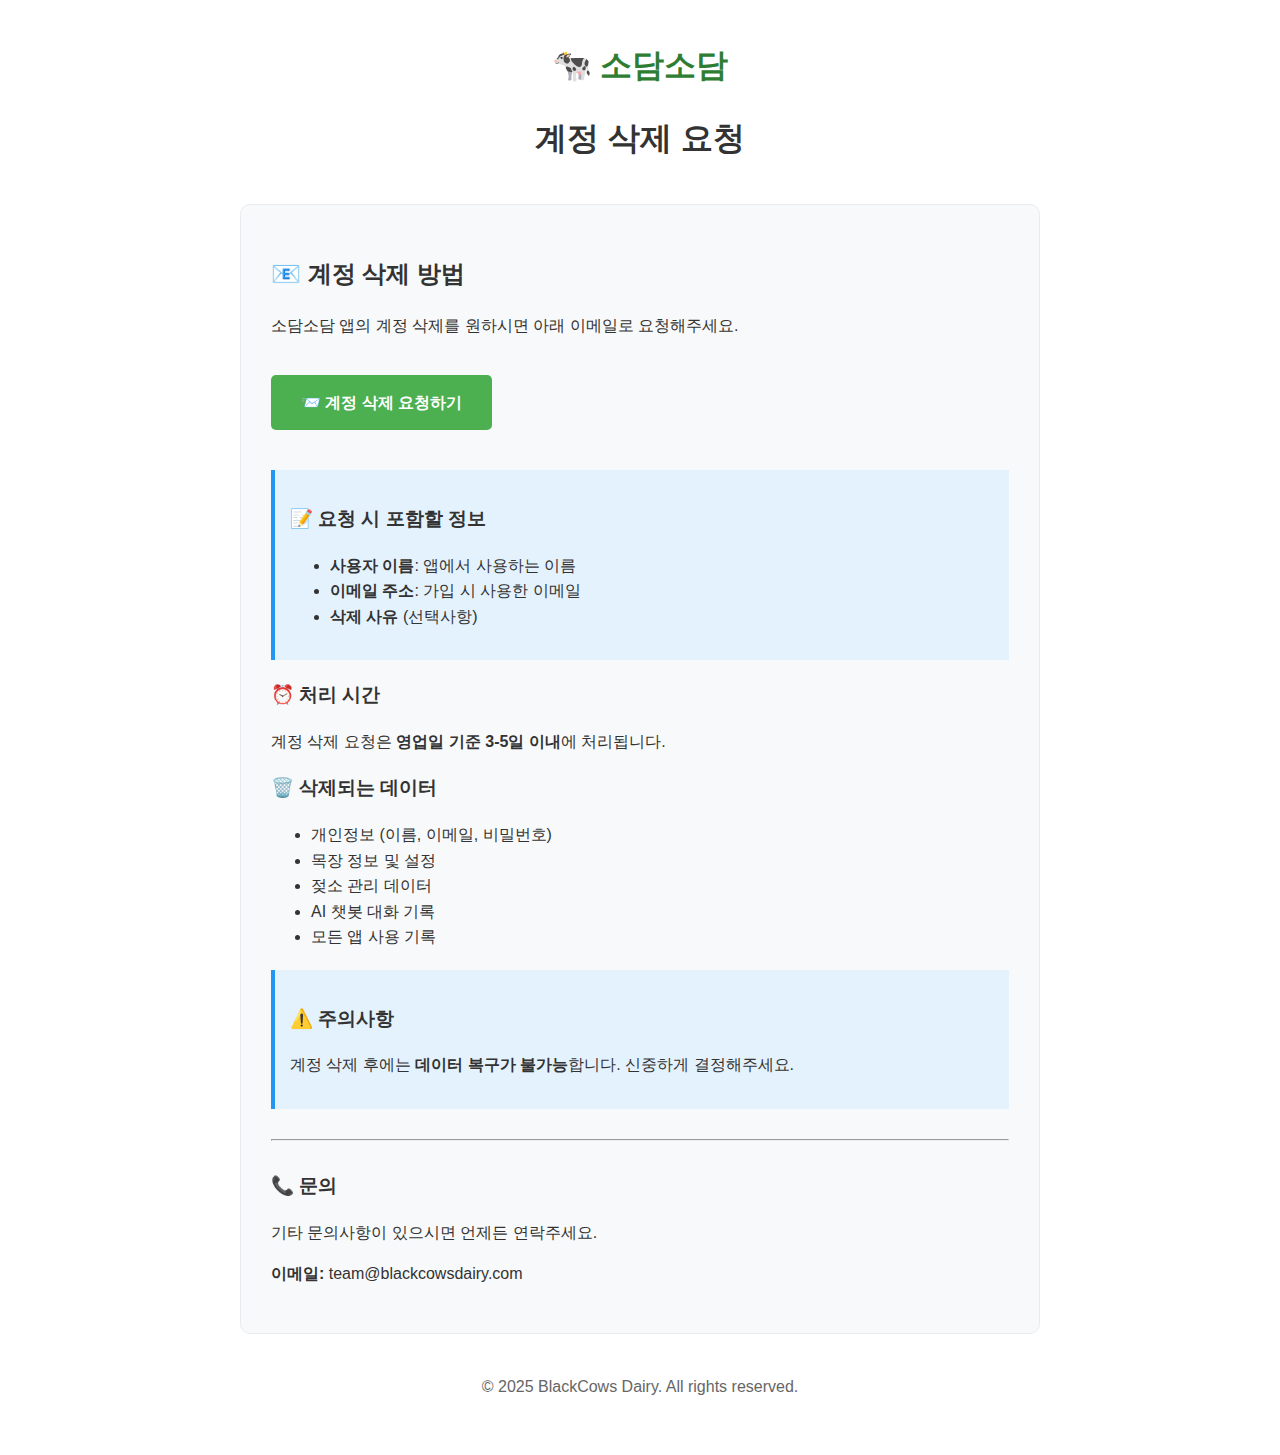
<file: account-deletion.html>
<!DOCTYPE html>
<html lang="ko">
<head>
    <meta charset="UTF-8">
    <meta name="viewport" content="width=device-width, initial-scale=1.0">
    <title>소담소담 - 계정 삭제 요청</title>
    <style>
        body {
            font-family: -apple-system, BlinkMacSystemFont, 'Segoe UI', Roboto, sans-serif;
            max-width: 800px;
            margin: 0 auto;
            padding: 40px 20px;
            line-height: 1.6;
            color: #333;
        }
        .header {
            text-align: center;
            margin-bottom: 40px;
        }
        .logo {
            font-size: 2em;
            font-weight: bold;
            color: #2E7D32;
            margin-bottom: 10px;
        }
        .container {
            background: #f8f9fa;
            padding: 30px;
            border-radius: 10px;
            border: 1px solid #e9ecef;
        }
        .email-button {
            background: #4CAF50;
            color: white;
            padding: 15px 30px;
            text-decoration: none;
            border-radius: 5px;
            display: inline-block;
            margin: 20px 0;
            font-weight: bold;
        }
        .email-button:hover {
            background: #45a049;
        }
        .info-box {
            background: #e3f2fd;
            border-left: 4px solid #2196F3;
            padding: 15px;
            margin: 20px 0;
        }
    </style>
</head>
<body>
    <div class="header">
        <div class="logo">🐄 소담소담</div>
        <h1>계정 삭제 요청</h1>
    </div>

    <div class="container">
        <h2>📧 계정 삭제 방법</h2>
        <p>소담소담 앱의 계정 삭제를 원하시면 아래 이메일로 요청해주세요.</p>
        
        <a href="mailto:team@blackcowsdairy.com?subject=소담소담 계정삭제요청&body=안녕하세요.%0A%0A계정 삭제를 요청합니다.%0A%0A- 사용자 이름: [여기에 입력]%0A- 이메일: [여기에 입력]%0A- 삭제 사유 (선택사항): [여기에 입력]%0A%0A감사합니다." 
           class="email-button">
            📨 계정 삭제 요청하기
        </a>

        <div class="info-box">
            <h3>📝 요청 시 포함할 정보</h3>
            <ul>
                <li><strong>사용자 이름</strong>: 앱에서 사용하는 이름</li>
                <li><strong>이메일 주소</strong>: 가입 시 사용한 이메일</li>
                <li><strong>삭제 사유</strong> (선택사항)</li>
            </ul>
        </div>

        <h3>⏰ 처리 시간</h3>
        <p>계정 삭제 요청은 <strong>영업일 기준 3-5일 이내</strong>에 처리됩니다.</p>

        <h3>🗑️ 삭제되는 데이터</h3>
        <ul>
            <li>개인정보 (이름, 이메일, 비밀번호)</li>
            <li>목장 정보 및 설정</li>
            <li>젖소 관리 데이터</li>
            <li>AI 챗봇 대화 기록</li>
            <li>모든 앱 사용 기록</li>
        </ul>

        <div class="info-box">
            <h3>⚠️ 주의사항</h3>
            <p>계정 삭제 후에는 <strong>데이터 복구가 불가능</strong>합니다. 신중하게 결정해주세요.</p>
        </div>

        <hr style="margin: 30px 0;">
        
        <h3>📞 문의</h3>
        <p>기타 문의사항이 있으시면 언제든 연락주세요.</p>
        <p><strong>이메일:</strong> team@blackcowsdairy.com</p>
    </div>

    <footer style="text-align: center; margin-top: 40px; color: #666;">
        <p>&copy; 2025 BlackCows Dairy. All rights reserved.</p>
    </footer>
</body>
</html>
</file>
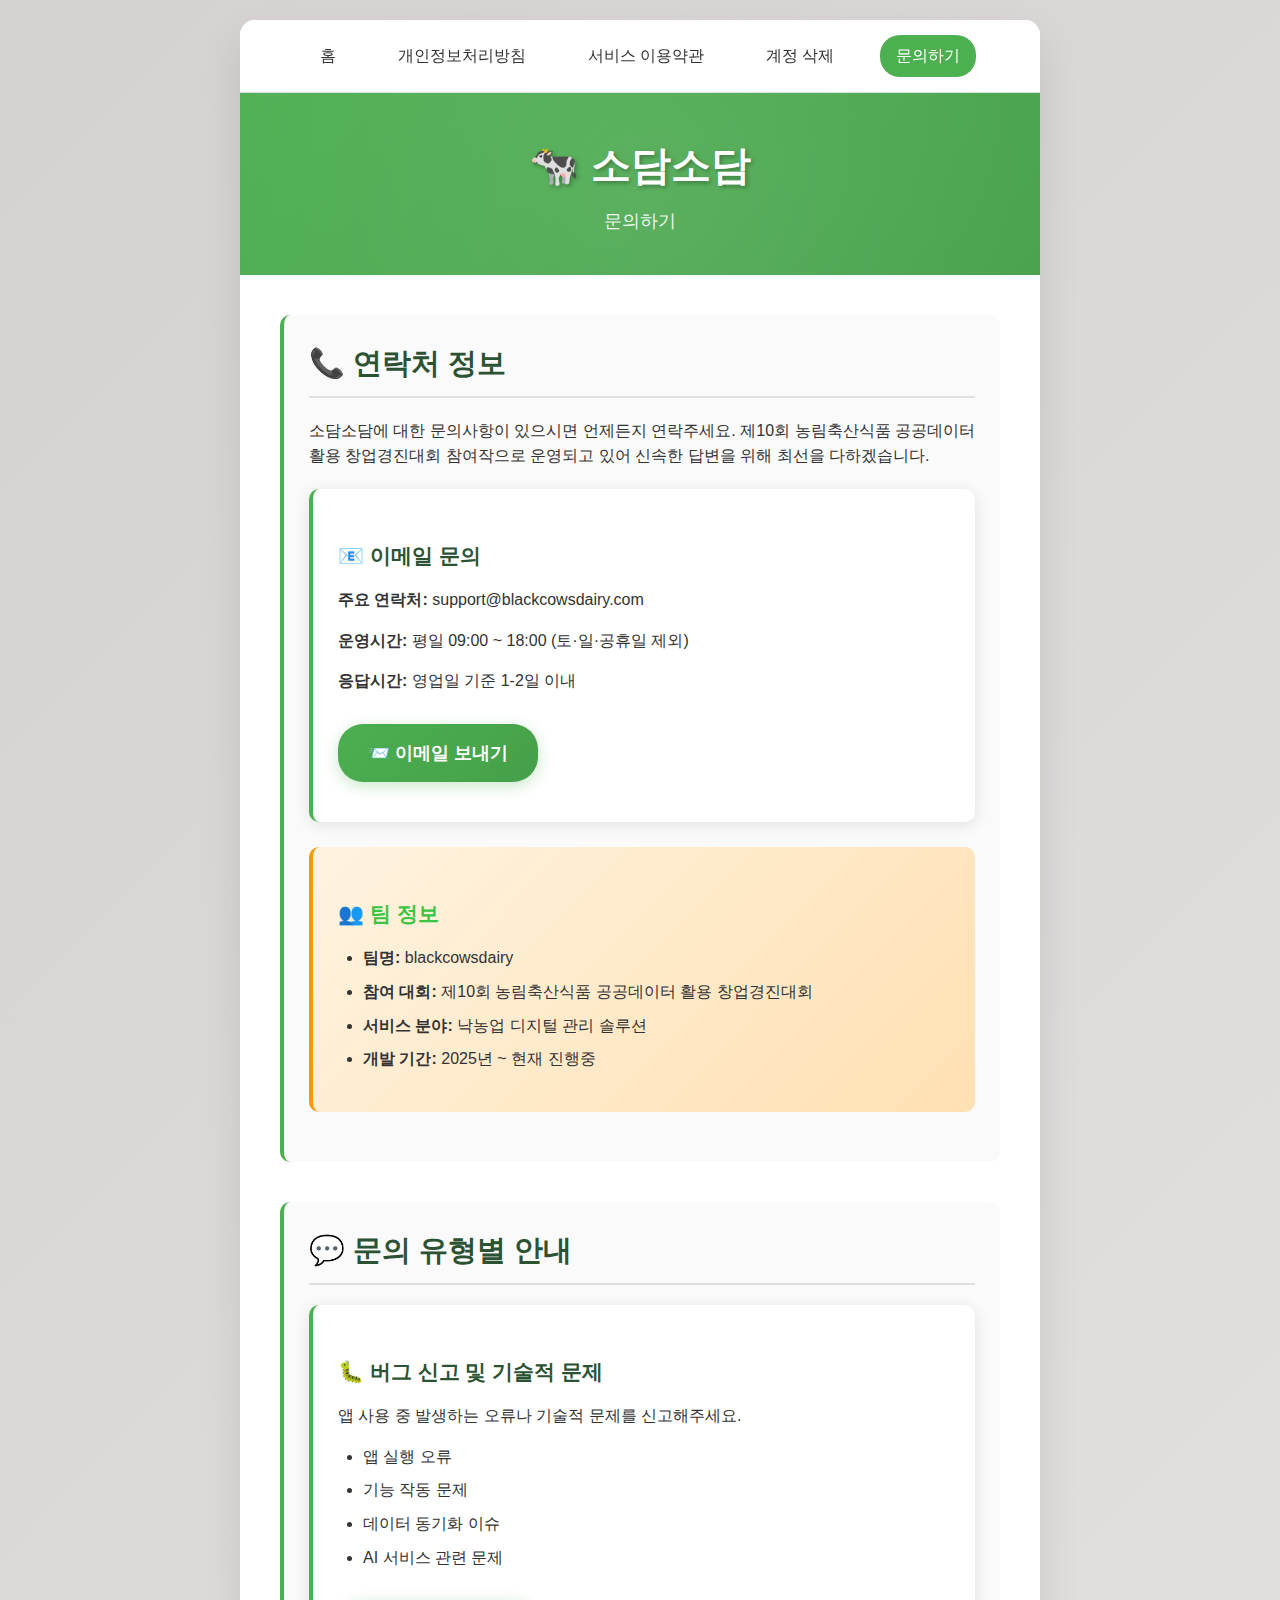
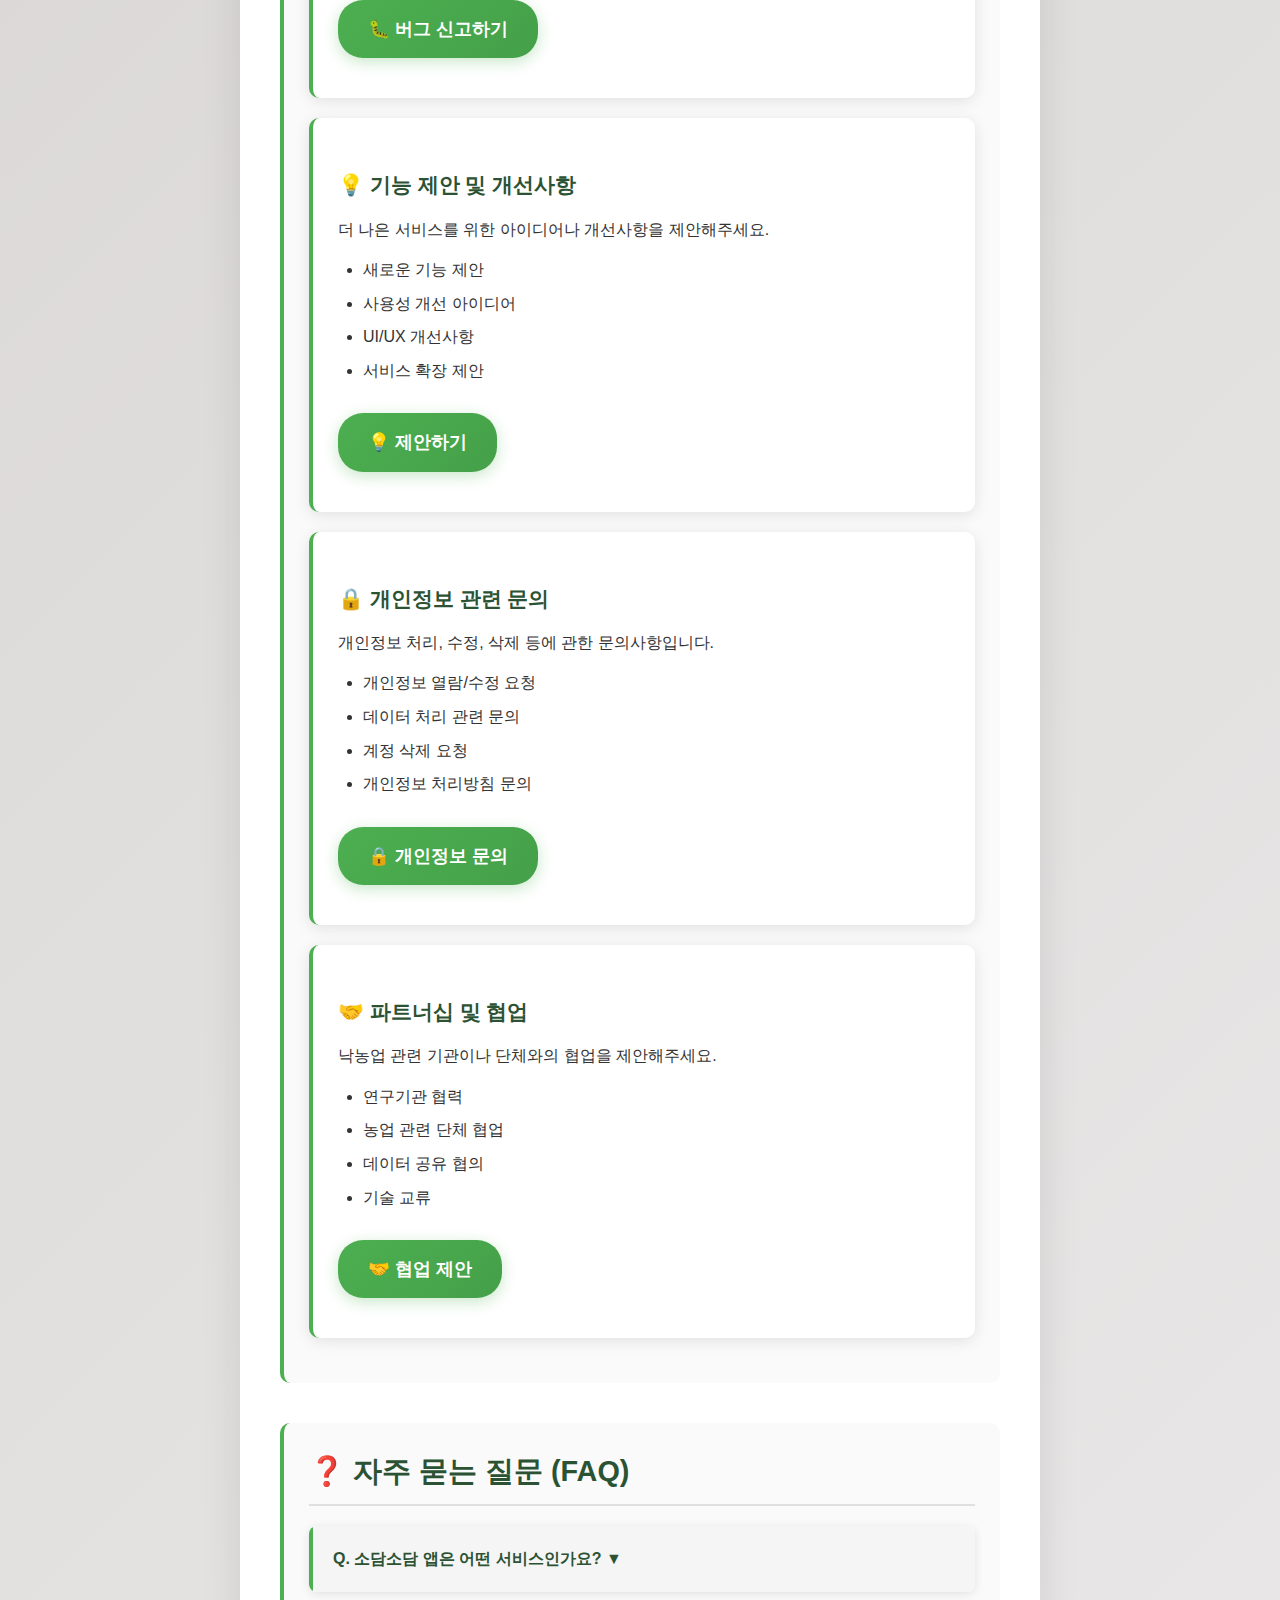
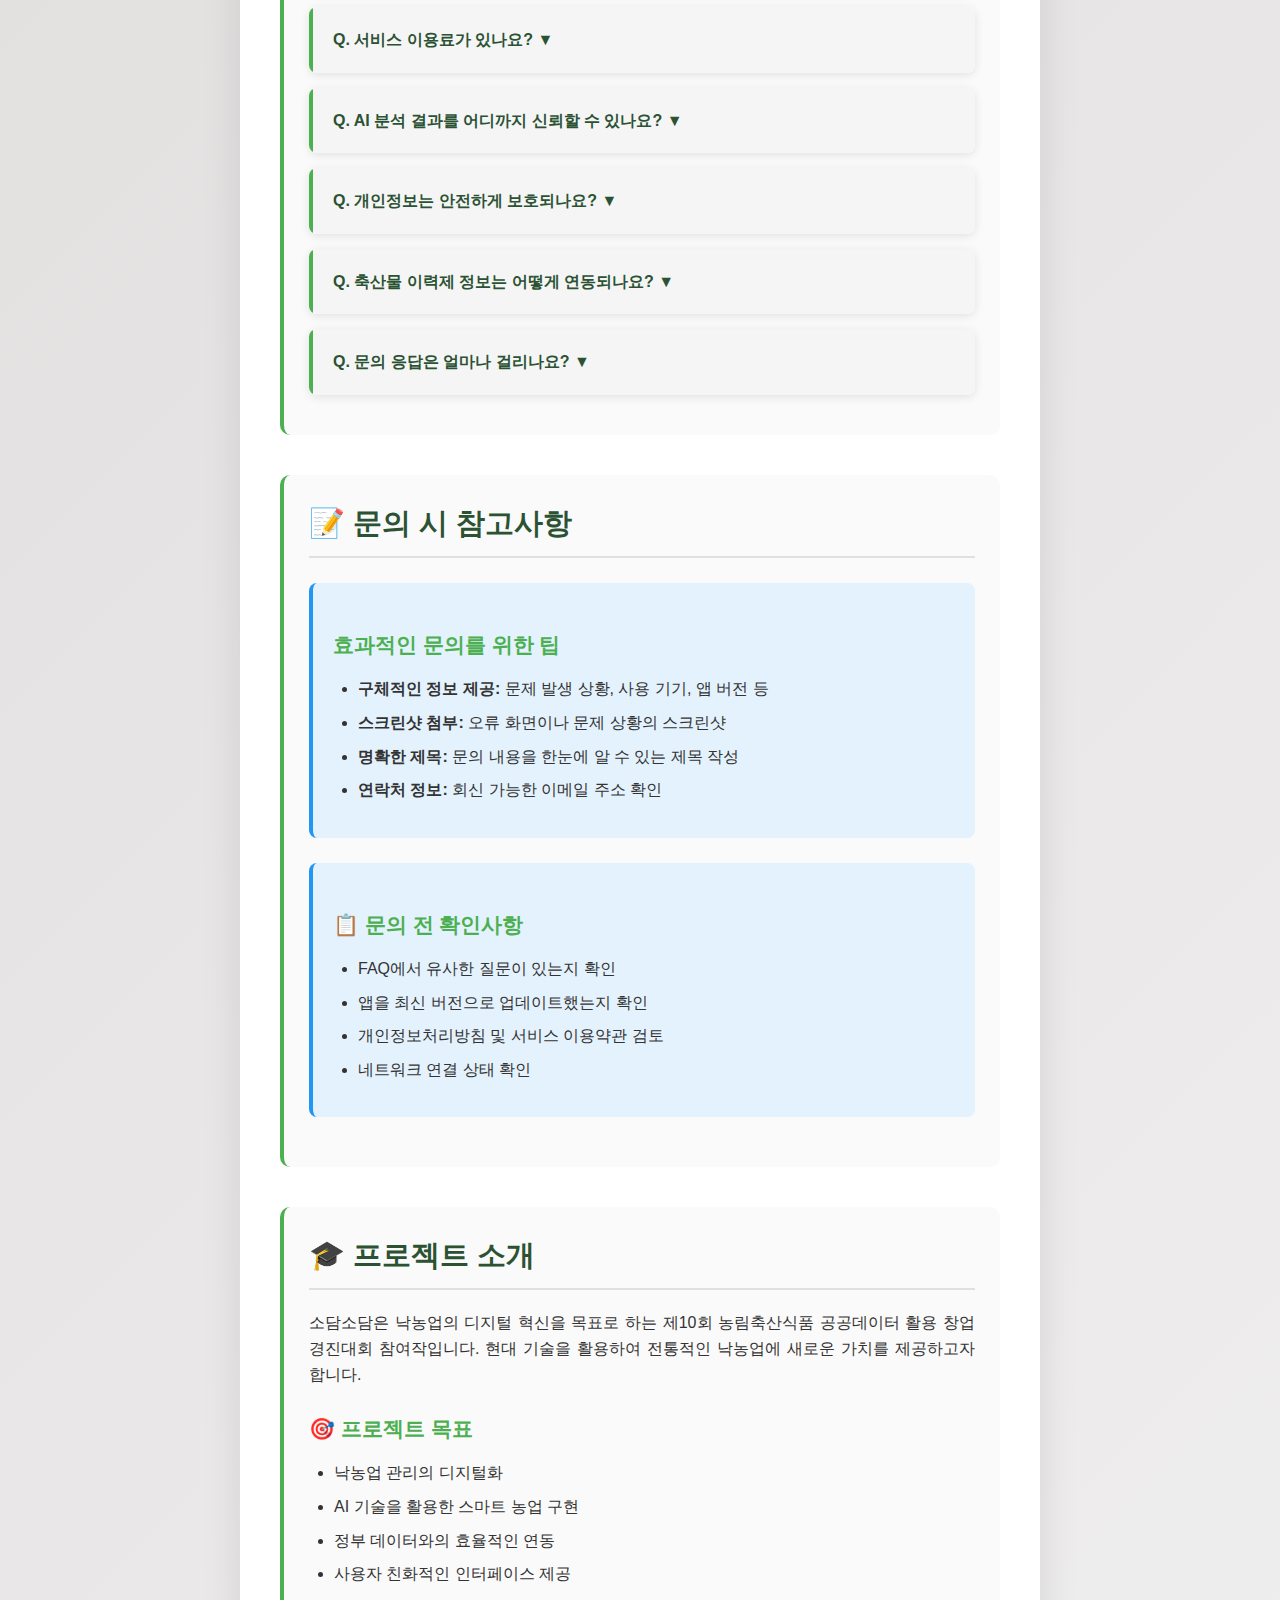
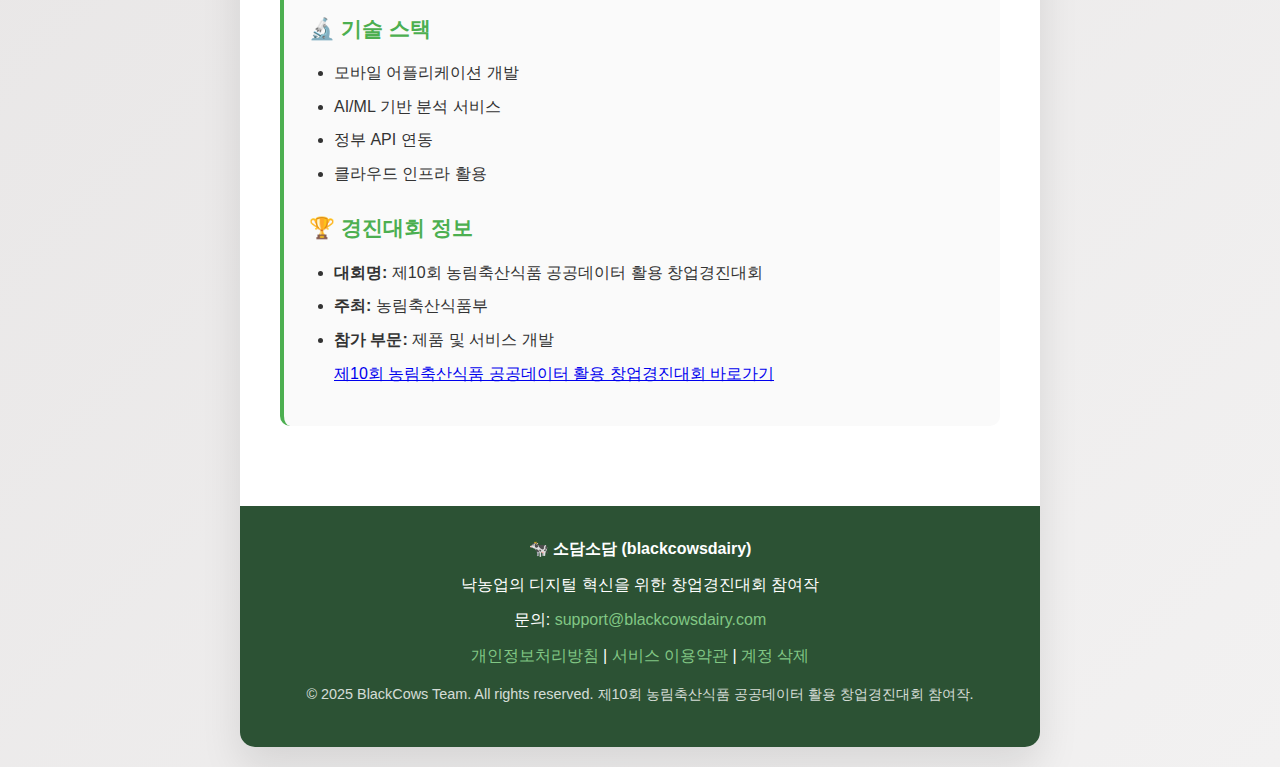
<file: contact.html>
<html lang="ko">
<head>
    <meta charset="UTF-8">
    <meta name="viewport" content="width=device-width, initial-scale=1.0">
    <title>소담소담 문의하기 | blackcowsdairy</title>
    <meta name="description" content="소담소담 낙농 관리 어플리케이션에 대한 문의 및 지원 페이지입니다.">
    <style>
        * {
            margin: 0;
            padding: 0;
            box-sizing: border-box;
        }

        body {
            font-family: 'Segoe UI', Tahoma, Geneva, Verdana, sans-serif;
            line-height: 1.6;
            color: #333;
            background: linear-gradient(135deg, #d5d1d1 0%, #f2f1f1 100%);
            min-height: 100vh;
            padding: 20px 0;
        }

        .container {
            max-width: 800px;
            margin: 0 auto;
            background: white;
            border-radius: 15px;
            box-shadow: 0 20px 40px rgba(0, 0, 0, 0.1);
            overflow: hidden;
            animation: slideUp 0.8s ease-out;
        }

        @keyframes slideUp {
            from {
                opacity: 0;
                transform: translateY(30px);
            }
            to {
                opacity: 1;
                transform: translateY(0);
            }
        }

        .header {
            background: linear-gradient(135deg, #4CAF50 0%, #45a049 100%);
            color: white;
            text-align: center;
            padding: 40px 30px;
            position: relative;
            overflow: hidden;
        }

        .header::before {
            content: '';
            position: absolute;
            top: -50%;
            left: -50%;
            width: 200%;
            height: 200%;
            background: radial-gradient(circle, rgba(255,255,255,0.1) 0%, transparent 70%);
            animation: rotate 20s linear infinite;
        }

        @keyframes rotate {
            0% { transform: rotate(0deg); }
            100% { transform: rotate(360deg); }
        }

        .header h1 {
            font-size: 2.5em;
            margin-bottom: 10px;
            position: relative;
            z-index: 1;
            text-shadow: 2px 2px 4px rgba(0,0,0,0.3);
        }

        .header .subtitle {
            font-size: 1.1em;
            opacity: 0.9;
            position: relative;
            z-index: 1;
        }

        .content {
            padding: 40px;
        }

        .nav-bar {
            background: rgba(255, 255, 255, 0.95);
            backdrop-filter: blur(10px);
            padding: 15px 40px;
            border-bottom: 1px solid #e0e0e0;
        }

        .nav-bar .nav-links {
            display: flex;
            justify-content: center;
            gap: 30px;
            flex-wrap: wrap;
        }

        .nav-bar a {
            color: #333;
            text-decoration: none;
            font-weight: 500;
            padding: 8px 16px;
            border-radius: 20px;
            transition: all 0.3s ease;
        }

        .nav-bar a:hover, .nav-bar a.active {
            background: #4CAF50;
            color: white;
        }

        .section {
            margin-bottom: 40px;
            padding: 25px;
            background: #fafafa;
            border-radius: 10px;
            border-left: 4px solid #4CAF50;
            transition: all 0.3s ease;
        }

        .section:hover {
            box-shadow: 0 5px 15px rgba(0,0,0,0.1);
            transform: translateY(-2px);
        }

        .section h2 {
            color: #2c5234;
            font-size: 1.8em;
            margin-bottom: 20px;
            padding-bottom: 10px;
            border-bottom: 2px solid #e0e0e0;
        }

        .section h3 {
            color: #4CAF50;
            font-size: 1.3em;
            margin: 25px 0 15px 0;
        }

        .section p {
            margin-bottom: 15px;
            text-align: justify;
        }

        .section ul, .section ol {
            margin-bottom: 15px;
            padding-left: 25px;
        }

        .section li {
            margin-bottom: 8px;
        }

        .contact-card {
            background: white;
            border-radius: 10px;
            padding: 25px;
            margin: 20px 0;
            box-shadow: 0 3px 15px rgba(0,0,0,0.1);
            border-left: 4px solid #4CAF50;
            transition: all 0.3s ease;
        }

        .contact-card:hover {
            transform: translateY(-3px);
            box-shadow: 0 5px 20px rgba(0,0,0,0.15);
        }

        .contact-card h3 {
            color: #2c5234;
            margin-bottom: 15px;
        }

        .email-button {
            background: linear-gradient(135deg, #4CAF50 0%, #45a049 100%);
            color: white;
            padding: 15px 30px;
            text-decoration: none;
            border-radius: 25px;
            display: inline-block;
            margin: 15px 0;
            font-weight: bold;
            font-size: 1.1em;
            transition: all 0.3s ease;
            box-shadow: 0 4px 15px rgba(76, 175, 80, 0.3);
        }

        .email-button:hover {
            background: linear-gradient(135deg, #45a049 0%, #2e7d32 100%);
            transform: translateY(-2px);
            box-shadow: 0 6px 20px rgba(76, 175, 80, 0.4);
        }

        .info-box {
            background: #e3f2fd;
            border-left: 4px solid #2196F3;
            padding: 20px;
            margin: 25px 0;
            border-radius: 8px;
        }

        .faq-item {
            background: white;
            border-radius: 8px;
            margin: 15px 0;
            overflow: hidden;
            box-shadow: 0 2px 10px rgba(0,0,0,0.1);
        }

        .faq-question {
            background: #f5f5f5;
            padding: 20px;
            cursor: pointer;
            font-weight: bold;
            color: #2c5234;
            border-left: 4px solid #4CAF50;
            transition: all 0.3s ease;
        }

        .faq-question:hover {
            background: #e8f5e8;
        }

        .faq-answer {
            padding: 20px;
            display: none;
            background: white;
            border-top: 1px solid #e0e0e0;
        }

        .faq-answer.active {
            display: block;
            animation: fadeIn 0.3s ease;
        }

        @keyframes fadeIn {
            from { opacity: 0; }
            to { opacity: 1; }
        }

        .team-info {
            background: linear-gradient(135deg, #fff3e0 0%, #ffe0b2 100%);
            border-radius: 10px;
            padding: 25px;
            margin: 25px 0;
            border-left: 4px solid #ff9800;
        }

        .team-info h3 {
            color: #3ac443;
            margin-bottom: 15px;
        }

        .footer {
            background: #2c5234;
            color: white;
            text-align: center;
            padding: 30px;
        }

        .footer p {
            margin-bottom: 10px;
        }

        .footer a {
            color: #81c784;
            text-decoration: none;
        }

        .footer a:hover {
            color: #a5d6a7;
        }

        .back-to-top {
            position: fixed;
            bottom: 30px;
            right: 30px;
            background: #4CAF50;
            color: white;
            border: none;
            border-radius: 50%;
            width: 50px;
            height: 50px;
            cursor: pointer;
            font-size: 18px;
            opacity: 0;
            transition: all 0.3s ease;
            z-index: 1000;
        }

        .back-to-top.visible {
            opacity: 1;
        }

        .back-to-top:hover {
            background: #45a049;
            transform: scale(1.1);
        }

        @media (max-width: 768px) {
            .container {
                margin: 10px;
                border-radius: 10px;
            }

            .header {
                padding: 30px 20px;
            }

            .header h1 {
                font-size: 2em;
            }

            .content {
                padding: 20px;
            }

            .section {
                padding: 15px;
            }

            .nav-bar {
                padding: 10px 20px;
            }

            .nav-bar .nav-links {
                gap: 15px;
            }

            .back-to-top {
                bottom: 20px;
                right: 20px;
                width: 45px;
                height: 45px;
            }
        }
    </style>
</head>
<body>
    <div class="container">
        <div class="nav-bar">
            <div class="nav-links">
                <a href="index.html">홈</a>
                <a href="privacy-policy.html">개인정보처리방침</a>
                <a href="terms-of-service.html">서비스 이용약관</a>
                <a href="account-deletion.html">계정 삭제</a>
                <a href="#" class="active">문의하기</a>
            </div>
        </div>

        <div class="header">
            <h1>🐄 소담소담</h1>
            <div class="subtitle">문의하기</div>
        </div>

        <div class="content">
            <div class="section">
                <h2>📞 연락처 정보</h2>
                <p>소담소담에 대한 문의사항이 있으시면 언제든지 연락주세요. 제10회 농림축산식품 공공데이터 활용 창업경진대회 참여작으로 운영되고 있어 신속한 답변을 위해 최선을 다하겠습니다.</p>
                
                <div class="contact-card">
                    <h3>📧 이메일 문의</h3>
                    <p><strong>주요 연락처:</strong> support@blackcowsdairy.com</p>
                    <p><strong>운영시간:</strong> 평일 09:00 ~ 18:00 (토·일·공휴일 제외)</p>
                    <p><strong>응답시간:</strong> 영업일 기준 1-2일 이내</p>
                    
                    <a href="mailto:support@blackcowsdairy.com?subject=소담소담 문의" class="email-button">
                        📨 이메일 보내기
                    </a>
                </div>

                <div class="team-info">
                    <h3>👥 팀 정보</h3>
                    <ul>
                        <li><strong>팀명:</strong> blackcowsdairy</li>
                        <li><strong>참여 대회:</strong> 제10회 농림축산식품 공공데이터 활용 창업경진대회</li>
                        <li><strong>서비스 분야:</strong> 낙농업 디지털 관리 솔루션</li>
                        <li><strong>개발 기간:</strong> 2025년 ~ 현재 진행중</li>
                    </ul>
                </div>
            </div>

            <div class="section">
                <h2>💬 문의 유형별 안내</h2>
                
                <div class="contact-card">
                    <h3>🐛 버그 신고 및 기술적 문제</h3>
                    <p>앱 사용 중 발생하는 오류나 기술적 문제를 신고해주세요.</p>
                    <ul>
                        <li>앱 실행 오류</li>
                        <li>기능 작동 문제</li>
                        <li>데이터 동기화 이슈</li>
                        <li>AI 서비스 관련 문제</li>
                    </ul>
                    <a href="mailto:support@blackcowsdairy.com?subject=버그 신고 - " class="email-button">
                        🐛 버그 신고하기
                    </a>
                </div>

                <div class="contact-card">
                    <h3>💡 기능 제안 및 개선사항</h3>
                    <p>더 나은 서비스를 위한 아이디어나 개선사항을 제안해주세요.</p>
                    <ul>
                        <li>새로운 기능 제안</li>
                        <li>사용성 개선 아이디어</li>
                        <li>UI/UX 개선사항</li>
                        <li>서비스 확장 제안</li>
                    </ul>
                    <a href="mailto:support@blackcowsdairy.com?subject=기능 제안 - " class="email-button">
                        💡 제안하기
                    </a>
                </div>

                <div class="contact-card">
                    <h3>🔒 개인정보 관련 문의</h3>
                    <p>개인정보 처리, 수정, 삭제 등에 관한 문의사항입니다.</p>
                    <ul>
                        <li>개인정보 열람/수정 요청</li>
                        <li>데이터 처리 관련 문의</li>
                        <li>계정 삭제 요청</li>
                        <li>개인정보 처리방침 문의</li>
                    </ul>
                    <a href="mailto:support@blackcowsdairy.com?subject=개인정보 문의 - " class="email-button">
                        🔒 개인정보 문의
                    </a>
                </div>

                <div class="contact-card">
                    <h3>🤝 파트너십 및 협업</h3>
                    <p>낙농업 관련 기관이나 단체와의 협업을 제안해주세요.</p>
                    <ul>
                        <li>연구기관 협력</li>
                        <li>농업 관련 단체 협업</li>
                        <li>데이터 공유 협의</li>
                        <li>기술 교류</li>
                    </ul>
                    <a href="mailto:support@blackcowsdairy.com?subject=협업 제안 - " class="email-button">
                        🤝 협업 제안
                    </a>
                </div>
            </div>

            <div class="section">
                <h2>❓ 자주 묻는 질문 (FAQ)</h2>
                
                <div class="faq-item">
                    <div class="faq-question" onclick="toggleFaq(this)">
                        Q. 소담소담 앱은 어떤 서비스인가요? ▼
                    </div>
                    <div class="faq-answer">
                        <p> 소담소담은 낙농업 종사자를 위한 디지털 관리 솔루션입니다. 젖소 관리, AI 분석, 축산물 이력제 연동 등의 기능을 제공하는 제10회 농림축산식품 공공데이터 활용 창업경진대회 참여작입니다.</p>
                    </div>
                </div>

                <div class="faq-item">
                    <div class="faq-question" onclick="toggleFaq(this)">
                        Q. 서비스 이용료가 있나요? ▼
                    </div>
                    <div class="faq-answer">
                        <p> 현재 소담소담은 제10회 농림축산식품 공공데이터 활용 창업경진대회 참여작으로 무료 서비스입니다. 현재 별도의 이용료는 없습니다.</p>
                    </div>
                </div>

                <div class="faq-item">
                    <div class="faq-question" onclick="toggleFaq(this)">
                        Q. AI 분석 결과를 어디까지 신뢰할 수 있나요? ▼
                    </div>
                    <div class="faq-answer">
                        <p> AI 분석 결과는 참고용 정보입니다. 실제 농장 관리 결정은 반드시 해당 분야 전문가와 상의하거나 본인의 판단 하에 이루어져야 합니다.</p>
                    </div>
                </div>

                <div class="faq-item">
                    <div class="faq-question" onclick="toggleFaq(this)">
                        Q. 개인정보는 안전하게 보호되나요? ▼
                    </div>
                    <div class="faq-answer">
                        <p> 네, 개인정보보호법에 따라 안전하게 관리됩니다. 사용자의 개인정보는 AI 학습에 사용되지 않으며, 대화 내용은 14일 후 자동 삭제됩니다. 자세한 내용은 개인정보처리방침을 참고해주세요.</p>
                    </div>
                </div>

                <div class="faq-item">
                    <div class="faq-question" onclick="toggleFaq(this)">
                        Q. 축산물 이력제 정보는 어떻게 연동되나요? ▼
                    </div>
                    <div class="faq-answer">
                        <p> 이표번호를 입력하면 축산물품질평가원의 공개 API를 통해 정부 데이터베이스와 연동됩니다. 개인정보는 전송되지 않으며, 공개된 축산물 이력 정보만 조회됩니다.</p>
                    </div>
                </div>

                <div class="faq-item">
                    <div class="faq-question" onclick="toggleFaq(this)">
                        Q. 문의 응답은 얼마나 걸리나요? ▼
                    </div>
                    <div class="faq-answer">
                        <p> 제10회 농림축산식품 공공데이터 활용 창업경진대회 참여작으로 운영되어 영업일 기준 1-3일 이내에 답변드리고 있습니다. 복잡한 기술적 문의의 경우 다소 더 시간이 걸릴 수 있습니다.</p>
                    </div>
                </div>
            </div>

            <div class="section">
                <h2>📝 문의 시 참고사항</h2>
                
                <div class="info-box">
                    <h3>효과적인 문의를 위한 팁</h3>
                    <ul>
                        <li><strong>구체적인 정보 제공:</strong> 문제 발생 상황, 사용 기기, 앱 버전 등</li>
                        <li><strong>스크린샷 첨부:</strong> 오류 화면이나 문제 상황의 스크린샷</li>
                        <li><strong>명확한 제목:</strong> 문의 내용을 한눈에 알 수 있는 제목 작성</li>
                        <li><strong>연락처 정보:</strong> 회신 가능한 이메일 주소 확인</li>
                    </ul>
                </div>

                <div class="info-box">
                    <h3>📋 문의 전 확인사항</h3>
                    <ul>
                        <li>FAQ에서 유사한 질문이 있는지 확인</li>
                        <li>앱을 최신 버전으로 업데이트했는지 확인</li>
                        <li>개인정보처리방침 및 서비스 이용약관 검토</li>
                        <li>네트워크 연결 상태 확인</li>
                    </ul>
                </div>
            </div>

            <div class="section">
                <h2>🎓 프로젝트 소개</h2>
                <p>소담소담은 낙농업의 디지털 혁신을 목표로 하는 제10회 농림축산식품 공공데이터 활용 창업경진대회 참여작입니다. 현대 기술을 활용하여 전통적인 낙농업에 새로운 가치를 제공하고자 합니다.</p>
                
                <h3>🎯 프로젝트 목표</h3>
                <ul>
                    <li>낙농업 관리의 디지털화</li>
                    <li>AI 기술을 활용한 스마트 농업 구현</li>
                    <li>정부 데이터와의 효율적인 연동</li>
                    <li>사용자 친화적인 인터페이스 제공</li>
                </ul>

                <h3>🔬 기술 스택</h3>
                <ul>
                    <li>모바일 어플리케이션 개발</li>
                    <li>AI/ML 기반 분석 서비스</li>
                    <li>정부 API 연동</li>
                    <li>클라우드 인프라 활용</li>
                </ul>

                <h3>🏆 경진대회 정보</h3>
                <ul>
                    <li><strong>대회명:</strong> 제10회 농림축산식품 공공데이터 활용 창업경진대회</li>
                    <li><strong>주최:</strong> 농림축산식품부</li>
                    <li><strong>참가 부문:</strong> 제품 및 서비스 개발</li>
                    <a href="https://data.mafra.go.kr/contest/competitionNew.do">제10회 농림축산식품 공공데이터 활용 창업경진대회 바로가기</a>
                </ul>
            </div>
        </div>

        <div class="footer">
            <p><strong>🐄 소담소담 (blackcowsdairy)</strong></p>
            <p>낙농업의 디지털 혁신을 위한 창업경진대회 참여작</p>
            <p>문의: <a href="mailto:support@blackcowsdairy.com">support@blackcowsdairy.com</a></p>
            <p><a href="privacy-policy.html">개인정보처리방침</a> | <a href="terms-of-service.html">서비스 이용약관</a> | <a href="account-deletion.html">계정 삭제</a></p>
            <p style="margin-top: 15px; font-size: 0.9em; opacity: 0.8;">
                © 2025 BlackCows Team. All rights reserved. 제10회 농림축산식품 공공데이터 활용 창업경진대회 참여작.
            </p>
        </div>
    </div>

    <button class="back-to-top" onclick="scrollToTop()">↑</button>

    <script>
        // FAQ 토글 기능
        function toggleFaq(element) {
            const answer = element.nextElementSibling;
            const allAnswers = document.querySelectorAll('.faq-answer');
            const allQuestions = document.querySelectorAll('.faq-question');
            
            // 다른 FAQ 닫기
            allAnswers.forEach(item => {
                if (item !== answer) {
                    item.classList.remove('active');
                }
            });
            
            // 클릭된 FAQ 토글
            answer.classList.toggle('active');
            
            // 화살표 방향 변경
            allQuestions.forEach(question => {
                if (question !== element) {
                    question.innerHTML = question.innerHTML.replace('▲', '▼');
                }
            });
            
            if (answer.classList.contains('active')) {
                element.innerHTML = element.innerHTML.replace('▼', '▲');
            } else {
                element.innerHTML = element.innerHTML.replace('▲', '▼');
            }
        }

        // 스크롤 시 상단 이동 버튼 표시
        window.addEventListener('scroll', function() {
            const backToTop = document.querySelector('.back-to-top');
            if (window.pageYOffset > 300) {
                backToTop.classList.add('visible');
            } else {
                backToTop.classList.remove('visible');
            }
        });

        // 상단으로 스크롤
        function scrollToTop() {
            window.scrollTo({
                top: 0,
                behavior: 'smooth'
            });
        }

        // 섹션 hover 효과
        document.querySelectorAll('.section').forEach(section => {
            section.addEventListener('mouseenter', function() {
                this.style.transform = 'translateY(-3px)';
            });
            
            section.addEventListener('mouseleave', function() {
                this.style.transform = 'translateY(0)';
            });
        });

        // 페이지 로드 애니메이션
        window.addEventListener('load', function() {
            document.querySelectorAll('.section').forEach((section, index) => {
                section.style.opacity = '0';
                section.style.transform = 'translateY(30px)';
                
                setTimeout(() => {
                    section.style.transition = 'all 0.6s ease';
                    section.style.opacity = '1';
                    section.style.transform = 'translateY(0)';
                }, index * 100);
            });
        });
    </script>
</body>
</html>
</file>
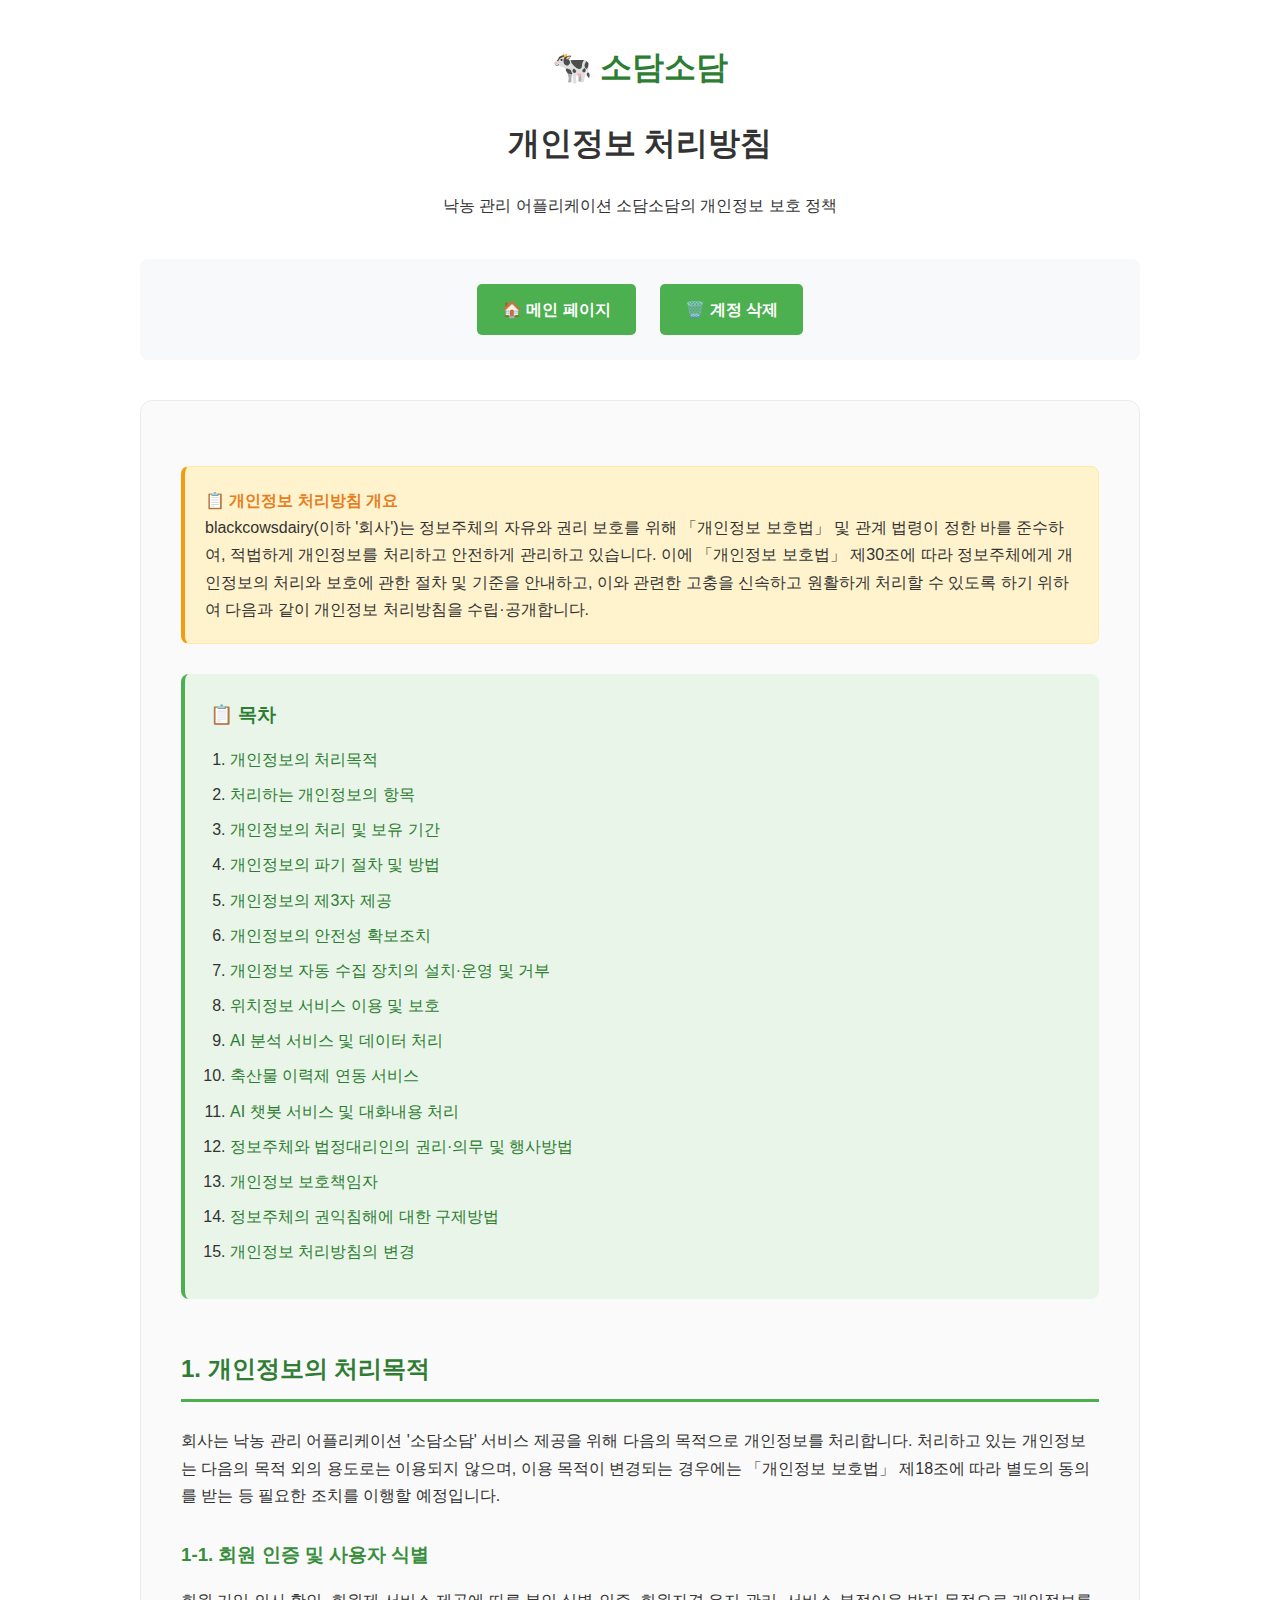
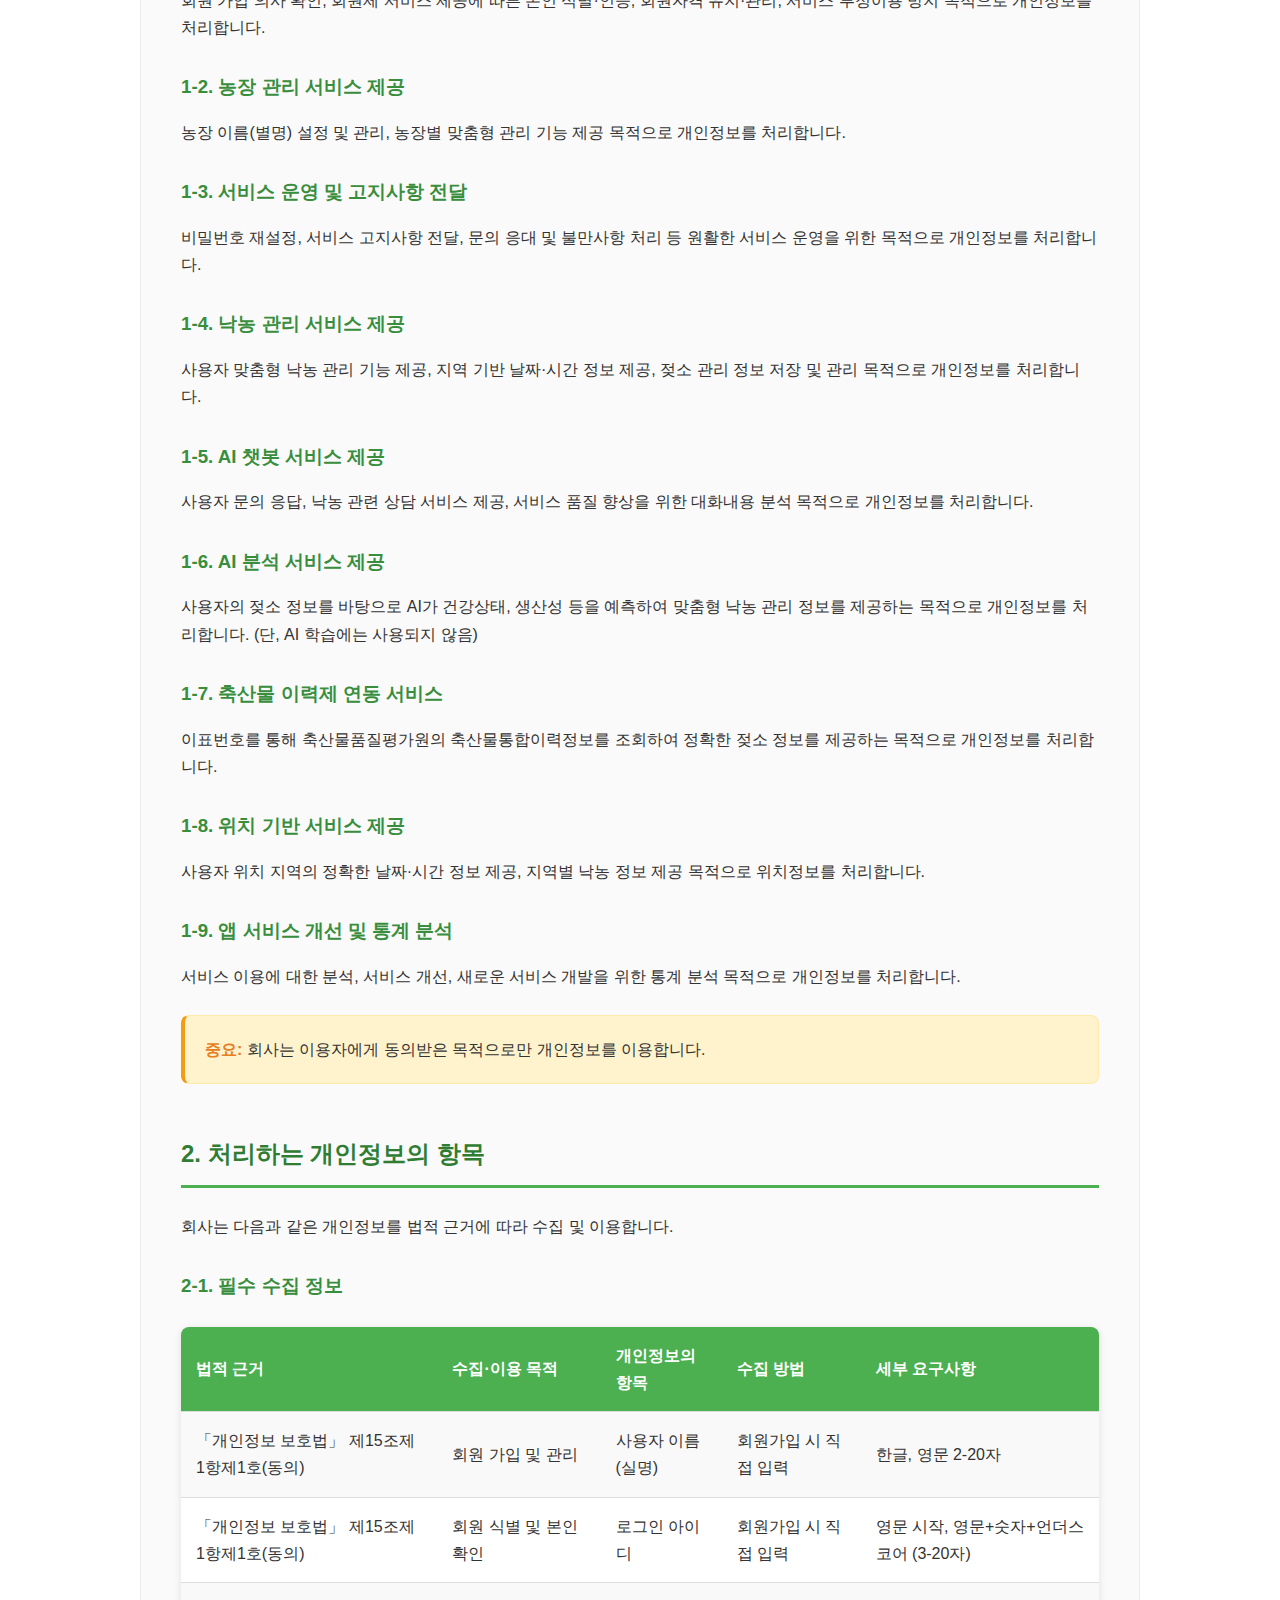
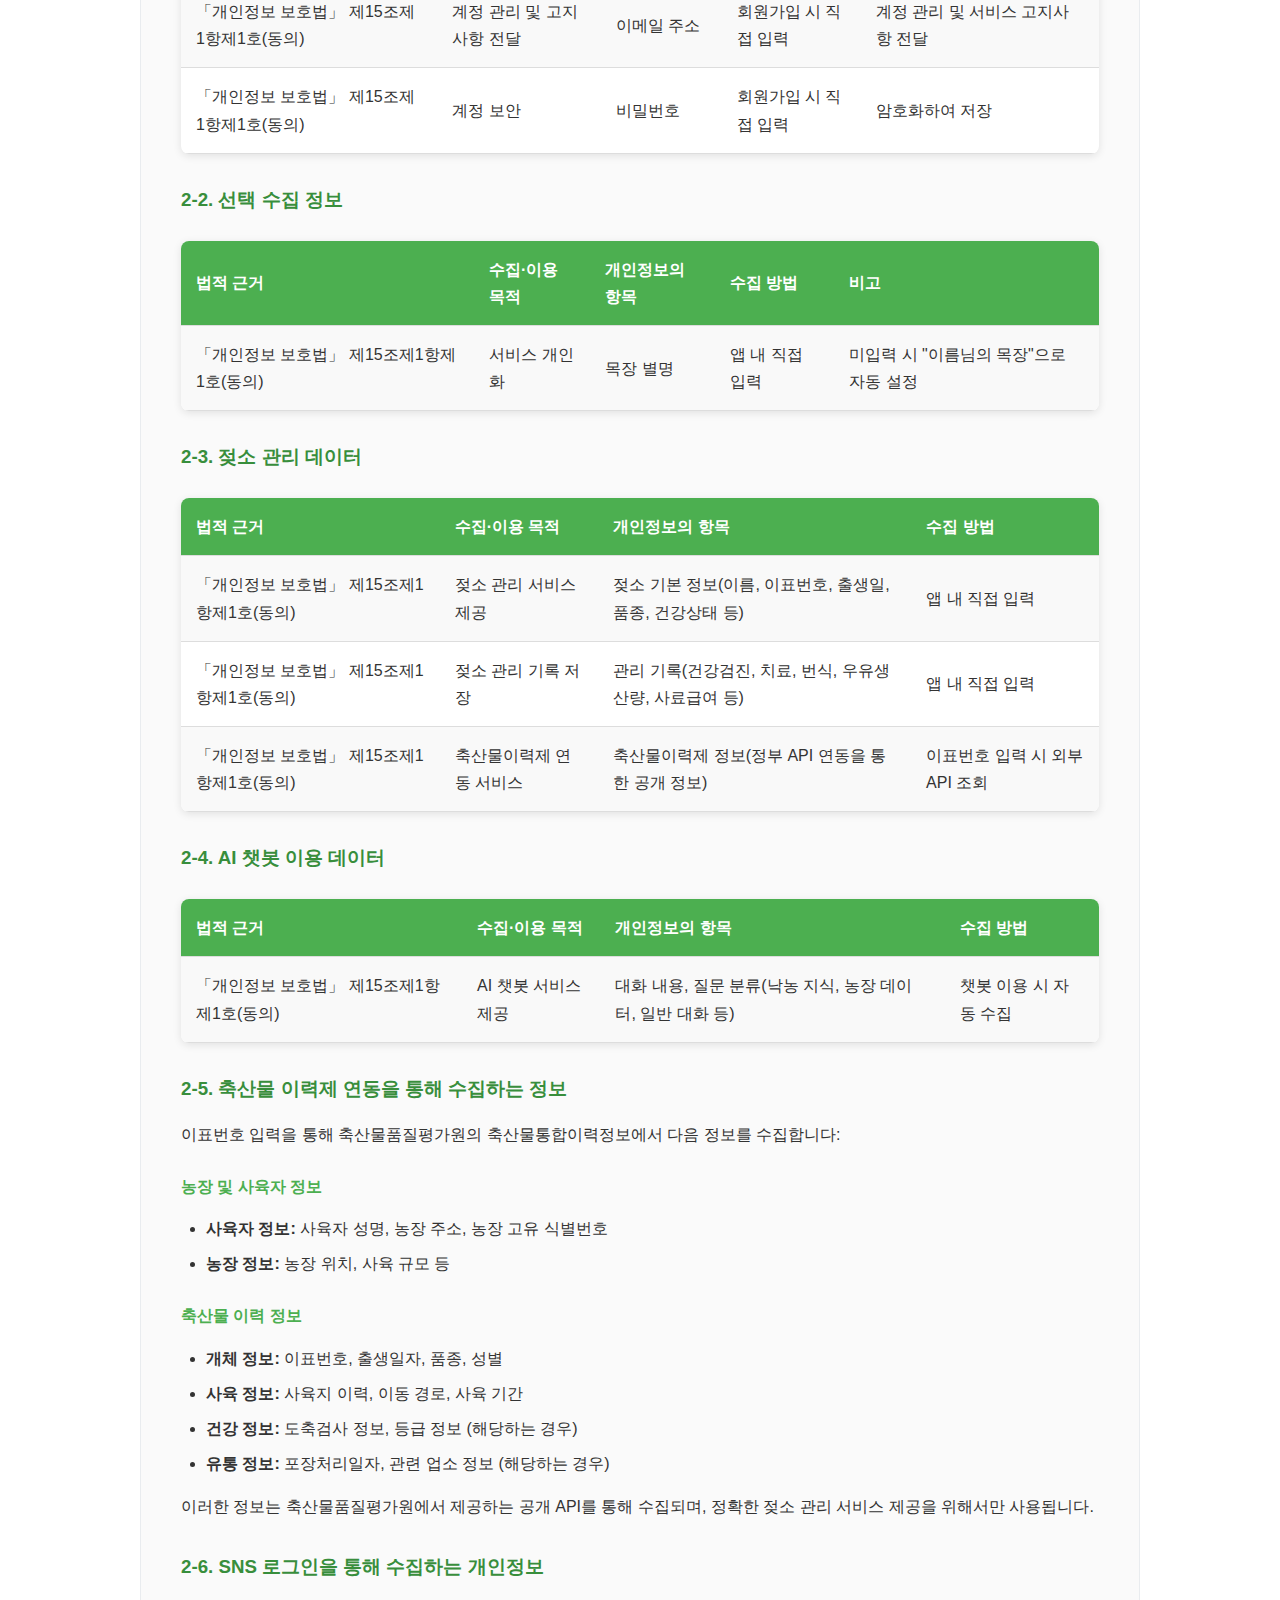
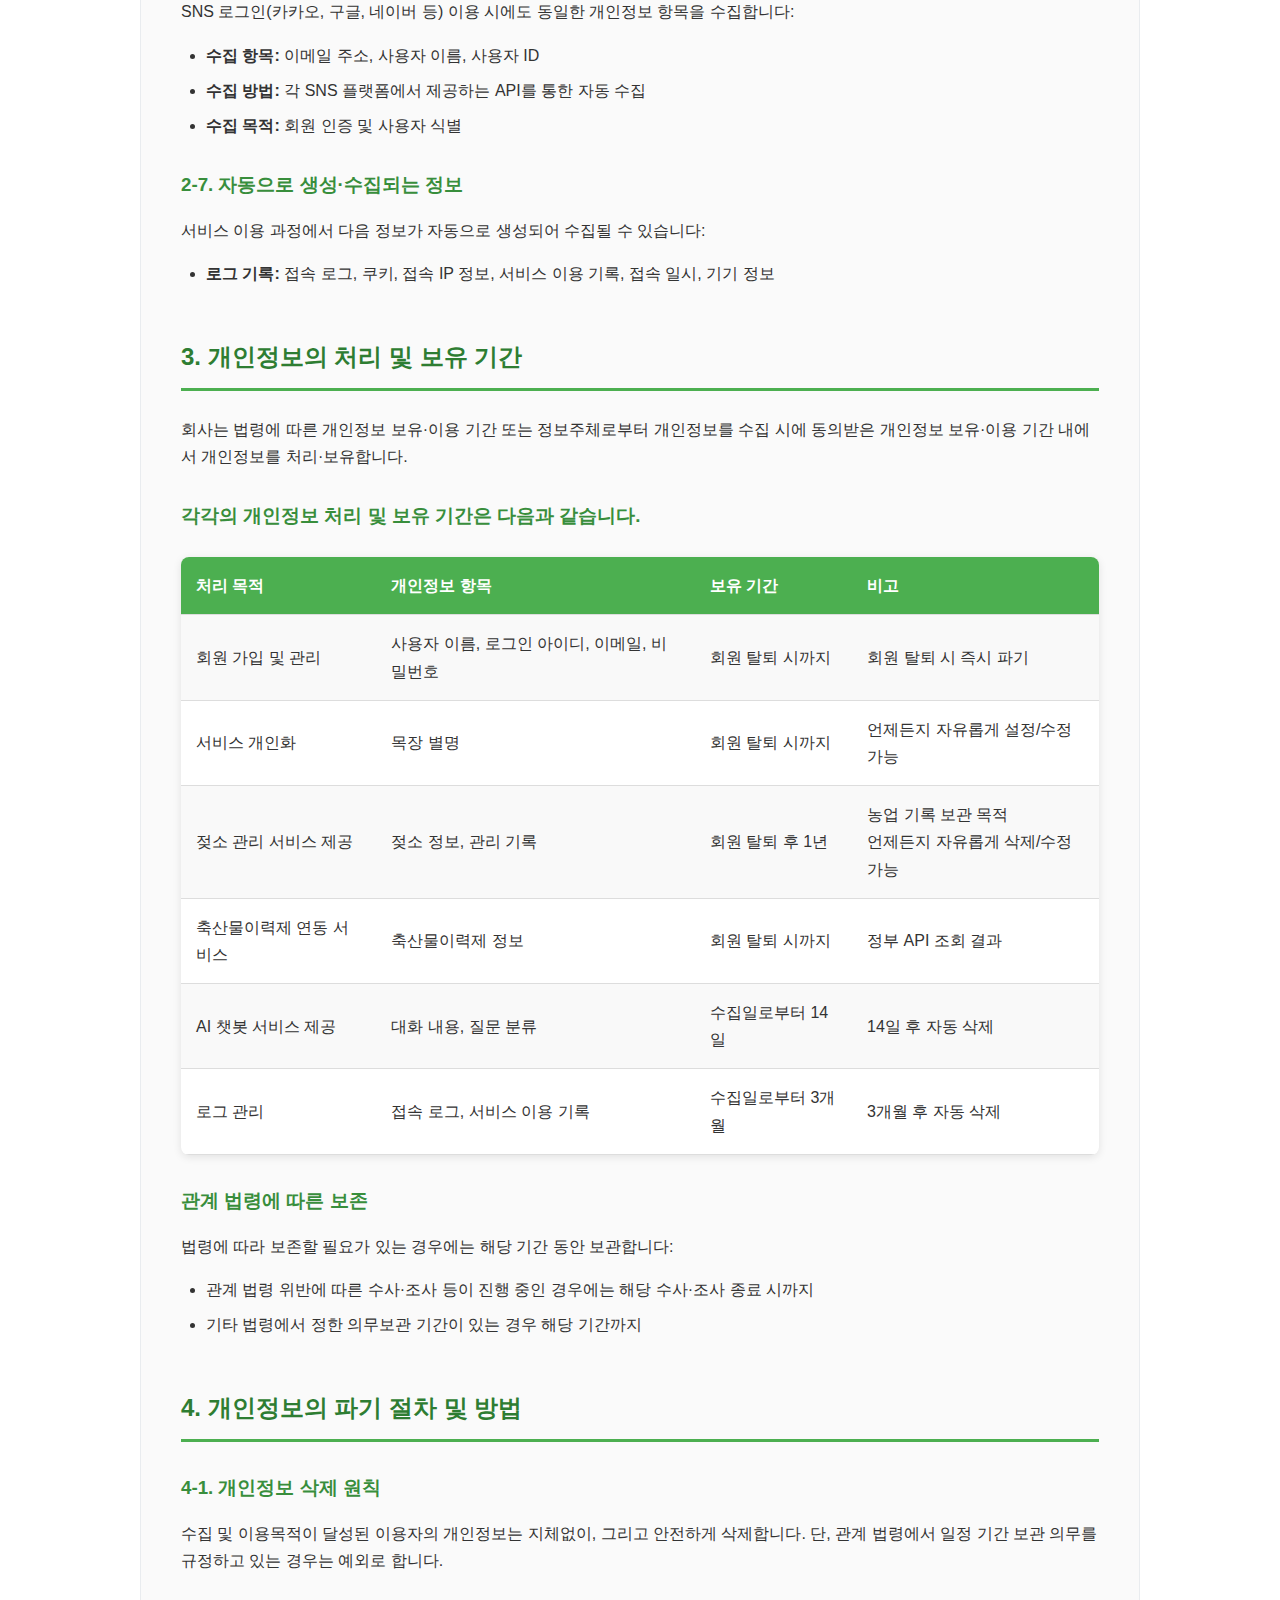
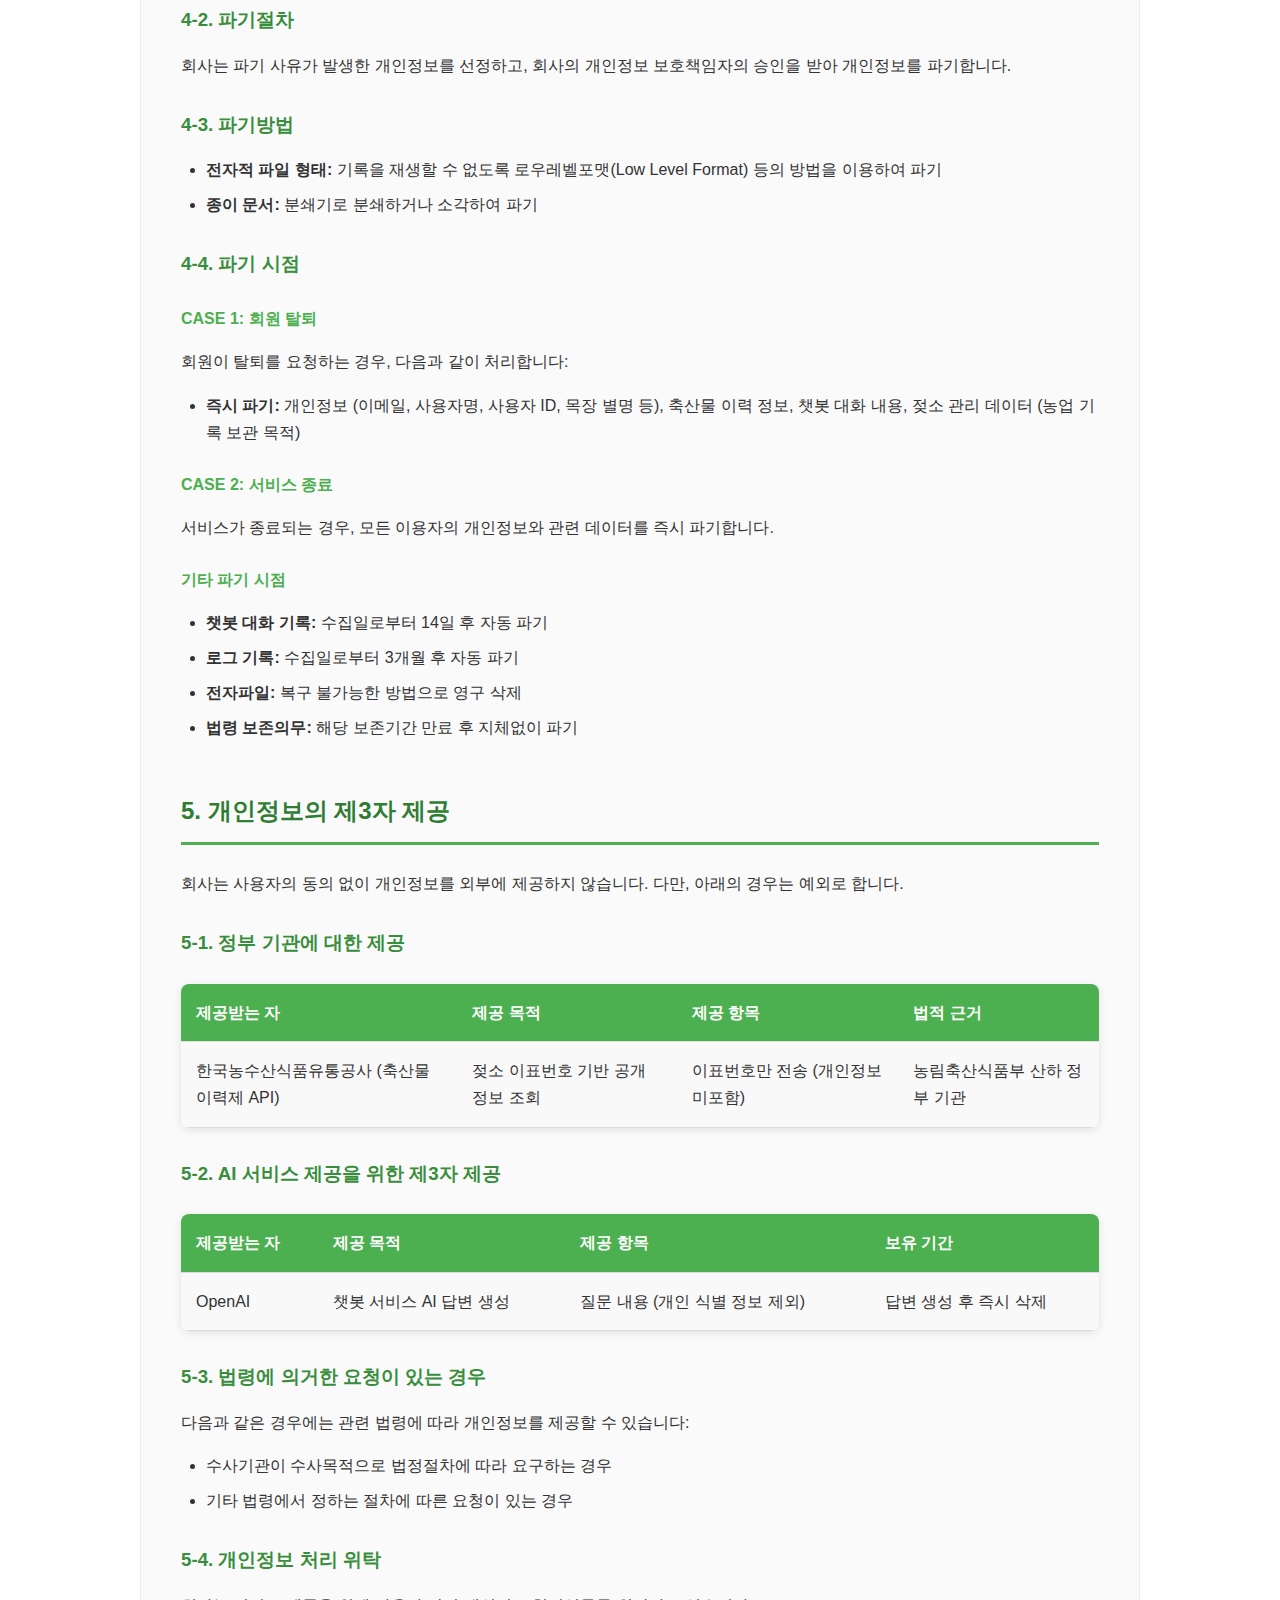
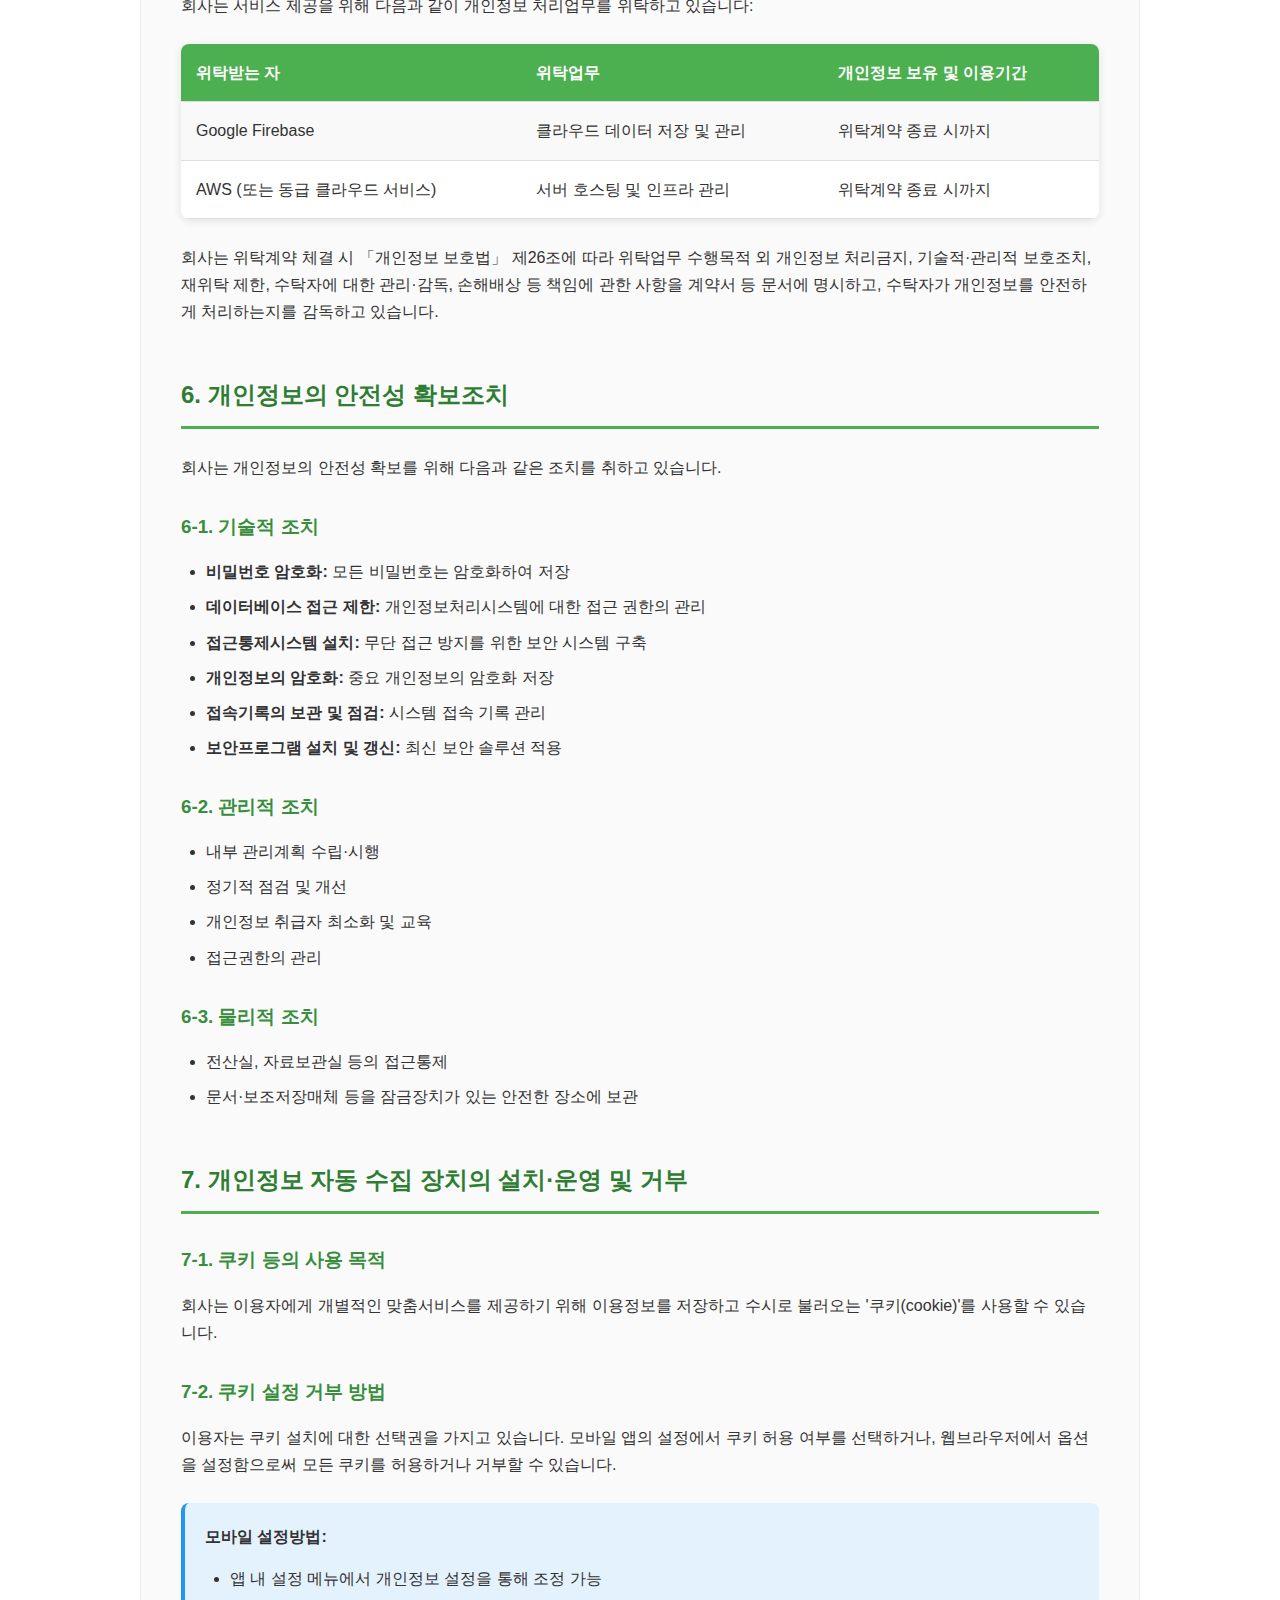
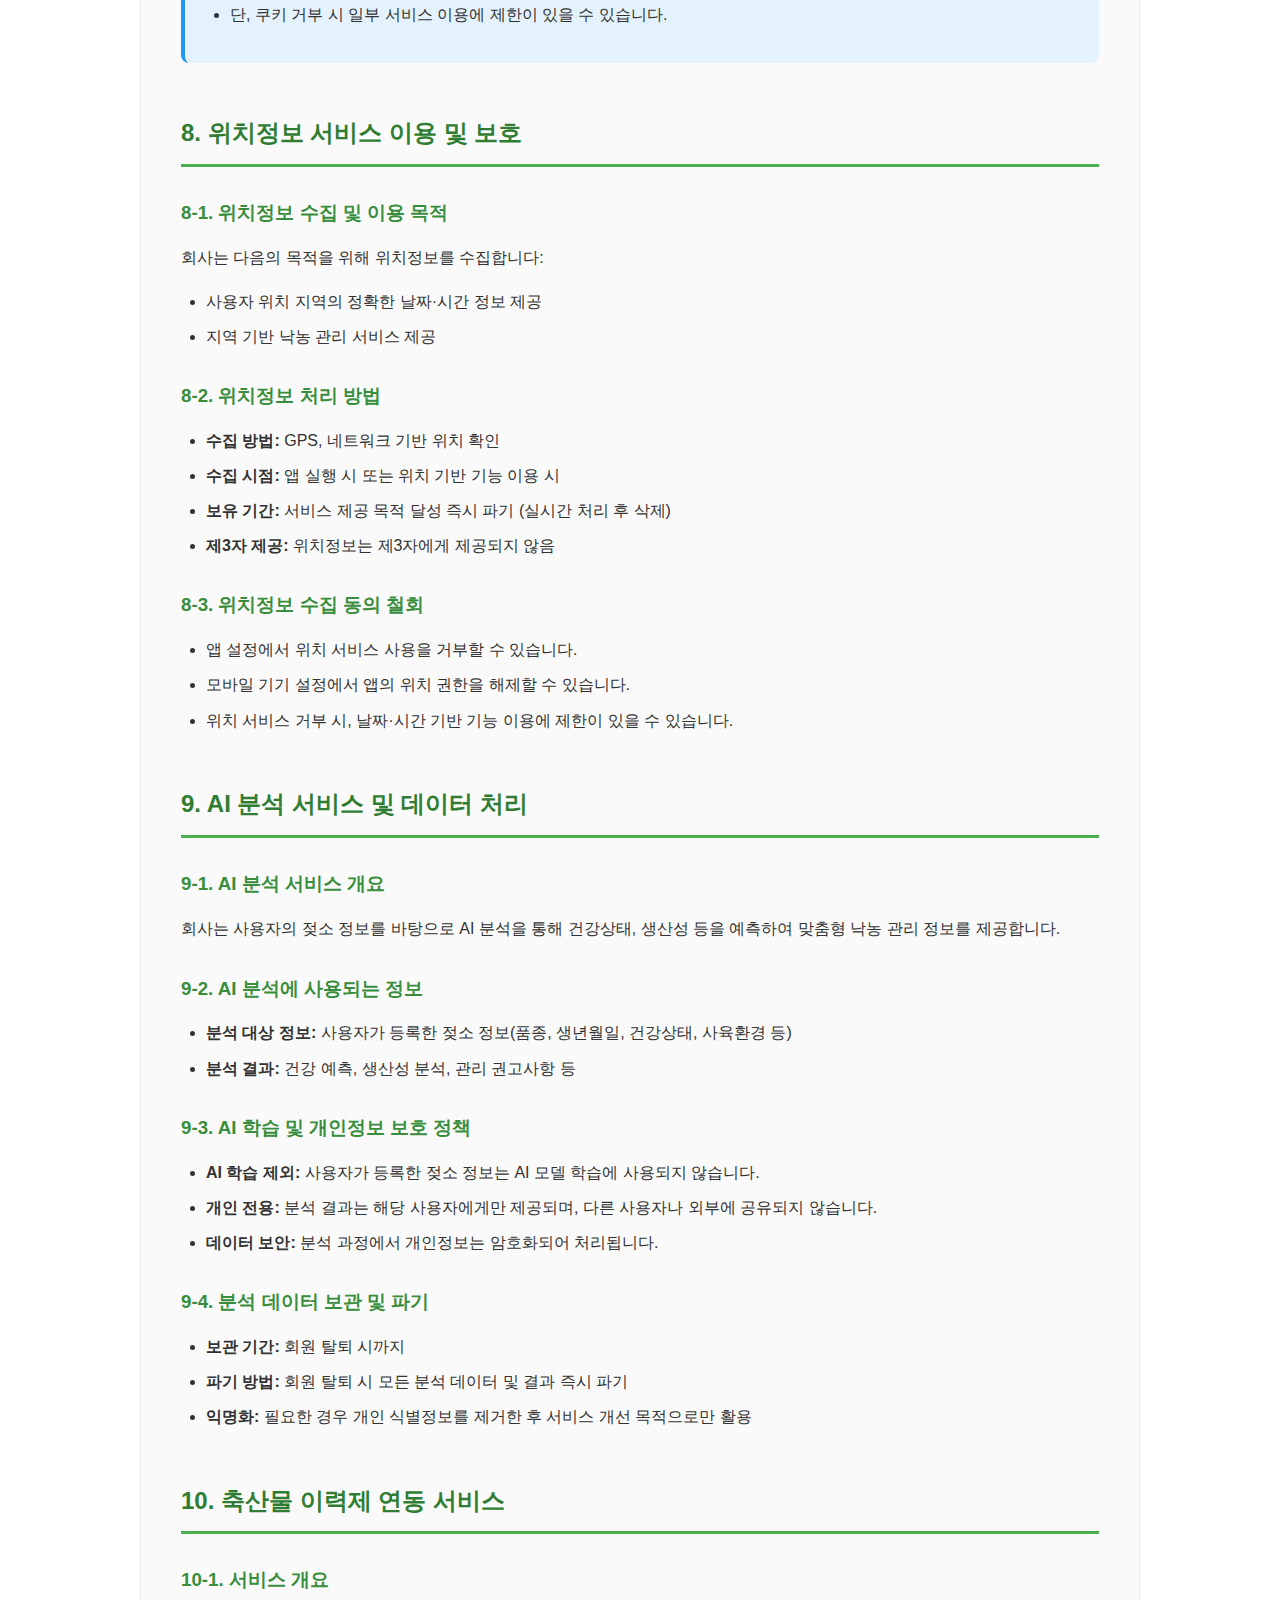
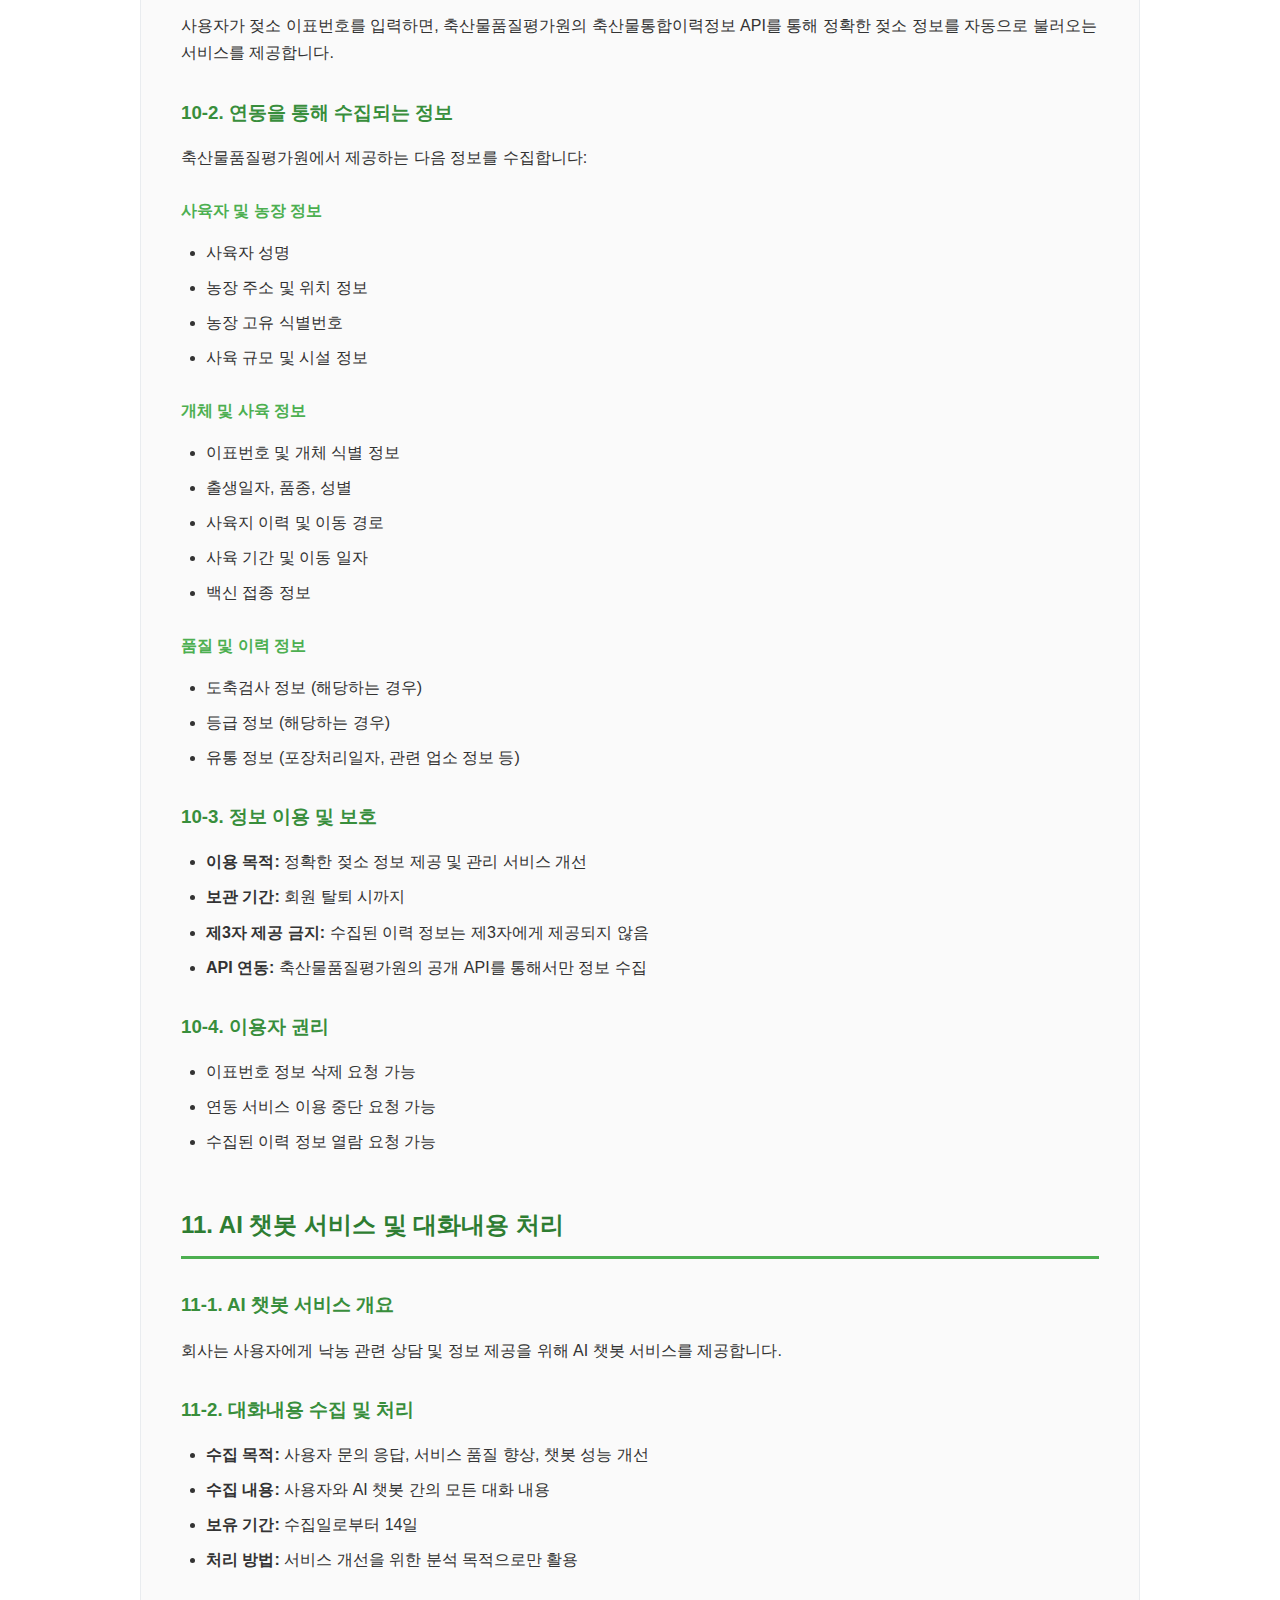
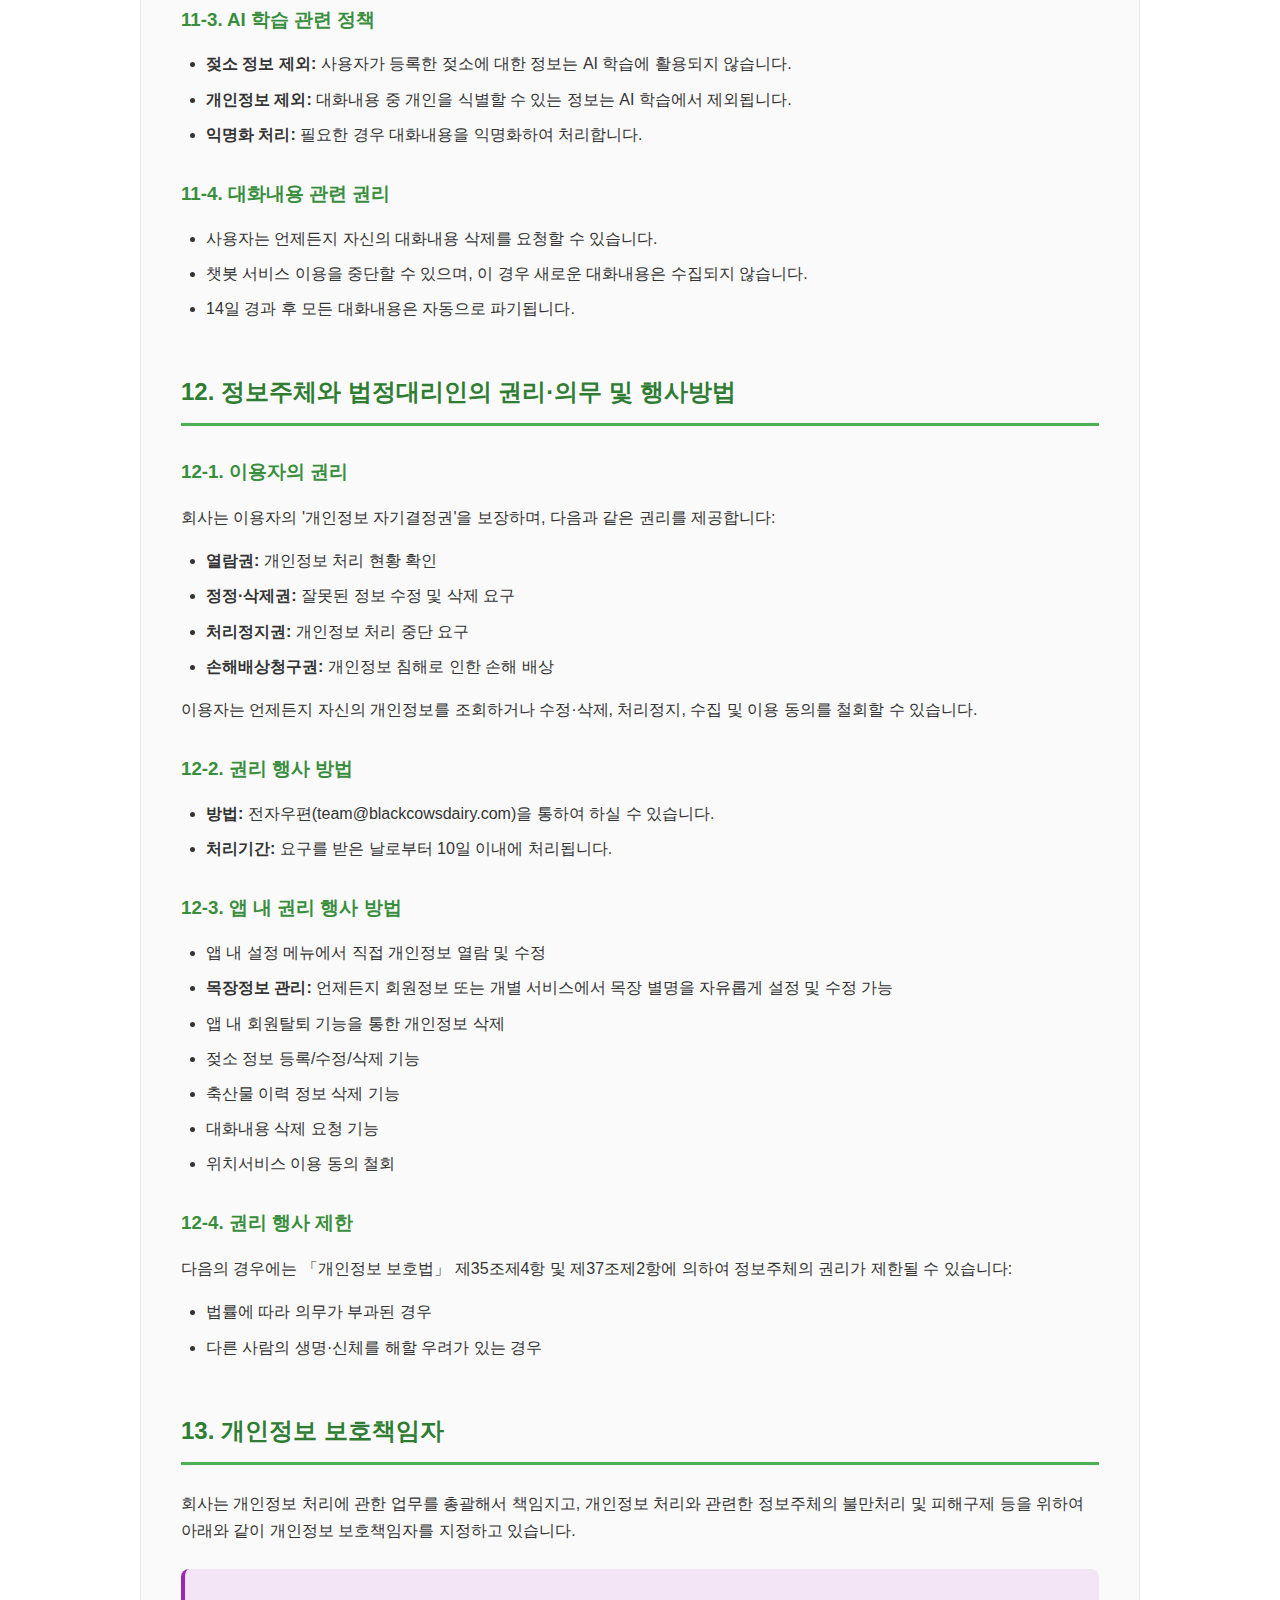
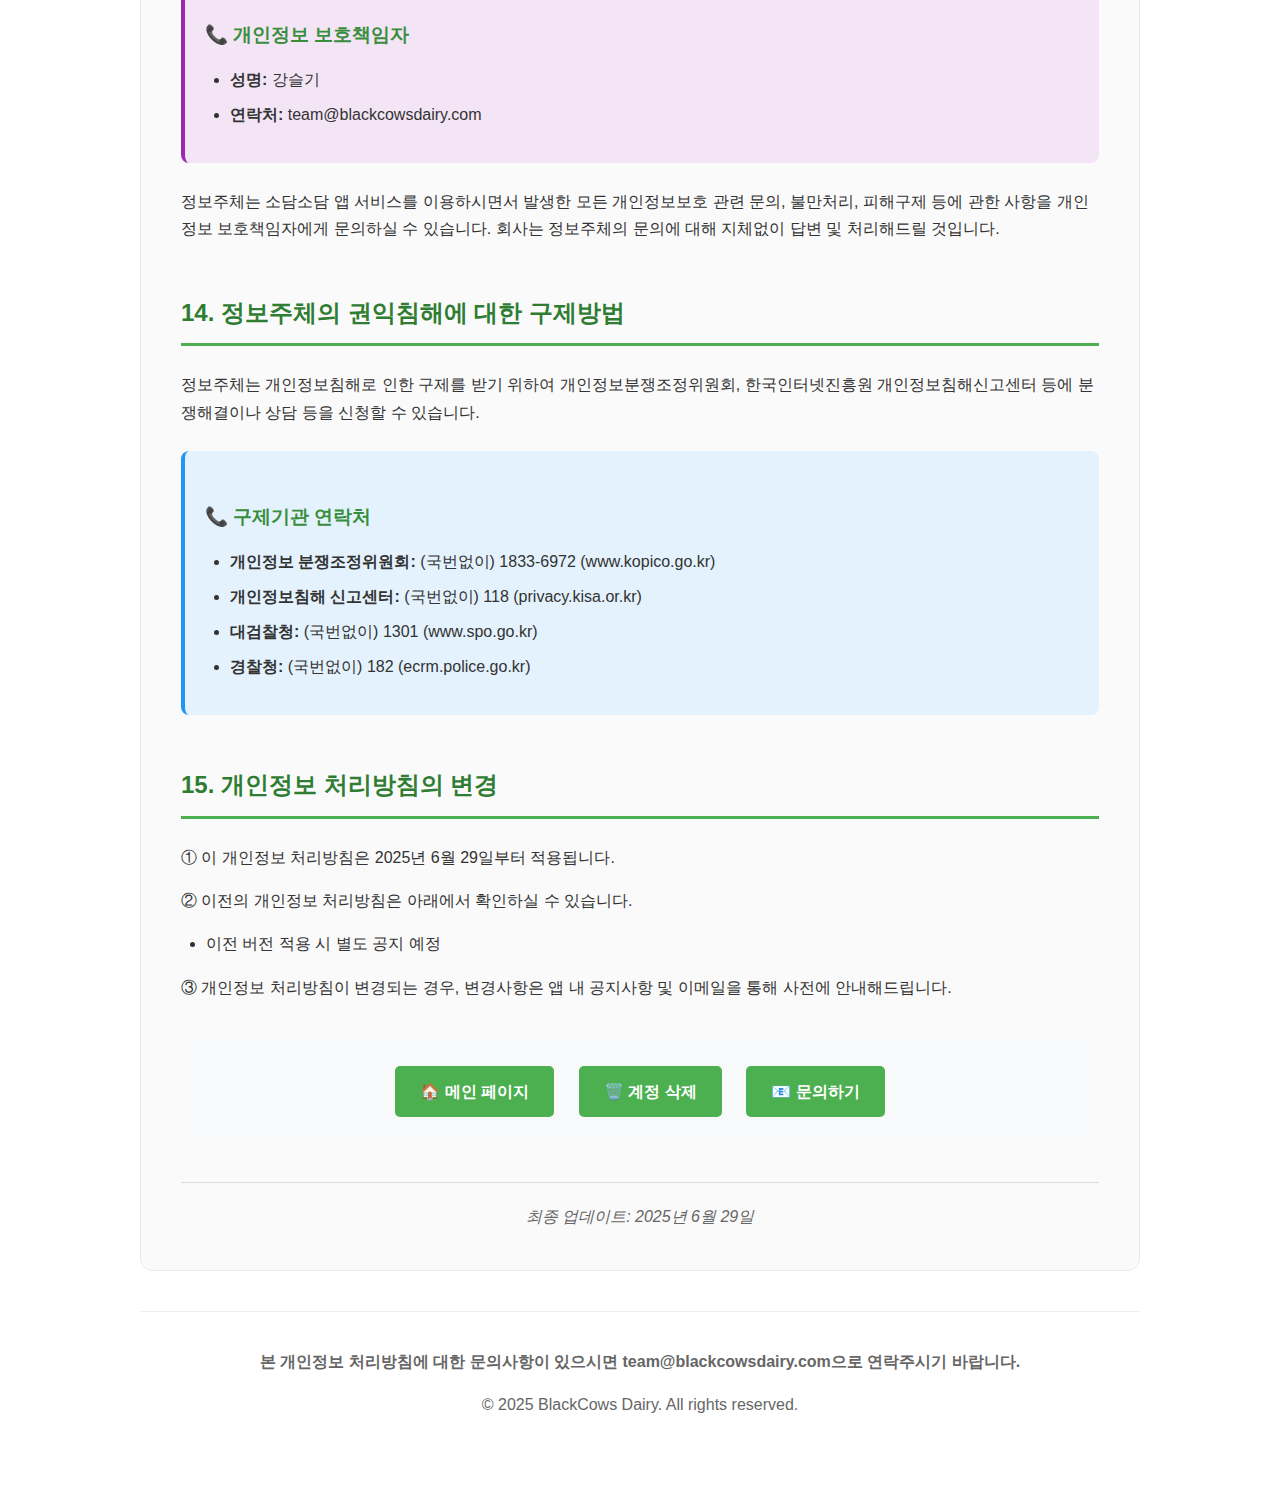
<file: privacy-policy.html>
<!DOCTYPE html>
<html lang="ko">
<head>
    <meta charset="UTF-8">
    <meta name="viewport" content="width=device-width, initial-scale=1.0">
    <title>소담소담 - 개인정보 처리방침</title>
    <style>
        body {
            font-family: -apple-system, BlinkMacSystemFont, 'Segoe UI', Roboto, sans-serif;
            max-width: 1000px;
            margin: 0 auto;
            padding: 40px 20px;
            line-height: 1.7;
            color: #333;
        }
        .header {
            text-align: center;
            margin-bottom: 40px;
        }
        .logo {
            font-size: 2em;
            font-weight: bold;
            color: #2E7D32;
            margin-bottom: 10px;
        }
        .container {
            background: #fafafa;
            padding: 40px;
            border-radius: 12px;
            border: 1px solid #e9ecef;
        }
        .toc {
            background: #e8f5e8;
            padding: 25px;
            border-radius: 8px;
            margin: 30px 0;
            border-left: 4px solid #4CAF50;
        }
        .toc h3 {
            color: #2E7D32;
            margin-top: 0;
        }
        .toc ol {
            margin: 0;
            padding-left: 20px;
        }
        .toc li {
            margin: 8px 0;
        }
        .toc a {
            color: #2E7D32;
            text-decoration: none;
        }
        .toc a:hover {
            text-decoration: underline;
        }
        h2 {
            color: #2E7D32;
            border-bottom: 3px solid #4CAF50;
            padding-bottom: 10px;
            margin-top: 50px;
            margin-bottom: 25px;
        }
        h3 {
            color: #388E3C;
            margin-top: 30px;
            margin-bottom: 15px;
        }
        h4 {
            color: #4CAF50;
            margin-top: 25px;
            margin-bottom: 12px;
        }
        .important-notice {
            background: #fff3cd;
            border: 1px solid #ffeaa7;
            border-radius: 8px;
            padding: 20px;
            margin: 25px 0;
            border-left: 4px solid #f39c12;
        }
        .important-notice strong {
            color: #e67e22;
        }
        .info-box {
            background: #e3f2fd;
            border-left: 4px solid #2196F3;
            padding: 20px;
            margin: 25px 0;
            border-radius: 8px;
        }
        .contact-box {
            background: #f3e5f5;
            border-left: 4px solid #9c27b0;
            padding: 20px;
            margin: 25px 0;
            border-radius: 8px;
        }
        table {
            width: 100%;
            border-collapse: collapse;
            margin: 25px 0;
            background: white;
            box-shadow: 0 2px 8px rgba(0,0,0,0.1);
            border-radius: 8px;
            overflow: hidden;
        }
        th, td {
            padding: 15px;
            text-align: left;
            border-bottom: 1px solid #ddd;
        }
        th {
            background-color: #4CAF50;
            color: white;
            font-weight: bold;
        }
        tr:nth-child(even) {
            background-color: #f9f9f9;
        }
        tr:hover {
            background-color: #f5f5f5;
        }
        ul, ol {
            margin: 15px 0;
            padding-left: 25px;
        }
        li {
            margin: 8px 0;
        }
        .navigation {
            text-align: center;
            margin: 40px 0;
            padding: 25px;
            background: #f8f9fa;
            border-radius: 8px;
        }
        .nav-button {
            background: #4CAF50;
            color: white;
            padding: 12px 25px;
            text-decoration: none;
            border-radius: 5px;
            margin: 0 10px;
            display: inline-block;
            font-weight: bold;
        }
        .nav-button:hover {
            background: #45a049;
        }
        .last-updated {
            text-align: center;
            color: #666;
            font-style: italic;
            margin-top: 40px;
            padding-top: 20px;
            border-top: 1px solid #ddd;
        }
        footer {
            text-align: center;
            margin-top: 40px;
            color: #666;
            padding: 20px;
            border-top: 1px solid #eee;
        }
    </style>
</head>
<body>
    <div class="header">
        <div class="logo">🐄 소담소담</div>
        <h1>개인정보 처리방침</h1>
        <p>낙농 관리 어플리케이션 소담소담의 개인정보 보호 정책</p>
    </div>

    <div class="navigation">
        <a href="index.html" class="nav-button">🏠 메인 페이지</a>
        <a href="account-deletion.html" class="nav-button">🗑️ 계정 삭제</a>
    </div>

    <div class="container">
        <div class="important-notice">
            <strong>📋 개인정보 처리방침 개요</strong><br>
            blackcowsdairy(이하 '회사')는 정보주체의 자유와 권리 보호를 위해 「개인정보 보호법」 및 관계 법령이 정한 바를 준수하여, 적법하게 개인정보를 처리하고 안전하게 관리하고 있습니다. 이에 「개인정보 보호법」 제30조에 따라 정보주체에게 개인정보의 처리와 보호에 관한 절차 및 기준을 안내하고, 이와 관련한 고충을 신속하고 원활하게 처리할 수 있도록 하기 위하여 다음과 같이 개인정보 처리방침을 수립·공개합니다.
        </div>

        <div class="toc">
            <h3>📋 목차</h3>
            <ol>
                <li><a href="#section1">개인정보의 처리목적</a></li>
                <li><a href="#section2">처리하는 개인정보의 항목</a></li>
                <li><a href="#section3">개인정보의 처리 및 보유 기간</a></li>
                <li><a href="#section4">개인정보의 파기 절차 및 방법</a></li>
                <li><a href="#section5">개인정보의 제3자 제공</a></li>
                <li><a href="#section6">개인정보의 안전성 확보조치</a></li>
                <li><a href="#section7">개인정보 자동 수집 장치의 설치·운영 및 거부</a></li>
                <li><a href="#section8">위치정보 서비스 이용 및 보호</a></li>
                <li><a href="#section9">AI 분석 서비스 및 데이터 처리</a></li>
                <li><a href="#section10">축산물 이력제 연동 서비스</a></li>
                <li><a href="#section11">AI 챗봇 서비스 및 대화내용 처리</a></li>
                <li><a href="#section12">정보주체와 법정대리인의 권리·의무 및 행사방법</a></li>
                <li><a href="#section13">개인정보 보호책임자</a></li>
                <li><a href="#section14">정보주체의 권익침해에 대한 구제방법</a></li>
                <li><a href="#section15">개인정보 처리방침의 변경</a></li>
            </ol>
        </div>

        <h2 id="section1">1. 개인정보의 처리목적</h2>
        <p>회사는 낙농 관리 어플리케이션 '소담소담' 서비스 제공을 위해 다음의 목적으로 개인정보를 처리합니다. 처리하고 있는 개인정보는 다음의 목적 외의 용도로는 이용되지 않으며, 이용 목적이 변경되는 경우에는 「개인정보 보호법」 제18조에 따라 별도의 동의를 받는 등 필요한 조치를 이행할 예정입니다.</p>

        <h3>1-1. 회원 인증 및 사용자 식별</h3>
        <p>회원 가입 의사 확인, 회원제 서비스 제공에 따른 본인 식별·인증, 회원자격 유지·관리, 서비스 부정이용 방지 목적으로 개인정보를 처리합니다.</p>

        <h3>1-2. 농장 관리 서비스 제공</h3>
        <p>농장 이름(별명) 설정 및 관리, 농장별 맞춤형 관리 기능 제공 목적으로 개인정보를 처리합니다.</p>

        <h3>1-3. 서비스 운영 및 고지사항 전달</h3>
        <p>비밀번호 재설정, 서비스 고지사항 전달, 문의 응대 및 불만사항 처리 등 원활한 서비스 운영을 위한 목적으로 개인정보를 처리합니다.</p>

        <h3>1-4. 낙농 관리 서비스 제공</h3>
        <p>사용자 맞춤형 낙농 관리 기능 제공, 지역 기반 날짜·시간 정보 제공, 젖소 관리 정보 저장 및 관리 목적으로 개인정보를 처리합니다.</p>

        <h3>1-5. AI 챗봇 서비스 제공</h3>
        <p>사용자 문의 응답, 낙농 관련 상담 서비스 제공, 서비스 품질 향상을 위한 대화내용 분석 목적으로 개인정보를 처리합니다.</p>

        <h3>1-6. AI 분석 서비스 제공</h3>
        <p>사용자의 젖소 정보를 바탕으로 AI가 건강상태, 생산성 등을 예측하여 맞춤형 낙농 관리 정보를 제공하는 목적으로 개인정보를 처리합니다. (단, AI 학습에는 사용되지 않음)</p>

        <h3>1-7. 축산물 이력제 연동 서비스</h3>
        <p>이표번호를 통해 축산물품질평가원의 축산물통합이력정보를 조회하여 정확한 젖소 정보를 제공하는 목적으로 개인정보를 처리합니다.</p>

        <h3>1-8. 위치 기반 서비스 제공</h3>
        <p>사용자 위치 지역의 정확한 날짜·시간 정보 제공, 지역별 낙농 정보 제공 목적으로 위치정보를 처리합니다.</p>

        <h3>1-9. 앱 서비스 개선 및 통계 분석</h3>
        <p>서비스 이용에 대한 분석, 서비스 개선, 새로운 서비스 개발을 위한 통계 분석 목적으로 개인정보를 처리합니다.</p>

        <div class="important-notice">
            <strong>중요:</strong> 회사는 이용자에게 동의받은 목적으로만 개인정보를 이용합니다.
        </div>

        <h2 id="section2">2. 처리하는 개인정보의 항목</h2>
        <p>회사는 다음과 같은 개인정보를 법적 근거에 따라 수집 및 이용합니다.</p>

        <h3>2-1. 필수 수집 정보</h3>
        <table>
            <tr>
                <th>법적 근거</th>
                <th>수집·이용 목적</th>
                <th>개인정보의 항목</th>
                <th>수집 방법</th>
                <th>세부 요구사항</th>
            </tr>
            <tr>
                <td>「개인정보 보호법」 제15조제1항제1호(동의)</td>
                <td>회원 가입 및 관리</td>
                <td>사용자 이름(실명)</td>
                <td>회원가입 시 직접 입력</td>
                <td>한글, 영문 2-20자</td>
            </tr>
            <tr>
                <td>「개인정보 보호법」 제15조제1항제1호(동의)</td>
                <td>회원 식별 및 본인 확인</td>
                <td>로그인 아이디</td>
                <td>회원가입 시 직접 입력</td>
                <td>영문 시작, 영문+숫자+언더스코어 (3-20자)</td>
            </tr>
            <tr>
                <td>「개인정보 보호법」 제15조제1항제1호(동의)</td>
                <td>계정 관리 및 고지사항 전달</td>
                <td>이메일 주소</td>
                <td>회원가입 시 직접 입력</td>
                <td>계정 관리 및 서비스 고지사항 전달</td>
            </tr>
            <tr>
                <td>「개인정보 보호법」 제15조제1항제1호(동의)</td>
                <td>계정 보안</td>
                <td>비밀번호</td>
                <td>회원가입 시 직접 입력</td>
                <td>암호화하여 저장</td>
            </tr>
        </table>

        <h3>2-2. 선택 수집 정보</h3>
        <table>
            <tr>
                <th>법적 근거</th>
                <th>수집·이용 목적</th>
                <th>개인정보의 항목</th>
                <th>수집 방법</th>
                <th>비고</th>
            </tr>
            <tr>
                <td>「개인정보 보호법」 제15조제1항제1호(동의)</td>
                <td>서비스 개인화</td>
                <td>목장 별명</td>
                <td>앱 내 직접 입력</td>
                <td>미입력 시 "이름님의 목장"으로 자동 설정</td>
            </tr>
        </table>

        <h3>2-3. 젖소 관리 데이터</h3>
        <table>
            <tr>
                <th>법적 근거</th>
                <th>수집·이용 목적</th>
                <th>개인정보의 항목</th>
                <th>수집 방법</th>
            </tr>
            <tr>
                <td>「개인정보 보호법」 제15조제1항제1호(동의)</td>
                <td>젖소 관리 서비스 제공</td>
                <td>젖소 기본 정보(이름, 이표번호, 출생일, 품종, 건강상태 등)</td>
                <td>앱 내 직접 입력</td>
            </tr>
            <tr>
                <td>「개인정보 보호법」 제15조제1항제1호(동의)</td>
                <td>젖소 관리 기록 저장</td>
                <td>관리 기록(건강검진, 치료, 번식, 우유생산량, 사료급여 등)</td>
                <td>앱 내 직접 입력</td>
            </tr>
            <tr>
                <td>「개인정보 보호법」 제15조제1항제1호(동의)</td>
                <td>축산물이력제 연동 서비스</td>
                <td>축산물이력제 정보(정부 API 연동을 통한 공개 정보)</td>
                <td>이표번호 입력 시 외부 API 조회</td>
            </tr>
        </table>

        <h3>2-4. AI 챗봇 이용 데이터</h3>
        <table>
            <tr>
                <th>법적 근거</th>
                <th>수집·이용 목적</th>
                <th>개인정보의 항목</th>
                <th>수집 방법</th>
            </tr>
            <tr>
                <td>「개인정보 보호법」 제15조제1항제1호(동의)</td>
                <td>AI 챗봇 서비스 제공</td>
                <td>대화 내용, 질문 분류(낙농 지식, 농장 데이터, 일반 대화 등)</td>
                <td>챗봇 이용 시 자동 수집</td>
            </tr>
        </table>

        <h3>2-5. 축산물 이력제 연동을 통해 수집하는 정보</h3>
        <p>이표번호 입력을 통해 축산물품질평가원의 축산물통합이력정보에서 다음 정보를 수집합니다:</p>

        <h4>농장 및 사육자 정보</h4>
        <ul>
            <li><strong>사육자 정보:</strong> 사육자 성명, 농장 주소, 농장 고유 식별번호</li>
            <li><strong>농장 정보:</strong> 농장 위치, 사육 규모 등</li>
        </ul>

        <h4>축산물 이력 정보</h4>
        <ul>
            <li><strong>개체 정보:</strong> 이표번호, 출생일자, 품종, 성별</li>
            <li><strong>사육 정보:</strong> 사육지 이력, 이동 경로, 사육 기간</li>
            <li><strong>건강 정보:</strong> 도축검사 정보, 등급 정보 (해당하는 경우)</li>
            <li><strong>유통 정보:</strong> 포장처리일자, 관련 업소 정보 (해당하는 경우)</li>
        </ul>

        <p>이러한 정보는 축산물품질평가원에서 제공하는 공개 API를 통해 수집되며, 정확한 젖소 관리 서비스 제공을 위해서만 사용됩니다.</p>

        <h3>2-6. SNS 로그인을 통해 수집하는 개인정보</h3>
        <p>SNS 로그인(카카오, 구글, 네이버 등) 이용 시에도 동일한 개인정보 항목을 수집합니다:</p>
        <ul>
            <li><strong>수집 항목:</strong> 이메일 주소, 사용자 이름, 사용자 ID</li>
            <li><strong>수집 방법:</strong> 각 SNS 플랫폼에서 제공하는 API를 통한 자동 수집</li>
            <li><strong>수집 목적:</strong> 회원 인증 및 사용자 식별</li>
        </ul>

        <h3>2-7. 자동으로 생성·수집되는 정보</h3>
        <p>서비스 이용 과정에서 다음 정보가 자동으로 생성되어 수집될 수 있습니다:</p>
        <ul>
            <li><strong>로그 기록:</strong> 접속 로그, 쿠키, 접속 IP 정보, 서비스 이용 기록, 접속 일시, 기기 정보</li>
        </ul>

        <h2 id="section3">3. 개인정보의 처리 및 보유 기간</h2>
        <p>회사는 법령에 따른 개인정보 보유·이용 기간 또는 정보주체로부터 개인정보를 수집 시에 동의받은 개인정보 보유·이용 기간 내에서 개인정보를 처리·보유합니다.</p>

        <h3>각각의 개인정보 처리 및 보유 기간은 다음과 같습니다.</h3>
        <table>
            <tr>
                <th>처리 목적</th>
                <th>개인정보 항목</th>
                <th>보유 기간</th>
                <th>비고</th>
            </tr>
            <tr>
                <td>회원 가입 및 관리</td>
                <td>사용자 이름, 로그인 아이디, 이메일, 비밀번호</td>
                <td>회원 탈퇴 시까지</td>
                <td>회원 탈퇴 시 즉시 파기</td>
            </tr>
            <tr>
                <td>서비스 개인화</td>
                <td>목장 별명</td>
                <td>회원 탈퇴 시까지</td>
                <td>언제든지 자유롭게 설정/수정 가능</td>
            </tr>
            <tr>
                <td>젖소 관리 서비스 제공</td>
                <td>젖소 정보, 관리 기록</td>
                <td>회원 탈퇴 후 1년</td>
                <td>농업 기록 보관 목적<br>언제든지 자유롭게 삭제/수정 가능</td>
            </tr>
            <tr>
                <td>축산물이력제 연동 서비스</td>
                <td>축산물이력제 정보</td>
                <td>회원 탈퇴 시까지</td>
                <td>정부 API 조회 결과</td>
            </tr>
            <tr>
                <td>AI 챗봇 서비스 제공</td>
                <td>대화 내용, 질문 분류</td>
                <td>수집일로부터 14일</td>
                <td>14일 후 자동 삭제</td>
            </tr>
            <tr>
                <td>로그 관리</td>
                <td>접속 로그, 서비스 이용 기록</td>
                <td>수집일로부터 3개월</td>
                <td>3개월 후 자동 삭제</td>
            </tr>
        </table>

        <h3>관계 법령에 따른 보존</h3>
        <p>법령에 따라 보존할 필요가 있는 경우에는 해당 기간 동안 보관합니다:</p>
        <ul>
            <li>관계 법령 위반에 따른 수사·조사 등이 진행 중인 경우에는 해당 수사·조사 종료 시까지</li>
            <li>기타 법령에서 정한 의무보관 기간이 있는 경우 해당 기간까지</li>
        </ul>

        <h2 id="section4">4. 개인정보의 파기 절차 및 방법</h2>
        
        <h3>4-1. 개인정보 삭제 원칙</h3>
        <p>수집 및 이용목적이 달성된 이용자의 개인정보는 지체없이, 그리고 안전하게 삭제합니다. 단, 관계 법령에서 일정 기간 보관 의무를 규정하고 있는 경우는 예외로 합니다.</p>

        <h3>4-2. 파기절차</h3>
        <p>회사는 파기 사유가 발생한 개인정보를 선정하고, 회사의 개인정보 보호책임자의 승인을 받아 개인정보를 파기합니다.</p>

        <h3>4-3. 파기방법</h3>
        <ul>
            <li><strong>전자적 파일 형태:</strong> 기록을 재생할 수 없도록 로우레벨포맷(Low Level Format) 등의 방법을 이용하여 파기</li>
            <li><strong>종이 문서:</strong> 분쇄기로 분쇄하거나 소각하여 파기</li>
        </ul>

        <h3>4-4. 파기 시점</h3>

        <h4>CASE 1: 회원 탈퇴</h4>
        <p>회원이 탈퇴를 요청하는 경우, 다음과 같이 처리합니다:</p>
        <ul>
            <li><strong>즉시 파기:</strong> 개인정보 (이메일, 사용자명, 사용자 ID, 목장 별명 등), 축산물 이력 정보, 챗봇 대화 내용, 젖소 관리 데이터 (농업 기록 보관 목적)</li>
        </ul>

        <h4>CASE 2: 서비스 종료</h4>
        <p>서비스가 종료되는 경우, 모든 이용자의 개인정보와 관련 데이터를 즉시 파기합니다.</p>

        <h4>기타 파기 시점</h4>
        <ul>
            <li><strong>챗봇 대화 기록:</strong> 수집일로부터 14일 후 자동 파기</li>
            <li><strong>로그 기록:</strong> 수집일로부터 3개월 후 자동 파기</li>
            <li><strong>전자파일:</strong> 복구 불가능한 방법으로 영구 삭제</li>
            <li><strong>법령 보존의무:</strong> 해당 보존기간 만료 후 지체없이 파기</li>
        </ul>

        <h2 id="section5">5. 개인정보의 제3자 제공</h2>
        <p>회사는 사용자의 동의 없이 개인정보를 외부에 제공하지 않습니다. 다만, 아래의 경우는 예외로 합니다.</p>

        <h3>5-1. 정부 기관에 대한 제공</h3>
        <table>
            <tr>
                <th>제공받는 자</th>
                <th>제공 목적</th>
                <th>제공 항목</th>
                <th>법적 근거</th>
            </tr>
            <tr>
                <td>한국농수산식품유통공사 (축산물이력제 API)</td>
                <td>젖소 이표번호 기반 공개 정보 조회</td>
                <td>이표번호만 전송 (개인정보 미포함)</td>
                <td>농림축산식품부 산하 정부 기관</td>
            </tr>
        </table>

        <h3>5-2. AI 서비스 제공을 위한 제3자 제공</h3>
        <table>
            <tr>
                <th>제공받는 자</th>
                <th>제공 목적</th>
                <th>제공 항목</th>
                <th>보유 기간</th>
            </tr>
            <tr>
                <td>OpenAI</td>
                <td>챗봇 서비스 AI 답변 생성</td>
                <td>질문 내용 (개인 식별 정보 제외)</td>
                <td>답변 생성 후 즉시 삭제</td>
            </tr>
        </table>

        <h3>5-3. 법령에 의거한 요청이 있는 경우</h3>
        <p>다음과 같은 경우에는 관련 법령에 따라 개인정보를 제공할 수 있습니다:</p>
        <ul>
            <li>수사기관이 수사목적으로 법정절차에 따라 요구하는 경우</li>
            <li>기타 법령에서 정하는 절차에 따른 요청이 있는 경우</li>
        </ul>

        <h3>5-4. 개인정보 처리 위탁</h3>
        <p>회사는 서비스 제공을 위해 다음과 같이 개인정보 처리업무를 위탁하고 있습니다:</p>
        <table>
            <tr>
                <th>위탁받는 자</th>
                <th>위탁업무</th>
                <th>개인정보 보유 및 이용기간</th>
            </tr>
            <tr>
                <td>Google Firebase</td>
                <td>클라우드 데이터 저장 및 관리</td>
                <td>위탁계약 종료 시까지</td>
            </tr>
            <tr>
                <td>AWS (또는 동급 클라우드 서비스)</td>
                <td>서버 호스팅 및 인프라 관리</td>
                <td>위탁계약 종료 시까지</td>
            </tr>
        </table>

        <p>회사는 위탁계약 체결 시 「개인정보 보호법」 제26조에 따라 위탁업무 수행목적 외 개인정보 처리금지, 기술적·관리적 보호조치, 재위탁 제한, 수탁자에 대한 관리·감독, 손해배상 등 책임에 관한 사항을 계약서 등 문서에 명시하고, 수탁자가 개인정보를 안전하게 처리하는지를 감독하고 있습니다.</p>

        <h2 id="section6">6. 개인정보의 안전성 확보조치</h2>
        <p>회사는 개인정보의 안전성 확보를 위해 다음과 같은 조치를 취하고 있습니다.</p>

        <h3>6-1. 기술적 조치</h3>
        <ul>
            <li><strong>비밀번호 암호화:</strong> 모든 비밀번호는 암호화하여 저장</li>
            <li><strong>데이터베이스 접근 제한:</strong> 개인정보처리시스템에 대한 접근 권한의 관리</li>
            <li><strong>접근통제시스템 설치:</strong> 무단 접근 방지를 위한 보안 시스템 구축</li>
            <li><strong>개인정보의 암호화:</strong> 중요 개인정보의 암호화 저장</li>
            <li><strong>접속기록의 보관 및 점검:</strong> 시스템 접속 기록 관리</li>
            <li><strong>보안프로그램 설치 및 갱신:</strong> 최신 보안 솔루션 적용</li>
        </ul>

        <h3>6-2. 관리적 조치</h3>
        <ul>
            <li>내부 관리계획 수립·시행</li>
            <li>정기적 점검 및 개선</li>
            <li>개인정보 취급자 최소화 및 교육</li>
            <li>접근권한의 관리</li>
        </ul>

        <h3>6-3. 물리적 조치</h3>
        <ul>
            <li>전산실, 자료보관실 등의 접근통제</li>
            <li>문서·보조저장매체 등을 잠금장치가 있는 안전한 장소에 보관</li>
        </ul>

        <h2 id="section7">7. 개인정보 자동 수집 장치의 설치·운영 및 거부</h2>

        <h3>7-1. 쿠키 등의 사용 목적</h3>
        <p>회사는 이용자에게 개별적인 맞춤서비스를 제공하기 위해 이용정보를 저장하고 수시로 불러오는 '쿠키(cookie)'를 사용할 수 있습니다.</p>

        <h3>7-2. 쿠키 설정 거부 방법</h3>
        <p>이용자는 쿠키 설치에 대한 선택권을 가지고 있습니다. 모바일 앱의 설정에서 쿠키 허용 여부를 선택하거나, 웹브라우저에서 옵션을 설정함으로써 모든 쿠키를 허용하거나 거부할 수 있습니다.</p>

        <div class="info-box">
            <strong>모바일 설정방법:</strong>
            <ul>
                <li>앱 내 설정 메뉴에서 개인정보 설정을 통해 조정 가능</li>
                <li>단, 쿠키 거부 시 일부 서비스 이용에 제한이 있을 수 있습니다.</li>
            </ul>
        </div>

        <h2 id="section8">8. 위치정보 서비스 이용 및 보호</h2>

        <h3>8-1. 위치정보 수집 및 이용 목적</h3>
        <p>회사는 다음의 목적을 위해 위치정보를 수집합니다:</p>
        <ul>
            <li>사용자 위치 지역의 정확한 날짜·시간 정보 제공</li>
            <li>지역 기반 낙농 관리 서비스 제공</li>
        </ul>

        <h3>8-2. 위치정보 처리 방법</h3>
        <ul>
            <li><strong>수집 방법:</strong> GPS, 네트워크 기반 위치 확인</li>
            <li><strong>수집 시점:</strong> 앱 실행 시 또는 위치 기반 기능 이용 시</li>
            <li><strong>보유 기간:</strong> 서비스 제공 목적 달성 즉시 파기 (실시간 처리 후 삭제)</li>
            <li><strong>제3자 제공:</strong> 위치정보는 제3자에게 제공되지 않음</li>
        </ul>

        <h3>8-3. 위치정보 수집 동의 철회</h3>
        <ul>
            <li>앱 설정에서 위치 서비스 사용을 거부할 수 있습니다.</li>
            <li>모바일 기기 설정에서 앱의 위치 권한을 해제할 수 있습니다.</li>
            <li>위치 서비스 거부 시, 날짜·시간 기반 기능 이용에 제한이 있을 수 있습니다.</li>
        </ul>

        <h2 id="section9">9. AI 분석 서비스 및 데이터 처리</h2>

        <h3>9-1. AI 분석 서비스 개요</h3>
        <p>회사는 사용자의 젖소 정보를 바탕으로 AI 분석을 통해 건강상태, 생산성 등을 예측하여 맞춤형 낙농 관리 정보를 제공합니다.</p>

        <h3>9-2. AI 분석에 사용되는 정보</h3>
        <ul>
            <li><strong>분석 대상 정보:</strong> 사용자가 등록한 젖소 정보(품종, 생년월일, 건강상태, 사육환경 등)</li>
            <li><strong>분석 결과:</strong> 건강 예측, 생산성 분석, 관리 권고사항 등</li>
        </ul>

        <h3>9-3. AI 학습 및 개인정보 보호 정책</h3>
        <ul>
            <li><strong>AI 학습 제외:</strong> 사용자가 등록한 젖소 정보는 AI 모델 학습에 사용되지 않습니다.</li>
            <li><strong>개인 전용:</strong> 분석 결과는 해당 사용자에게만 제공되며, 다른 사용자나 외부에 공유되지 않습니다.</li>
            <li><strong>데이터 보안:</strong> 분석 과정에서 개인정보는 암호화되어 처리됩니다.</li>
        </ul>

        <h3>9-4. 분석 데이터 보관 및 파기</h3>
        <ul>
            <li><strong>보관 기간:</strong> 회원 탈퇴 시까지</li>
            <li><strong>파기 방법:</strong> 회원 탈퇴 시 모든 분석 데이터 및 결과 즉시 파기</li>
            <li><strong>익명화:</strong> 필요한 경우 개인 식별정보를 제거한 후 서비스 개선 목적으로만 활용</li>
        </ul>

        <h2 id="section10">10. 축산물 이력제 연동 서비스</h2>

        <h3>10-1. 서비스 개요</h3>
        <p>사용자가 젖소 이표번호를 입력하면, 축산물품질평가원의 축산물통합이력정보 API를 통해 정확한 젖소 정보를 자동으로 불러오는 서비스를 제공합니다.</p>

        <h3>10-2. 연동을 통해 수집되는 정보</h3>
        <p>축산물품질평가원에서 제공하는 다음 정보를 수집합니다:</p>

        <h4>사육자 및 농장 정보</h4>
        <ul>
            <li>사육자 성명</li>
            <li>농장 주소 및 위치 정보</li>
            <li>농장 고유 식별번호</li>
            <li>사육 규모 및 시설 정보</li>
        </ul>

        <h4>개체 및 사육 정보</h4>
        <ul>
            <li>이표번호 및 개체 식별 정보</li>
            <li>출생일자, 품종, 성별</li>
            <li>사육지 이력 및 이동 경로</li>
            <li>사육 기간 및 이동 일자</li>
            <li>백신 접종 정보</li>
        </ul>

        <h4>품질 및 이력 정보</h4>
        <ul>
            <li>도축검사 정보 (해당하는 경우)</li>
            <li>등급 정보 (해당하는 경우)</li>
            <li>유통 정보 (포장처리일자, 관련 업소 정보 등)</li>
        </ul>

        <h3>10-3. 정보 이용 및 보호</h3>
        <ul>
            <li><strong>이용 목적:</strong> 정확한 젖소 정보 제공 및 관리 서비스 개선</li>
            <li><strong>보관 기간:</strong> 회원 탈퇴 시까지</li>
            <li><strong>제3자 제공 금지:</strong> 수집된 이력 정보는 제3자에게 제공되지 않음</li>
            <li><strong>API 연동:</strong> 축산물품질평가원의 공개 API를 통해서만 정보 수집</li>
        </ul>

        <h3>10-4. 이용자 권리</h3>
        <ul>
            <li>이표번호 정보 삭제 요청 가능</li>
            <li>연동 서비스 이용 중단 요청 가능</li>
            <li>수집된 이력 정보 열람 요청 가능</li>
        </ul>

        <h2 id="section11">11. AI 챗봇 서비스 및 대화내용 처리</h2>

        <h3>11-1. AI 챗봇 서비스 개요</h3>
        <p>회사는 사용자에게 낙농 관련 상담 및 정보 제공을 위해 AI 챗봇 서비스를 제공합니다.</p>

        <h3>11-2. 대화내용 수집 및 처리</h3>
        <ul>
            <li><strong>수집 목적:</strong> 사용자 문의 응답, 서비스 품질 향상, 챗봇 성능 개선</li>
            <li><strong>수집 내용:</strong> 사용자와 AI 챗봇 간의 모든 대화 내용</li>
            <li><strong>보유 기간:</strong> 수집일로부터 14일</li>
            <li><strong>처리 방법:</strong> 서비스 개선을 위한 분석 목적으로만 활용</li>
        </ul>

        <h3>11-3. AI 학습 관련 정책</h3>
        <ul>
            <li><strong>젖소 정보 제외:</strong> 사용자가 등록한 젖소에 대한 정보는 AI 학습에 활용되지 않습니다.</li>
            <li><strong>개인정보 제외:</strong> 대화내용 중 개인을 식별할 수 있는 정보는 AI 학습에서 제외됩니다.</li>
            <li><strong>익명화 처리:</strong> 필요한 경우 대화내용을 익명화하여 처리합니다.</li>
        </ul>

        <h3>11-4. 대화내용 관련 권리</h3>
        <ul>
            <li>사용자는 언제든지 자신의 대화내용 삭제를 요청할 수 있습니다.</li>
            <li>챗봇 서비스 이용을 중단할 수 있으며, 이 경우 새로운 대화내용은 수집되지 않습니다.</li>
            <li>14일 경과 후 모든 대화내용은 자동으로 파기됩니다.</li>
        </ul>

        <h2 id="section12">12. 정보주체와 법정대리인의 권리·의무 및 행사방법</h2>

        <h3>12-1. 이용자의 권리</h3>
        <p>회사는 이용자의 '개인정보 자기결정권'을 보장하며, 다음과 같은 권리를 제공합니다:</p>
        <ul>
            <li><strong>열람권:</strong> 개인정보 처리 현황 확인</li>
            <li><strong>정정·삭제권:</strong> 잘못된 정보 수정 및 삭제 요구</li>
            <li><strong>처리정지권:</strong> 개인정보 처리 중단 요구</li>
            <li><strong>손해배상청구권:</strong> 개인정보 침해로 인한 손해 배상</li>
        </ul>
        <p>이용자는 언제든지 자신의 개인정보를 조회하거나 수정·삭제, 처리정지, 수집 및 이용 동의를 철회할 수 있습니다.</p>

        <h3>12-2. 권리 행사 방법</h3>
        <ul>
            <li><strong>방법:</strong> 전자우편(team@blackcowsdairy.com)을 통하여 하실 수 있습니다.</li>
            <li><strong>처리기간:</strong> 요구를 받은 날로부터 10일 이내에 처리됩니다.</li>
        </ul>

        <h3>12-3. 앱 내 권리 행사 방법</h3>
        <ul>
            <li>앱 내 설정 메뉴에서 직접 개인정보 열람 및 수정</li>
            <li><strong>목장정보 관리:</strong> 언제든지 회원정보 또는 개별 서비스에서 목장 별명을 자유롭게 설정 및 수정 가능</li>
            <li>앱 내 회원탈퇴 기능을 통한 개인정보 삭제</li>
            <li>젖소 정보 등록/수정/삭제 기능</li>
            <li>축산물 이력 정보 삭제 기능</li>
            <li>대화내용 삭제 요청 기능</li>
            <li>위치서비스 이용 동의 철회</li>
        </ul>

        <h3>12-4. 권리 행사 제한</h3>
        <p>다음의 경우에는 「개인정보 보호법」 제35조제4항 및 제37조제2항에 의하여 정보주체의 권리가 제한될 수 있습니다:</p>
        <ul>
            <li>법률에 따라 의무가 부과된 경우</li>
            <li>다른 사람의 생명·신체를 해할 우려가 있는 경우</li>
        </ul>

        <h2 id="section13">13. 개인정보 보호책임자</h2>
        <p>회사는 개인정보 처리에 관한 업무를 총괄해서 책임지고, 개인정보 처리와 관련한 정보주체의 불만처리 및 피해구제 등을 위하여 아래와 같이 개인정보 보호책임자를 지정하고 있습니다.</p>

        <div class="contact-box">
            <h3>📞 개인정보 보호책임자</h3>
            <ul>
                <li><strong>성명:</strong> 강슬기</li>
                <li><strong>연락처:</strong> team@blackcowsdairy.com</li>
            </ul>
        </div>

        <p>정보주체는 소담소담 앱 서비스를 이용하시면서 발생한 모든 개인정보보호 관련 문의, 불만처리, 피해구제 등에 관한 사항을 개인정보 보호책임자에게 문의하실 수 있습니다. 회사는 정보주체의 문의에 대해 지체없이 답변 및 처리해드릴 것입니다.</p>

        <h2 id="section14">14. 정보주체의 권익침해에 대한 구제방법</h2>
        <p>정보주체는 개인정보침해로 인한 구제를 받기 위하여 개인정보분쟁조정위원회, 한국인터넷진흥원 개인정보침해신고센터 등에 분쟁해결이나 상담 등을 신청할 수 있습니다.</p>

        <div class="info-box">
            <h3>📞 구제기관 연락처</h3>
            <ul>
                <li><strong>개인정보 분쟁조정위원회:</strong> (국번없이) 1833-6972 (www.kopico.go.kr)</li>
                <li><strong>개인정보침해 신고센터:</strong> (국번없이) 118 (privacy.kisa.or.kr)</li>
                <li><strong>대검찰청:</strong> (국번없이) 1301 (www.spo.go.kr)</li>
                <li><strong>경찰청:</strong> (국번없이) 182 (ecrm.police.go.kr)</li>
            </ul>
        </div>

        <h2 id="section15">15. 개인정보 처리방침의 변경</h2>
        <p>① 이 개인정보 처리방침은 2025년 6월 29일부터 적용됩니다.</p>
        <p>② 이전의 개인정보 처리방침은 아래에서 확인하실 수 있습니다.</p>
        <ul>
            <li>이전 버전 적용 시 별도 공지 예정</li>
        </ul>
        <p>③ 개인정보 처리방침이 변경되는 경우, 변경사항은 앱 내 공지사항 및 이메일을 통해 사전에 안내해드립니다.</p>

        <div class="navigation">
            <a href="index.html" class="nav-button">🏠 메인 페이지</a>
            <a href="account-deletion.html" class="nav-button">🗑️ 계정 삭제</a>
            <a href="mailto:team@blackcowsdairy.com" class="nav-button">📧 문의하기</a>
        </div>

        <div class="last-updated">
            최종 업데이트: 2025년 6월 29일
        </div>
    </div>

    <footer>
        <p><strong>본 개인정보 처리방침에 대한 문의사항이 있으시면 team@blackcowsdairy.com으로 연락주시기 바랍니다.</strong></p>
        <p>&copy; 2025 BlackCows Dairy. All rights reserved.</p>
    </footer>
</body>
</html>
</file>
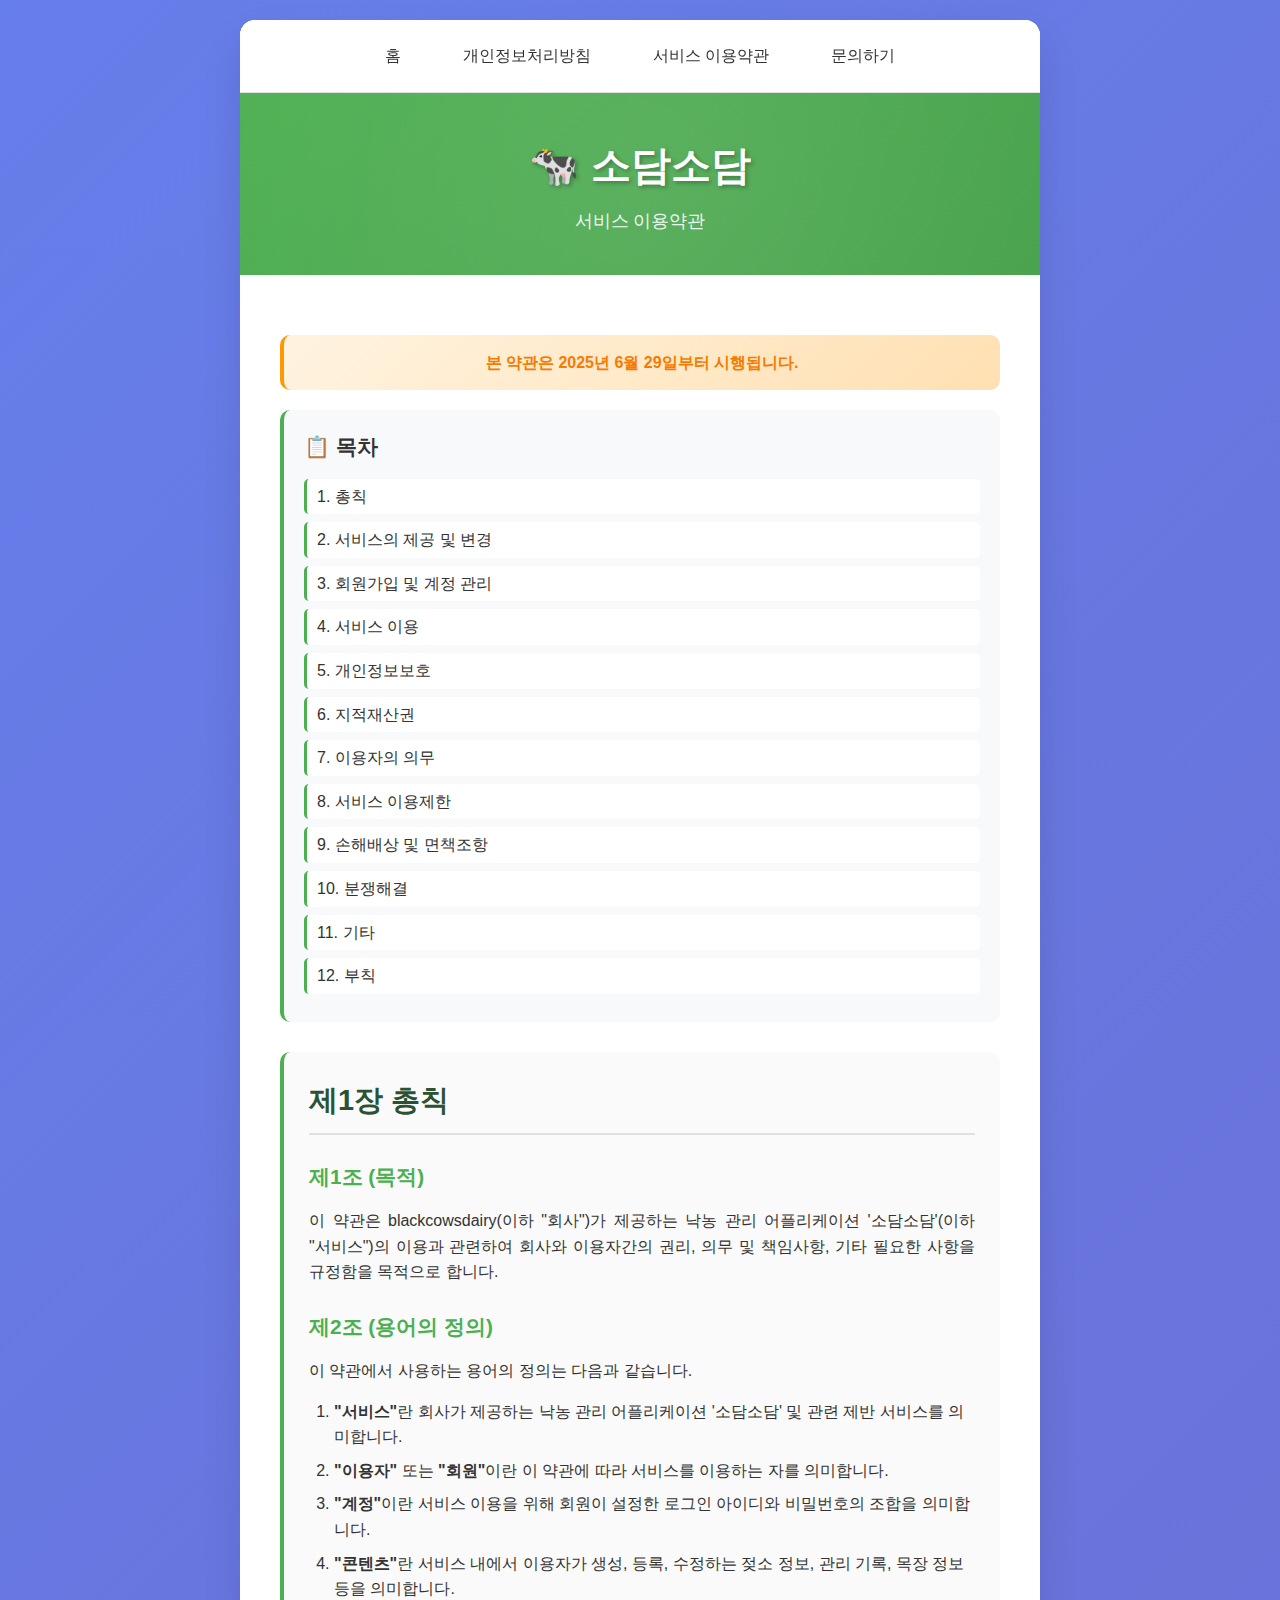
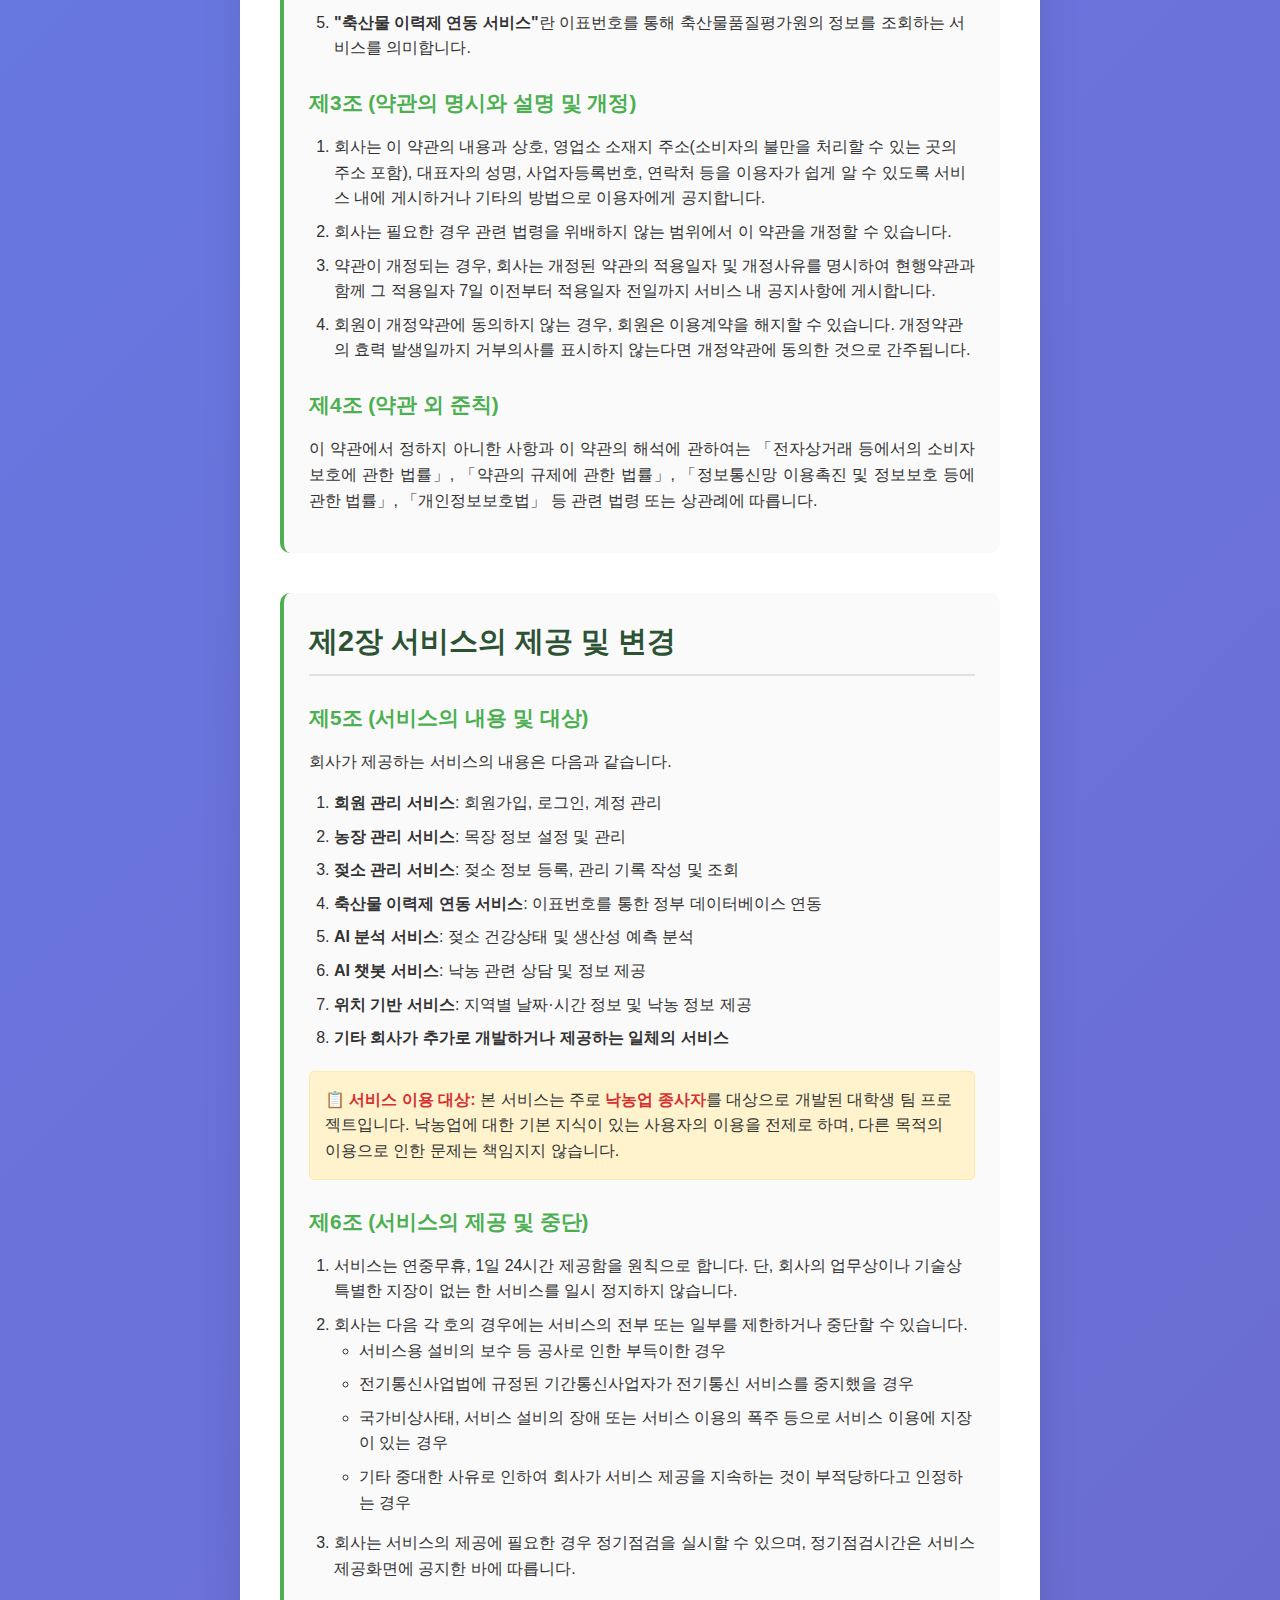
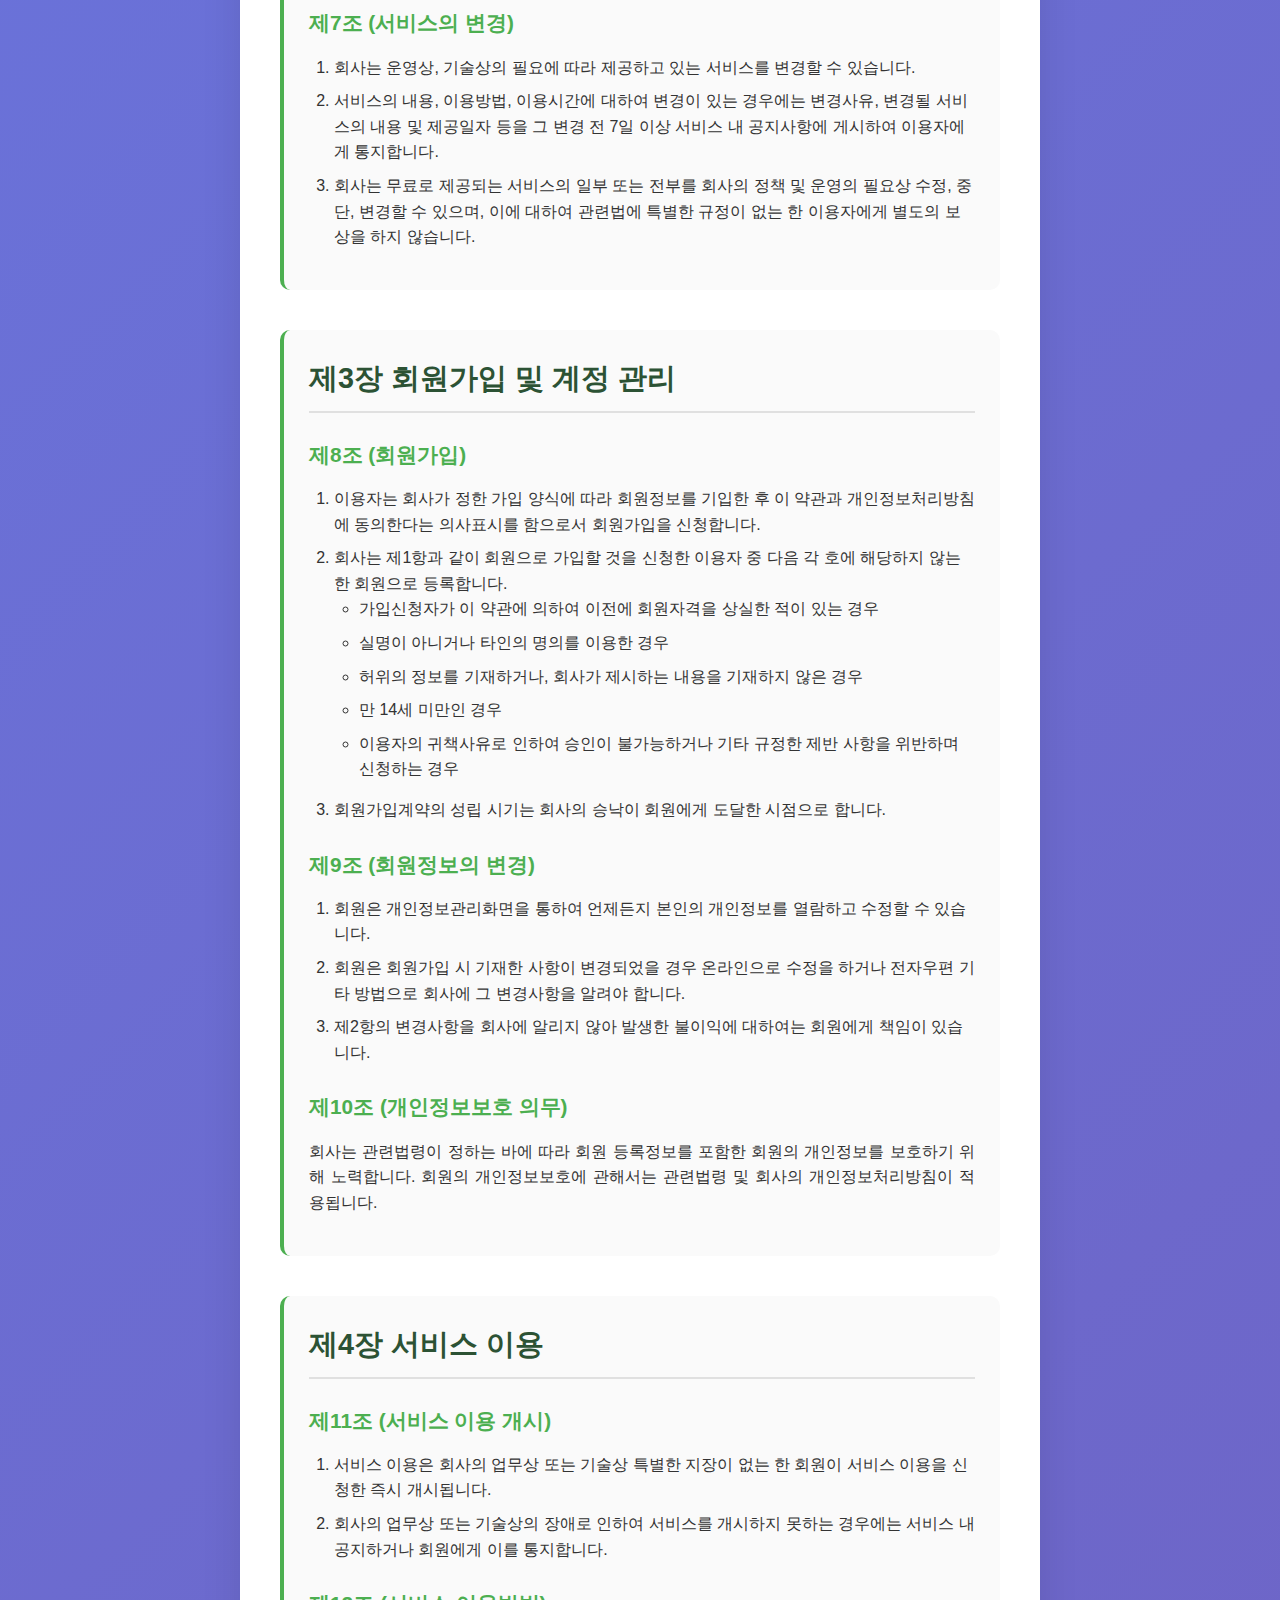
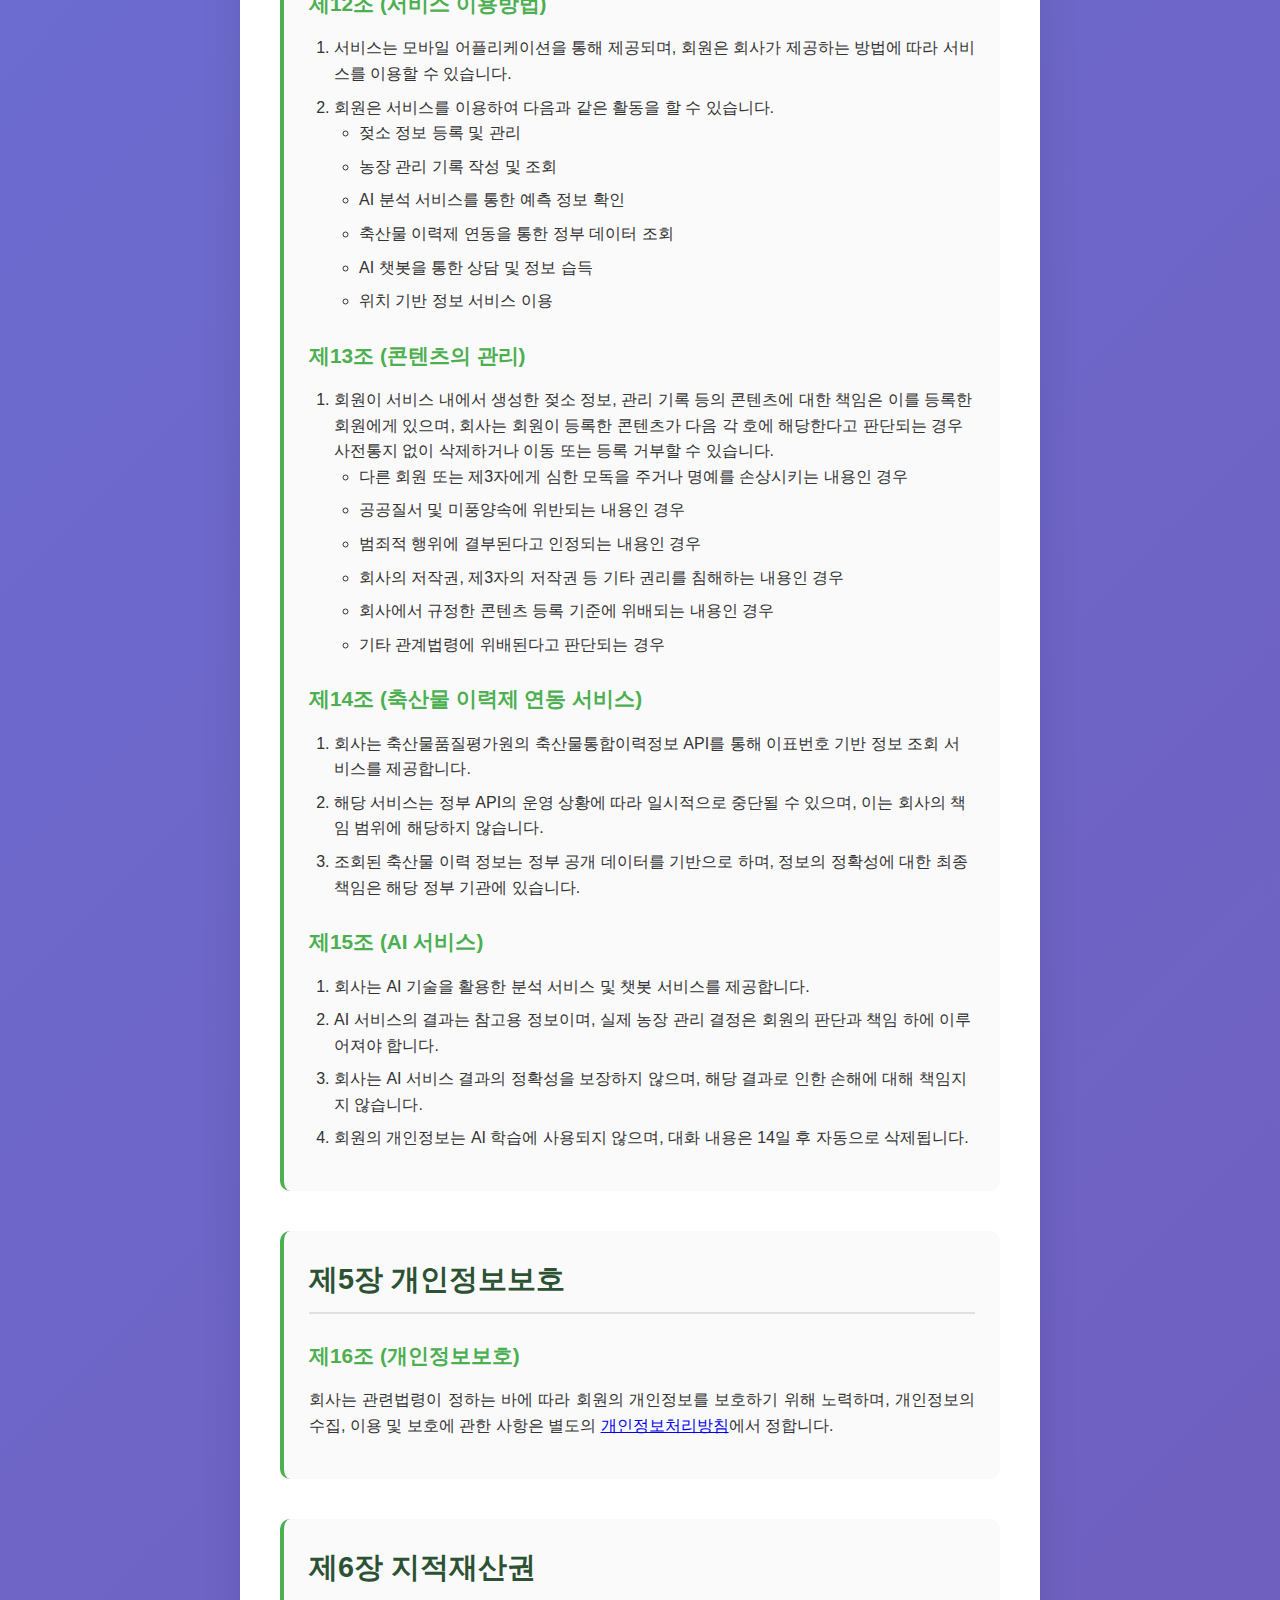
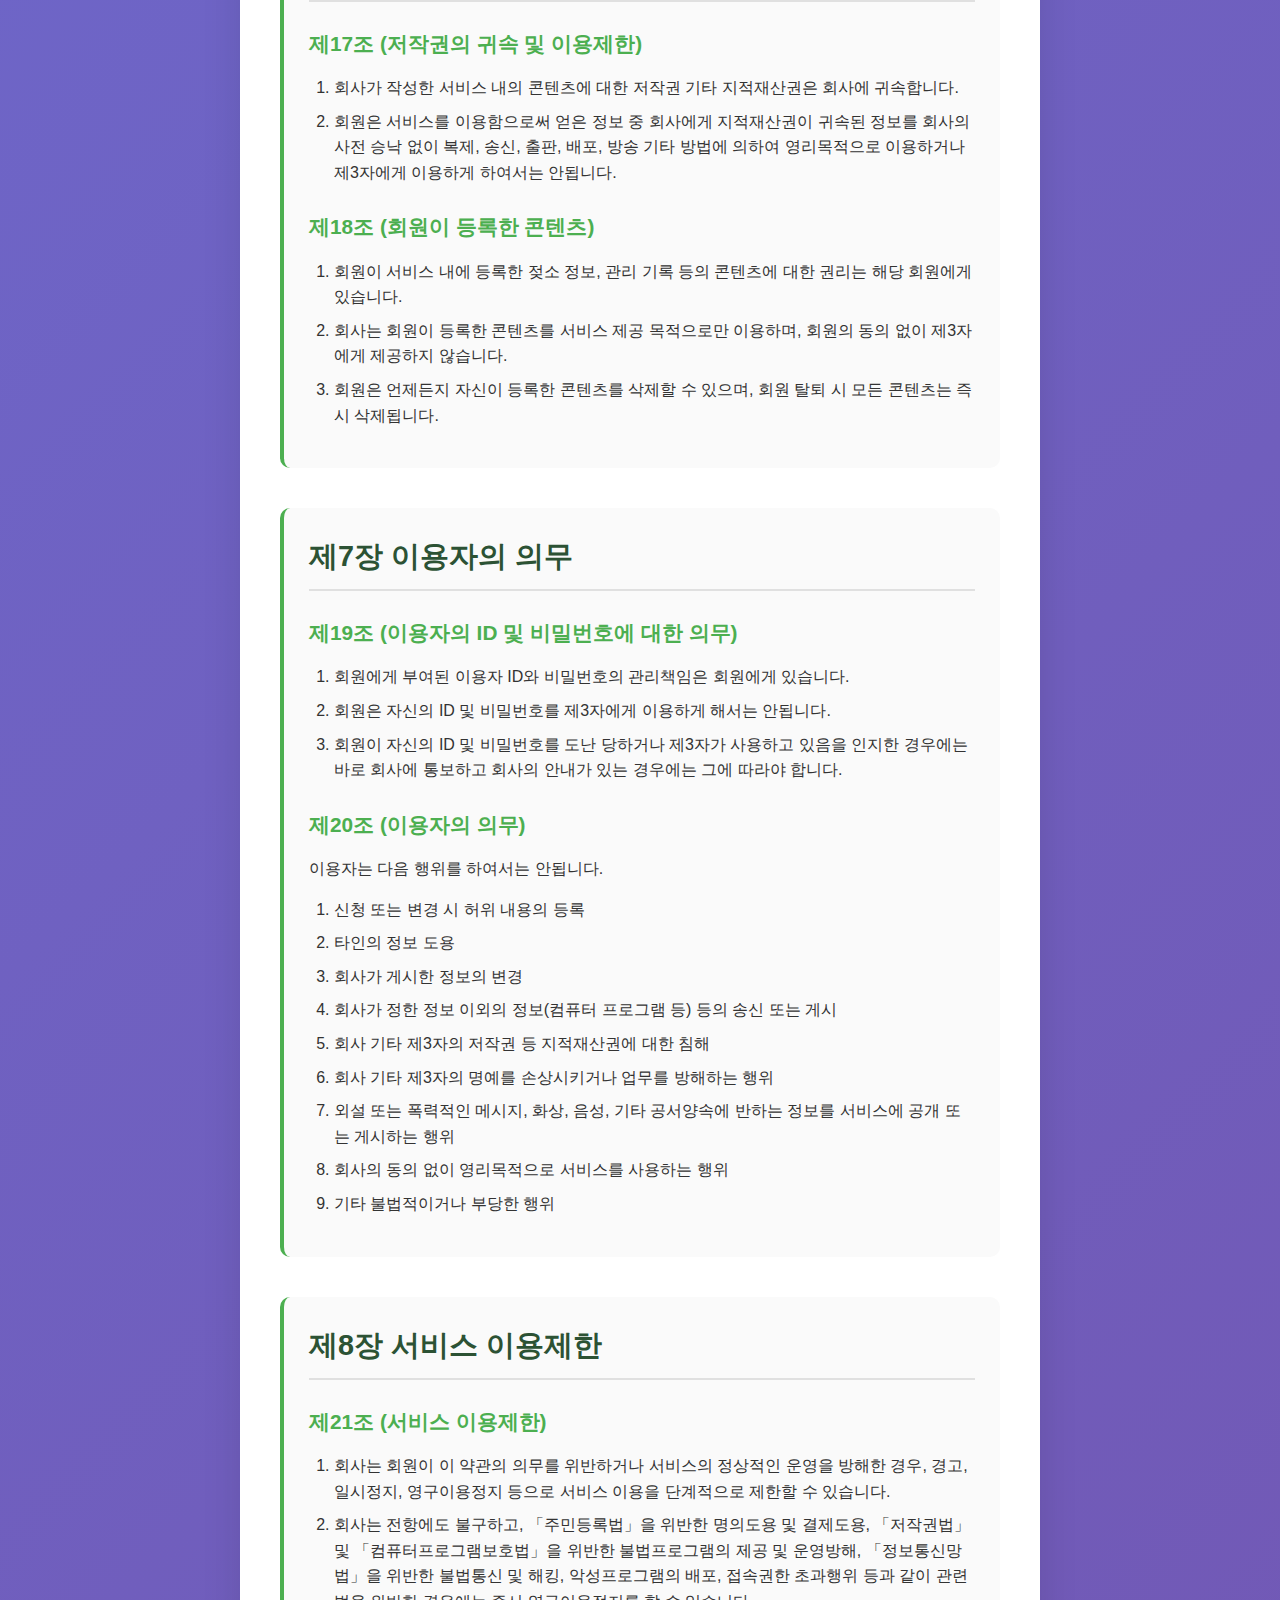
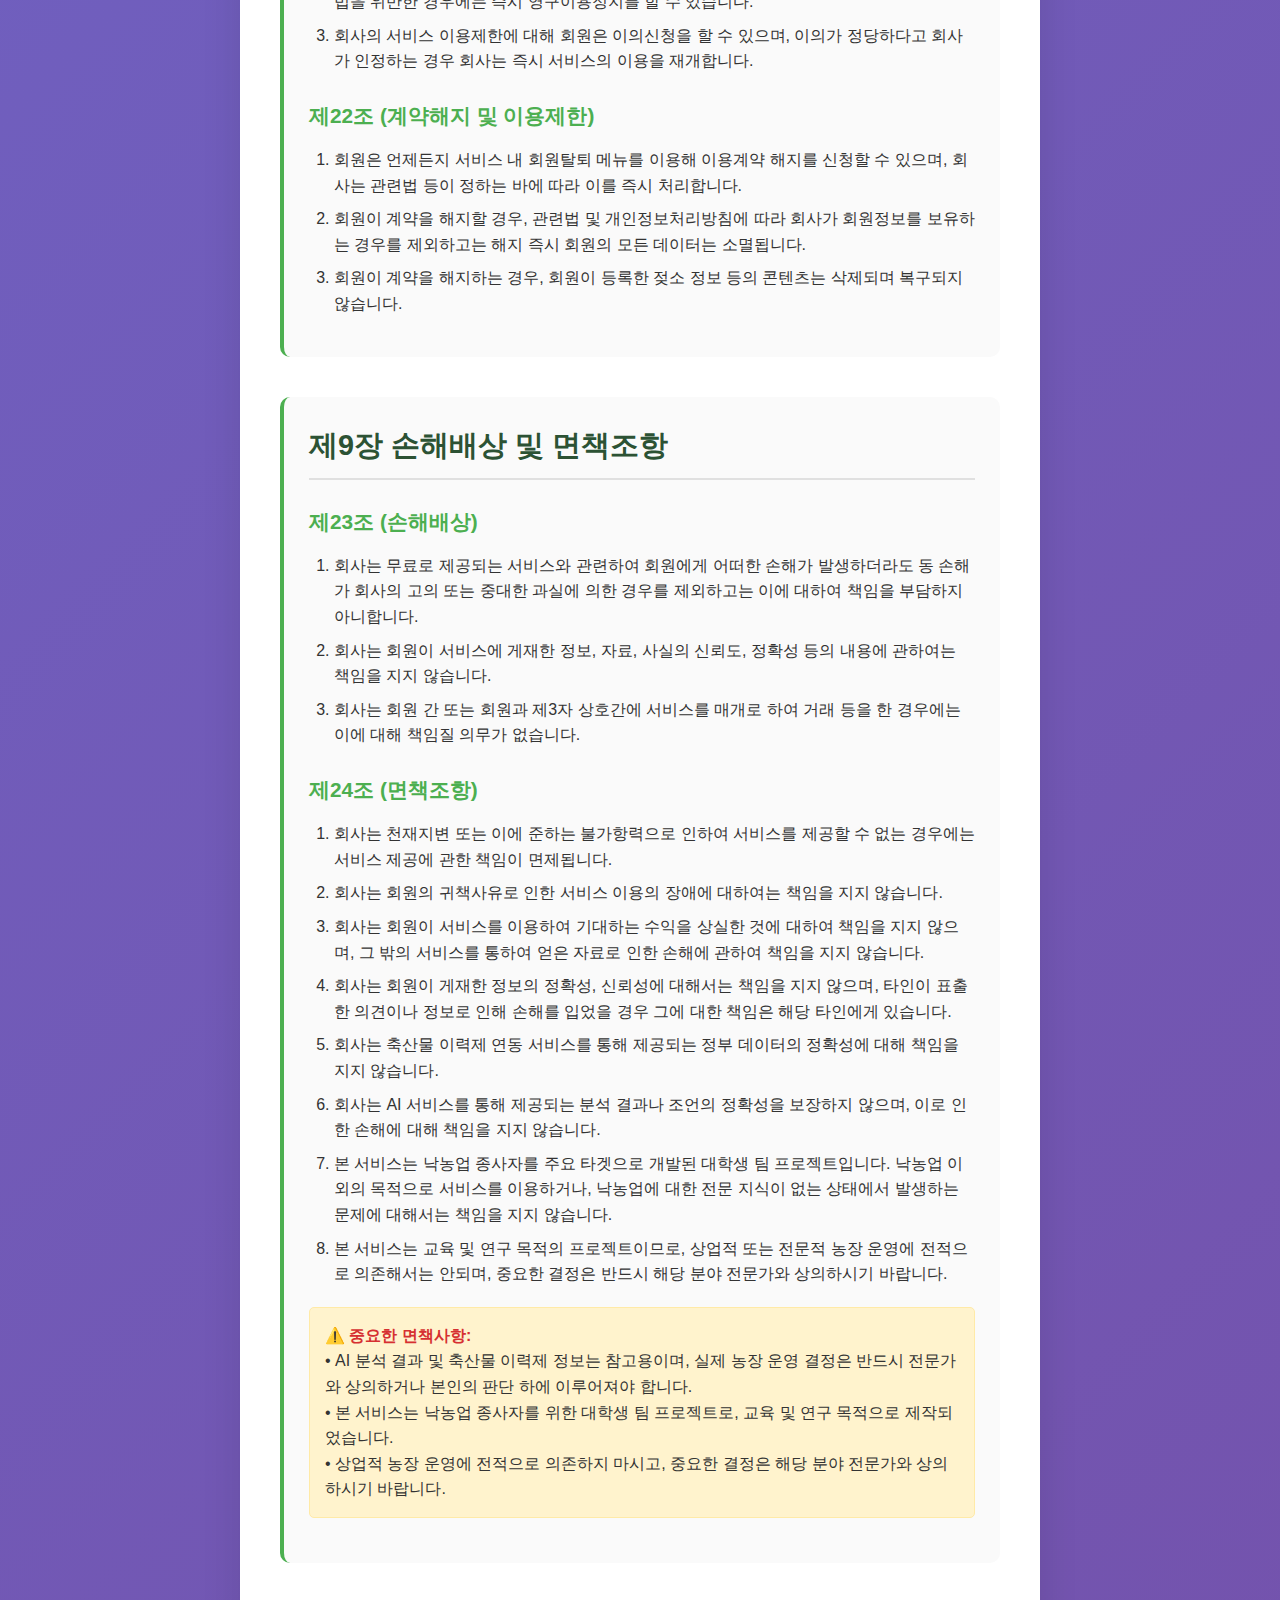
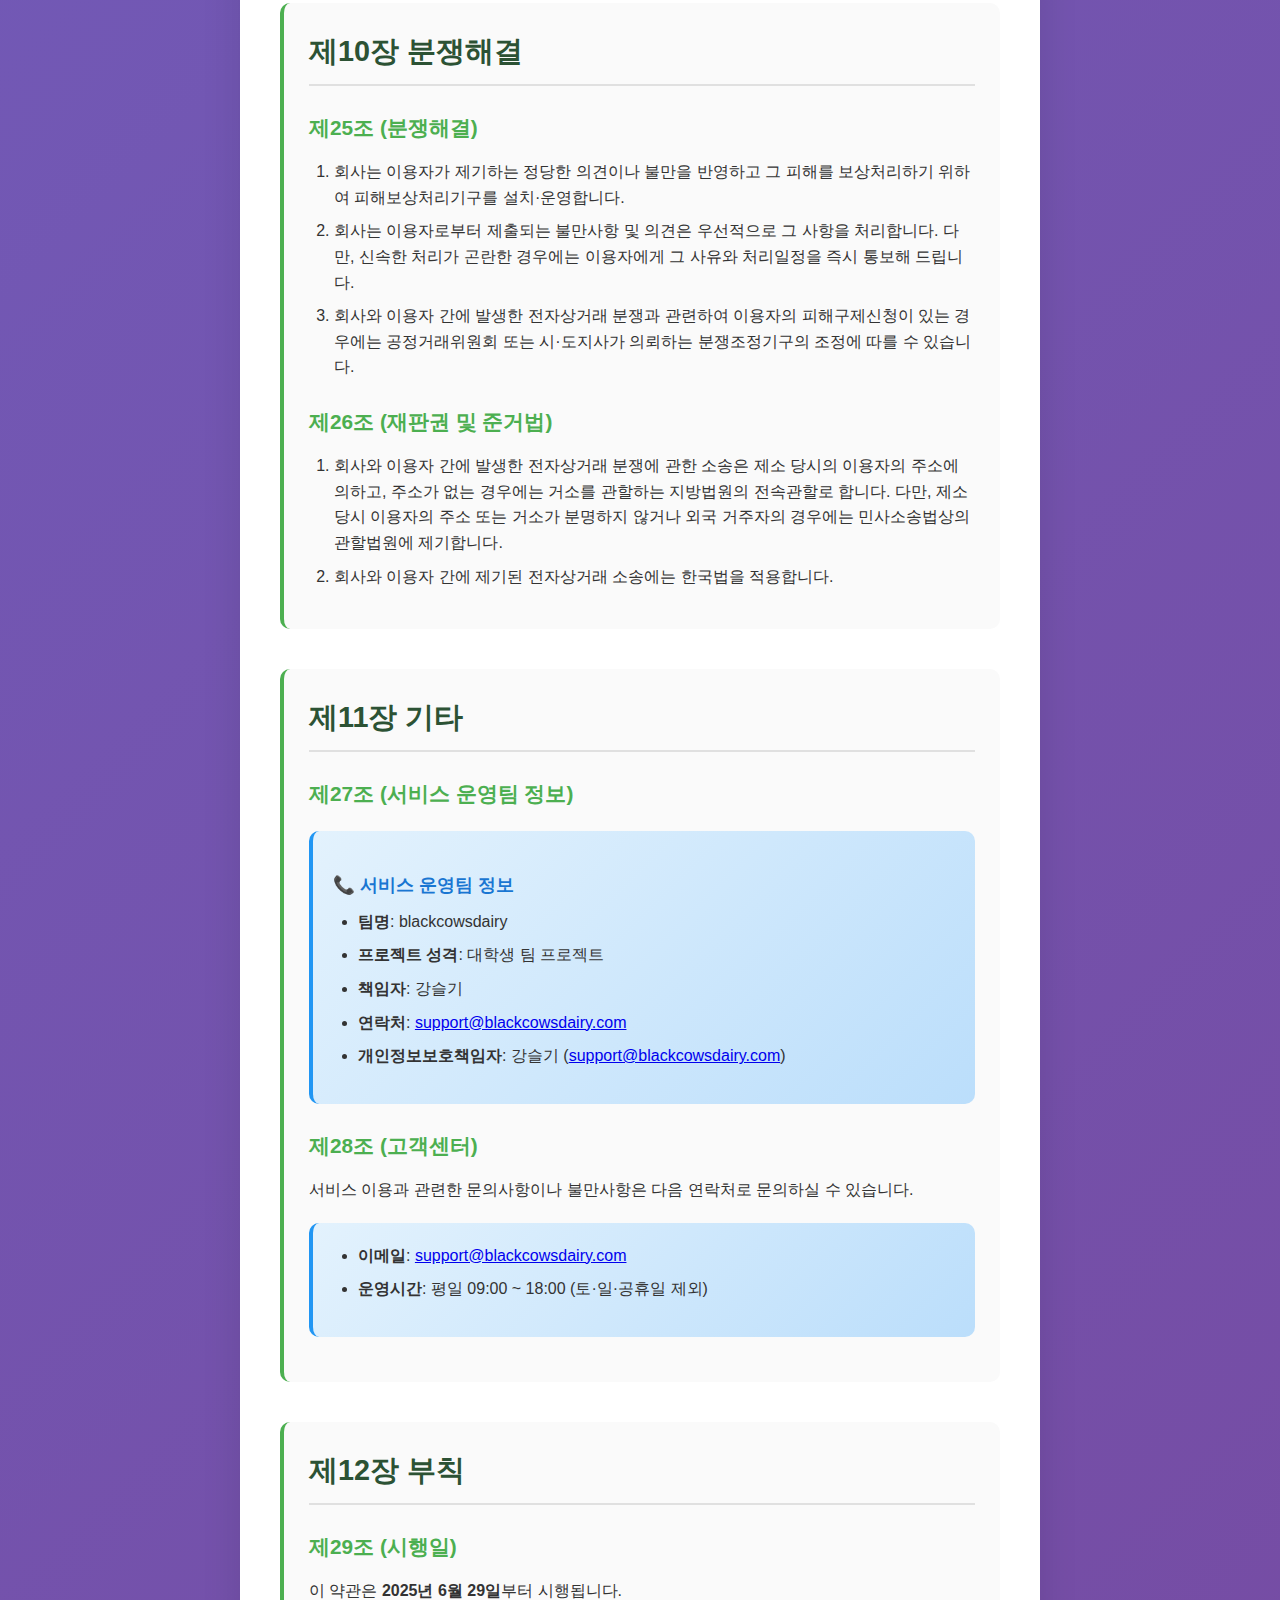
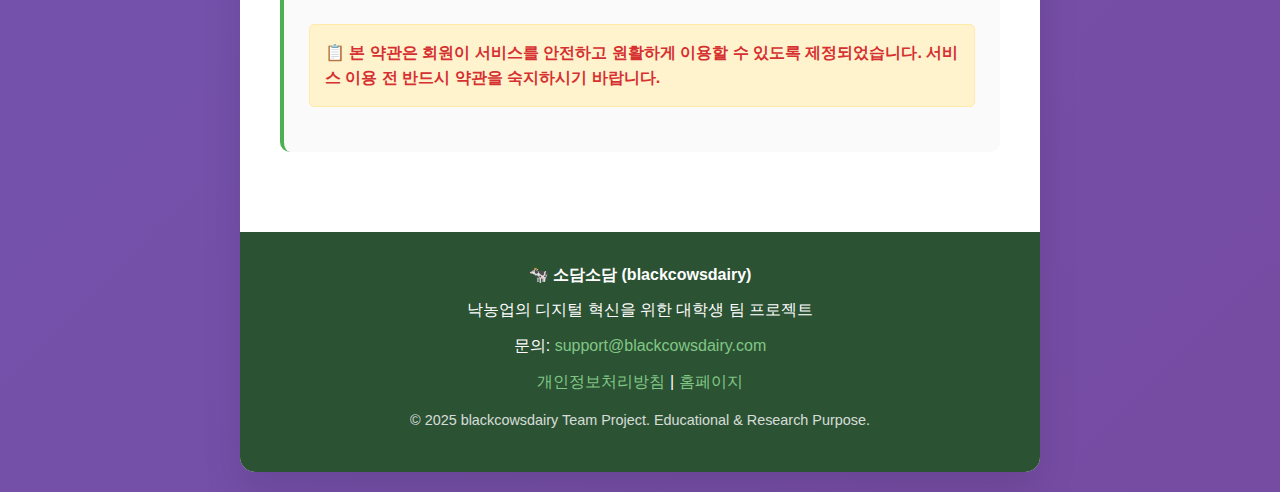
<file: terms-of-service.html>
<!DOCTYPE html>
<html lang="ko">
<head>
    <meta charset="UTF-8">
    <meta name="viewport" content="width=device-width, initial-scale=1.0">
    <title>소담소담 서비스 이용약관 | blackcowsdairy</title>
    <meta name="description" content="소담소담 낙농 관리 어플리케이션의 서비스 이용약관입니다.">
    <style>
        * {
            margin: 0;
            padding: 0;
            box-sizing: border-box;
        }

        body {
            font-family: 'Segoe UI', Tahoma, Geneva, Verdana, sans-serif;
            line-height: 1.6;
            color: #333;
            background: linear-gradient(135deg, #667eea 0%, #764ba2 100%);
            min-height: 100vh;
            padding: 20px 0;
        }

        .container {
            max-width: 800px;
            margin: 0 auto;
            background: white;
            border-radius: 15px;
            box-shadow: 0 20px 40px rgba(0, 0, 0, 0.1);
            overflow: hidden;
            animation: slideUp 0.8s ease-out;
        }

        @keyframes slideUp {
            from {
                opacity: 0;
                transform: translateY(30px);
            }
            to {
                opacity: 1;
                transform: translateY(0);
            }
        }

        .header {
            background: linear-gradient(135deg, #4CAF50 0%, #45a049 100%);
            color: white;
            text-align: center;
            padding: 40px 30px;
            position: relative;
            overflow: hidden;
        }

        .header::before {
            content: '';
            position: absolute;
            top: -50%;
            left: -50%;
            width: 200%;
            height: 200%;
            background: radial-gradient(circle, rgba(255,255,255,0.1) 0%, transparent 70%);
            animation: rotate 20s linear infinite;
        }

        @keyframes rotate {
            0% { transform: rotate(0deg); }
            100% { transform: rotate(360deg); }
        }

        .header h1 {
            font-size: 2.5em;
            margin-bottom: 10px;
            position: relative;
            z-index: 1;
            text-shadow: 2px 2px 4px rgba(0,0,0,0.3);
        }

        .header .subtitle {
            font-size: 1.1em;
            opacity: 0.9;
            position: relative;
            z-index: 1;
        }

        .content {
            padding: 40px;
        }

        .toc {
            background: #f8f9fa;
            border-radius: 10px;
            padding: 20px;
            margin-bottom: 30px;
            border-left: 4px solid #4CAF50;
        }

        .toc h2 {
            color: #333;
            margin-bottom: 15px;
            font-size: 1.3em;
        }

        .toc ul {
            list-style: none;
            padding-left: 0;
        }

        .toc li {
            margin: 8px 0;
            padding: 5px 10px;
            background: white;
            border-radius: 5px;
            border-left: 3px solid #4CAF50;
            transition: all 0.3s ease;
        }

        .toc li:hover {
            background: #e8f5e8;
            transform: translateX(5px);
        }

        .toc a {
            color: #333;
            text-decoration: none;
            font-weight: 500;
        }

        .toc a:hover {
            color: #4CAF50;
        }

        .section {
            margin-bottom: 40px;
            padding: 25px;
            background: #fafafa;
            border-radius: 10px;
            border-left: 4px solid #4CAF50;
            transition: all 0.3s ease;
        }

        .section:hover {
            box-shadow: 0 5px 15px rgba(0,0,0,0.1);
            transform: translateY(-2px);
        }

        .section h2 {
            color: #2c5234;
            font-size: 1.8em;
            margin-bottom: 20px;
            padding-bottom: 10px;
            border-bottom: 2px solid #e0e0e0;
        }

        .section h3 {
            color: #4CAF50;
            font-size: 1.3em;
            margin: 25px 0 15px 0;
        }

        .section h4 {
            color: #666;
            font-size: 1.1em;
            margin: 20px 0 10px 0;
        }

        .section p {
            margin-bottom: 15px;
            text-align: justify;
        }

        .section ol, .section ul {
            margin-bottom: 15px;
            padding-left: 25px;
        }

        .section li {
            margin-bottom: 8px;
        }

        .highlight {
            background: #fff3cd;
            border: 1px solid #ffeaa7;
            border-radius: 5px;
            padding: 15px;
            margin: 20px 0;
        }

        .highlight strong {
            color: #d63031;
        }

        .table-container {
            overflow-x: auto;
            margin: 20px 0;
        }

        table {
            width: 100%;
            border-collapse: collapse;
            background: white;
            border-radius: 8px;
            overflow: hidden;
            box-shadow: 0 2px 10px rgba(0,0,0,0.1);
        }

        th, td {
            padding: 12px 15px;
            text-align: left;
            border-bottom: 1px solid #ddd;
        }

        th {
            background: #4CAF50;
            color: white;
            font-weight: 600;
        }

        tr:hover {
            background: #f5f5f5;
        }

        .footer {
            background: #2c5234;
            color: white;
            text-align: center;
            padding: 30px;
        }

        .footer p {
            margin-bottom: 10px;
        }

        .footer a {
            color: #81c784;
            text-decoration: none;
        }

        .footer a:hover {
            color: #a5d6a7;
        }

        .back-to-top {
            position: fixed;
            bottom: 30px;
            right: 30px;
            background: #4CAF50;
            color: white;
            border: none;
            border-radius: 50%;
            width: 50px;
            height: 50px;
            cursor: pointer;
            font-size: 18px;
            opacity: 0;
            transition: all 0.3s ease;
            z-index: 1000;
        }

        .back-to-top.visible {
            opacity: 1;
        }

        .back-to-top:hover {
            background: #45a049;
            transform: scale(1.1);
        }

        .nav-bar {
            background: rgba(255, 255, 255, 0.95);
            backdrop-filter: blur(10px);
            padding: 15px 40px;
            border-bottom: 1px solid #e0e0e0;
        }

        .nav-bar .nav-links {
            display: flex;
            justify-content: center;
            gap: 30px;
            flex-wrap: wrap;
        }

        .nav-bar a {
            color: #333;
            text-decoration: none;
            font-weight: 500;
            padding: 8px 16px;
            border-radius: 20px;
            transition: all 0.3s ease;
        }

        .nav-bar a:hover {
            background: #4CAF50;
            color: white;
        }

        @media (max-width: 768px) {
            .container {
                margin: 10px;
                border-radius: 10px;
            }

            .header {
                padding: 30px 20px;
            }

            .header h1 {
                font-size: 2em;
            }

            .content {
                padding: 20px;
            }

            .section {
                padding: 15px;
            }

            .nav-bar {
                padding: 10px 20px;
            }

            .nav-bar .nav-links {
                gap: 15px;
            }

            .back-to-top {
                bottom: 20px;
                right: 20px;
                width: 45px;
                height: 45px;
            }
        }

        .company-info {
            background: linear-gradient(135deg, #e3f2fd 0%, #bbdefb 100%);
            border-radius: 10px;
            padding: 20px;
            margin: 20px 0;
            border-left: 4px solid #2196F3;
        }

        .company-info h4 {
            color: #1976d2;
            margin-bottom: 10px;
        }

        .effective-date {
            background: linear-gradient(135deg, #fff3e0 0%, #ffe0b2 100%);
            border-radius: 10px;
            padding: 15px;
            margin: 20px 0;
            border-left: 4px solid #ff9800;
            text-align: center;
        }

        .effective-date strong {
            color: #f57c00;
        }
    </style>
</head>
<body>
    <div class="container">
        <div class="nav-bar">
            <div class="nav-links">
                <a href="index.html">홈</a>
                <a href="privacy-policy.html">개인정보처리방침</a>
                <a href="#" class="active">서비스 이용약관</a>
                <a href="mailto:support@blackcowsdairy.com">문의하기</a>
            </div>
        </div>

        <div class="header">
            <h1>🐄 소담소담</h1>
            <div class="subtitle">서비스 이용약관</div>
        </div>

        <div class="content">
            <div class="effective-date">
                <strong>본 약관은 2025년 6월 29일부터 시행됩니다.</strong>
            </div>

            <div class="toc">
                <h2>📋 목차</h2>
                <ul>
                    <li><a href="#section1">1. 총칙</a></li>
                    <li><a href="#section2">2. 서비스의 제공 및 변경</a></li>
                    <li><a href="#section3">3. 회원가입 및 계정 관리</a></li>
                    <li><a href="#section4">4. 서비스 이용</a></li>
                    <li><a href="#section5">5. 개인정보보호</a></li>
                    <li><a href="#section6">6. 지적재산권</a></li>
                    <li><a href="#section7">7. 이용자의 의무</a></li>
                    <li><a href="#section8">8. 서비스 이용제한</a></li>
                    <li><a href="#section9">9. 손해배상 및 면책조항</a></li>
                    <li><a href="#section10">10. 분쟁해결</a></li>
                    <li><a href="#section11">11. 기타</a></li>
                    <li><a href="#section12">12. 부칙</a></li>
                </ul>
            </div>

            <div class="section" id="section1">
                <h2>제1장 총칙</h2>
                
                <h3>제1조 (목적)</h3>
                <p>이 약관은 blackcowsdairy(이하 "회사")가 제공하는 낙농 관리 어플리케이션 '소담소담'(이하 "서비스")의 이용과 관련하여 회사와 이용자간의 권리, 의무 및 책임사항, 기타 필요한 사항을 규정함을 목적으로 합니다.</p>

                <h3>제2조 (용어의 정의)</h3>
                <p>이 약관에서 사용하는 용어의 정의는 다음과 같습니다.</p>
                <ol>
                    <li><strong>"서비스"</strong>란 회사가 제공하는 낙농 관리 어플리케이션 '소담소담' 및 관련 제반 서비스를 의미합니다.</li>
                    <li><strong>"이용자"</strong> 또는 <strong>"회원"</strong>이란 이 약관에 따라 서비스를 이용하는 자를 의미합니다.</li>
                    <li><strong>"계정"</strong>이란 서비스 이용을 위해 회원이 설정한 로그인 아이디와 비밀번호의 조합을 의미합니다.</li>
                    <li><strong>"콘텐츠"</strong>란 서비스 내에서 이용자가 생성, 등록, 수정하는 젖소 정보, 관리 기록, 목장 정보 등을 의미합니다.</li>
                    <li><strong>"축산물 이력제 연동 서비스"</strong>란 이표번호를 통해 축산물품질평가원의 정보를 조회하는 서비스를 의미합니다.</li>
                </ol>

                <h3>제3조 (약관의 명시와 설명 및 개정)</h3>
                <ol>
                    <li>회사는 이 약관의 내용과 상호, 영업소 소재지 주소(소비자의 불만을 처리할 수 있는 곳의 주소 포함), 대표자의 성명, 사업자등록번호, 연락처 등을 이용자가 쉽게 알 수 있도록 서비스 내에 게시하거나 기타의 방법으로 이용자에게 공지합니다.</li>
                    <li>회사는 필요한 경우 관련 법령을 위배하지 않는 범위에서 이 약관을 개정할 수 있습니다.</li>
                    <li>약관이 개정되는 경우, 회사는 개정된 약관의 적용일자 및 개정사유를 명시하여 현행약관과 함께 그 적용일자 7일 이전부터 적용일자 전일까지 서비스 내 공지사항에 게시합니다.</li>
                    <li>회원이 개정약관에 동의하지 않는 경우, 회원은 이용계약을 해지할 수 있습니다. 개정약관의 효력 발생일까지 거부의사를 표시하지 않는다면 개정약관에 동의한 것으로 간주됩니다.</li>
                </ol>

                <h3>제4조 (약관 외 준칙)</h3>
                <p>이 약관에서 정하지 아니한 사항과 이 약관의 해석에 관하여는 「전자상거래 등에서의 소비자보호에 관한 법률」, 「약관의 규제에 관한 법률」, 「정보통신망 이용촉진 및 정보보호 등에 관한 법률」, 「개인정보보호법」 등 관련 법령 또는 상관례에 따릅니다.</p>
            </div>

            <div class="section" id="section2">
                <h2>제2장 서비스의 제공 및 변경</h2>
                
                <h3>제5조 (서비스의 내용 및 대상)</h3>
                <p>회사가 제공하는 서비스의 내용은 다음과 같습니다.</p>
                <ol>
                    <li><strong>회원 관리 서비스</strong>: 회원가입, 로그인, 계정 관리</li>
                    <li><strong>농장 관리 서비스</strong>: 목장 정보 설정 및 관리</li>
                    <li><strong>젖소 관리 서비스</strong>: 젖소 정보 등록, 관리 기록 작성 및 조회</li>
                    <li><strong>축산물 이력제 연동 서비스</strong>: 이표번호를 통한 정부 데이터베이스 연동</li>
                    <li><strong>AI 분석 서비스</strong>: 젖소 건강상태 및 생산성 예측 분석</li>
                    <li><strong>AI 챗봇 서비스</strong>: 낙농 관련 상담 및 정보 제공</li>
                    <li><strong>위치 기반 서비스</strong>: 지역별 날짜·시간 정보 및 낙농 정보 제공</li>
                    <li><strong>기타 회사가 추가로 개발하거나 제공하는 일체의 서비스</strong></li>
                </ol>
                
                <div class="highlight">
                    <strong>📋 서비스 이용 대상:</strong> 본 서비스는 주로 <strong>낙농업 종사자</strong>를 대상으로 개발된 대학생 팀 프로젝트입니다. 낙농업에 대한 기본 지식이 있는 사용자의 이용을 전제로 하며, 다른 목적의 이용으로 인한 문제는 책임지지 않습니다.
                </div>

                <h3>제6조 (서비스의 제공 및 중단)</h3>
                <ol>
                    <li>서비스는 연중무휴, 1일 24시간 제공함을 원칙으로 합니다. 단, 회사의 업무상이나 기술상 특별한 지장이 없는 한 서비스를 일시 정지하지 않습니다.</li>
                    <li>회사는 다음 각 호의 경우에는 서비스의 전부 또는 일부를 제한하거나 중단할 수 있습니다.
                        <ul>
                            <li>서비스용 설비의 보수 등 공사로 인한 부득이한 경우</li>
                            <li>전기통신사업법에 규정된 기간통신사업자가 전기통신 서비스를 중지했을 경우</li>
                            <li>국가비상사태, 서비스 설비의 장애 또는 서비스 이용의 폭주 등으로 서비스 이용에 지장이 있는 경우</li>
                            <li>기타 중대한 사유로 인하여 회사가 서비스 제공을 지속하는 것이 부적당하다고 인정하는 경우</li>
                        </ul>
                    </li>
                    <li>회사는 서비스의 제공에 필요한 경우 정기점검을 실시할 수 있으며, 정기점검시간은 서비스제공화면에 공지한 바에 따릅니다.</li>
                </ol>

                <h3>제7조 (서비스의 변경)</h3>
                <ol>
                    <li>회사는 운영상, 기술상의 필요에 따라 제공하고 있는 서비스를 변경할 수 있습니다.</li>
                    <li>서비스의 내용, 이용방법, 이용시간에 대하여 변경이 있는 경우에는 변경사유, 변경될 서비스의 내용 및 제공일자 등을 그 변경 전 7일 이상 서비스 내 공지사항에 게시하여 이용자에게 통지합니다.</li>
                    <li>회사는 무료로 제공되는 서비스의 일부 또는 전부를 회사의 정책 및 운영의 필요상 수정, 중단, 변경할 수 있으며, 이에 대하여 관련법에 특별한 규정이 없는 한 이용자에게 별도의 보상을 하지 않습니다.</li>
                </ol>
            </div>

            <div class="section" id="section3">
                <h2>제3장 회원가입 및 계정 관리</h2>
                
                <h3>제8조 (회원가입)</h3>
                <ol>
                    <li>이용자는 회사가 정한 가입 양식에 따라 회원정보를 기입한 후 이 약관과 개인정보처리방침에 동의한다는 의사표시를 함으로서 회원가입을 신청합니다.</li>
                    <li>회사는 제1항과 같이 회원으로 가입할 것을 신청한 이용자 중 다음 각 호에 해당하지 않는 한 회원으로 등록합니다.
                        <ul>
                            <li>가입신청자가 이 약관에 의하여 이전에 회원자격을 상실한 적이 있는 경우</li>
                            <li>실명이 아니거나 타인의 명의를 이용한 경우</li>
                            <li>허위의 정보를 기재하거나, 회사가 제시하는 내용을 기재하지 않은 경우</li>
                            <li>만 14세 미만인 경우</li>
                            <li>이용자의 귀책사유로 인하여 승인이 불가능하거나 기타 규정한 제반 사항을 위반하며 신청하는 경우</li>
                        </ul>
                    </li>
                    <li>회원가입계약의 성립 시기는 회사의 승낙이 회원에게 도달한 시점으로 합니다.</li>
                </ol>

                <h3>제9조 (회원정보의 변경)</h3>
                <ol>
                    <li>회원은 개인정보관리화면을 통하여 언제든지 본인의 개인정보를 열람하고 수정할 수 있습니다.</li>
                    <li>회원은 회원가입 시 기재한 사항이 변경되었을 경우 온라인으로 수정을 하거나 전자우편 기타 방법으로 회사에 그 변경사항을 알려야 합니다.</li>
                    <li>제2항의 변경사항을 회사에 알리지 않아 발생한 불이익에 대하여는 회원에게 책임이 있습니다.</li>
                </ol>

                <h3>제10조 (개인정보보호 의무)</h3>
                <p>회사는 관련법령이 정하는 바에 따라 회원 등록정보를 포함한 회원의 개인정보를 보호하기 위해 노력합니다. 회원의 개인정보보호에 관해서는 관련법령 및 회사의 개인정보처리방침이 적용됩니다.</p>
            </div>

            <div class="section" id="section4">
                <h2>제4장 서비스 이용</h2>
                
                <h3>제11조 (서비스 이용 개시)</h3>
                <ol>
                    <li>서비스 이용은 회사의 업무상 또는 기술상 특별한 지장이 없는 한 회원이 서비스 이용을 신청한 즉시 개시됩니다.</li>
                    <li>회사의 업무상 또는 기술상의 장애로 인하여 서비스를 개시하지 못하는 경우에는 서비스 내 공지하거나 회원에게 이를 통지합니다.</li>
                </ol>

                <h3>제12조 (서비스 이용방법)</h3>
                <ol>
                    <li>서비스는 모바일 어플리케이션을 통해 제공되며, 회원은 회사가 제공하는 방법에 따라 서비스를 이용할 수 있습니다.</li>
                    <li>회원은 서비스를 이용하여 다음과 같은 활동을 할 수 있습니다.
                        <ul>
                            <li>젖소 정보 등록 및 관리</li>
                            <li>농장 관리 기록 작성 및 조회</li>
                            <li>AI 분석 서비스를 통한 예측 정보 확인</li>
                            <li>축산물 이력제 연동을 통한 정부 데이터 조회</li>
                            <li>AI 챗봇을 통한 상담 및 정보 습득</li>
                            <li>위치 기반 정보 서비스 이용</li>
                        </ul>
                    </li>
                </ol>

                <h3>제13조 (콘텐츠의 관리)</h3>
                <ol>
                    <li>회원이 서비스 내에서 생성한 젖소 정보, 관리 기록 등의 콘텐츠에 대한 책임은 이를 등록한 회원에게 있으며, 회사는 회원이 등록한 콘텐츠가 다음 각 호에 해당한다고 판단되는 경우 사전통지 없이 삭제하거나 이동 또는 등록 거부할 수 있습니다.
                        <ul>
                            <li>다른 회원 또는 제3자에게 심한 모독을 주거나 명예를 손상시키는 내용인 경우</li>
                            <li>공공질서 및 미풍양속에 위반되는 내용인 경우</li>
                            <li>범죄적 행위에 결부된다고 인정되는 내용인 경우</li>
                            <li>회사의 저작권, 제3자의 저작권 등 기타 권리를 침해하는 내용인 경우</li>
                            <li>회사에서 규정한 콘텐츠 등록 기준에 위배되는 내용인 경우</li>
                            <li>기타 관계법령에 위배된다고 판단되는 경우</li>
                        </ul>
                    </li>
                </ol>

                <h3>제14조 (축산물 이력제 연동 서비스)</h3>
                <ol>
                    <li>회사는 축산물품질평가원의 축산물통합이력정보 API를 통해 이표번호 기반 정보 조회 서비스를 제공합니다.</li>
                    <li>해당 서비스는 정부 API의 운영 상황에 따라 일시적으로 중단될 수 있으며, 이는 회사의 책임 범위에 해당하지 않습니다.</li>
                    <li>조회된 축산물 이력 정보는 정부 공개 데이터를 기반으로 하며, 정보의 정확성에 대한 최종 책임은 해당 정부 기관에 있습니다.</li>
                </ol>

                <h3>제15조 (AI 서비스)</h3>
                <ol>
                    <li>회사는 AI 기술을 활용한 분석 서비스 및 챗봇 서비스를 제공합니다.</li>
                    <li>AI 서비스의 결과는 참고용 정보이며, 실제 농장 관리 결정은 회원의 판단과 책임 하에 이루어져야 합니다.</li>
                    <li>회사는 AI 서비스 결과의 정확성을 보장하지 않으며, 해당 결과로 인한 손해에 대해 책임지지 않습니다.</li>
                    <li>회원의 개인정보는 AI 학습에 사용되지 않으며, 대화 내용은 14일 후 자동으로 삭제됩니다.</li>
                </ol>
            </div>

            <div class="section" id="section5">
                <h2>제5장 개인정보보호</h2>
                
                <h3>제16조 (개인정보보호)</h3>
                <p>회사는 관련법령이 정하는 바에 따라 회원의 개인정보를 보호하기 위해 노력하며, 개인정보의 수집, 이용 및 보호에 관한 사항은 별도의 <a href="privacy-policy.html">개인정보처리방침</a>에서 정합니다.</p>
            </div>

            <div class="section" id="section6">
                <h2>제6장 지적재산권</h2>
                
                <h3>제17조 (저작권의 귀속 및 이용제한)</h3>
                <ol>
                    <li>회사가 작성한 서비스 내의 콘텐츠에 대한 저작권 기타 지적재산권은 회사에 귀속합니다.</li>
                    <li>회원은 서비스를 이용함으로써 얻은 정보 중 회사에게 지적재산권이 귀속된 정보를 회사의 사전 승낙 없이 복제, 송신, 출판, 배포, 방송 기타 방법에 의하여 영리목적으로 이용하거나 제3자에게 이용하게 하여서는 안됩니다.</li>
                </ol>

                <h3>제18조 (회원이 등록한 콘텐츠)</h3>
                <ol>
                    <li>회원이 서비스 내에 등록한 젖소 정보, 관리 기록 등의 콘텐츠에 대한 권리는 해당 회원에게 있습니다.</li>
                    <li>회사는 회원이 등록한 콘텐츠를 서비스 제공 목적으로만 이용하며, 회원의 동의 없이 제3자에게 제공하지 않습니다.</li>
                    <li>회원은 언제든지 자신이 등록한 콘텐츠를 삭제할 수 있으며, 회원 탈퇴 시 모든 콘텐츠는 즉시 삭제됩니다.</li>
                </ol>
            </div>

            <div class="section" id="section7">
                <h2>제7장 이용자의 의무</h2>
                
                <h3>제19조 (이용자의 ID 및 비밀번호에 대한 의무)</h3>
                <ol>
                    <li>회원에게 부여된 이용자 ID와 비밀번호의 관리책임은 회원에게 있습니다.</li>
                    <li>회원은 자신의 ID 및 비밀번호를 제3자에게 이용하게 해서는 안됩니다.</li>
                    <li>회원이 자신의 ID 및 비밀번호를 도난 당하거나 제3자가 사용하고 있음을 인지한 경우에는 바로 회사에 통보하고 회사의 안내가 있는 경우에는 그에 따라야 합니다.</li>
                </ol>

                <h3>제20조 (이용자의 의무)</h3>
                <p>이용자는 다음 행위를 하여서는 안됩니다.</p>
                <ol>
                    <li>신청 또는 변경 시 허위 내용의 등록</li>
                    <li>타인의 정보 도용</li>
                    <li>회사가 게시한 정보의 변경</li>
                    <li>회사가 정한 정보 이외의 정보(컴퓨터 프로그램 등) 등의 송신 또는 게시</li>
                    <li>회사 기타 제3자의 저작권 등 지적재산권에 대한 침해</li>
                    <li>회사 기타 제3자의 명예를 손상시키거나 업무를 방해하는 행위</li>
                    <li>외설 또는 폭력적인 메시지, 화상, 음성, 기타 공서양속에 반하는 정보를 서비스에 공개 또는 게시하는 행위</li>
                    <li>회사의 동의 없이 영리목적으로 서비스를 사용하는 행위</li>
                    <li>기타 불법적이거나 부당한 행위</li>
                </ol>
            </div>

            <div class="section" id="section8">
                <h2>제8장 서비스 이용제한</h2>
                
                <h3>제21조 (서비스 이용제한)</h3>
                <ol>
                    <li>회사는 회원이 이 약관의 의무를 위반하거나 서비스의 정상적인 운영을 방해한 경우, 경고, 일시정지, 영구이용정지 등으로 서비스 이용을 단계적으로 제한할 수 있습니다.</li>
                    <li>회사는 전항에도 불구하고, 「주민등록법」을 위반한 명의도용 및 결제도용, 「저작권법」 및 「컴퓨터프로그램보호법」을 위반한 불법프로그램의 제공 및 운영방해, 「정보통신망법」을 위반한 불법통신 및 해킹, 악성프로그램의 배포, 접속권한 초과행위 등과 같이 관련법을 위반한 경우에는 즉시 영구이용정지를 할 수 있습니다.</li>
                    <li>회사의 서비스 이용제한에 대해 회원은 이의신청을 할 수 있으며, 이의가 정당하다고 회사가 인정하는 경우 회사는 즉시 서비스의 이용을 재개합니다.</li>
                </ol>

                <h3>제22조 (계약해지 및 이용제한)</h3>
                <ol>
                    <li>회원은 언제든지 서비스 내 회원탈퇴 메뉴를 이용해 이용계약 해지를 신청할 수 있으며, 회사는 관련법 등이 정하는 바에 따라 이를 즉시 처리합니다.</li>
                    <li>회원이 계약을 해지할 경우, 관련법 및 개인정보처리방침에 따라 회사가 회원정보를 보유하는 경우를 제외하고는 해지 즉시 회원의 모든 데이터는 소멸됩니다.</li>
                    <li>회원이 계약을 해지하는 경우, 회원이 등록한 젖소 정보 등의 콘텐츠는 삭제되며 복구되지 않습니다.</li>
                </ol>
            </div>

            <div class="section" id="section9">
                <h2>제9장 손해배상 및 면책조항</h2>
                
                <h3>제23조 (손해배상)</h3>
                <ol>
                    <li>회사는 무료로 제공되는 서비스와 관련하여 회원에게 어떠한 손해가 발생하더라도 동 손해가 회사의 고의 또는 중대한 과실에 의한 경우를 제외하고는 이에 대하여 책임을 부담하지 아니합니다.</li>
                    <li>회사는 회원이 서비스에 게재한 정보, 자료, 사실의 신뢰도, 정확성 등의 내용에 관하여는 책임을 지지 않습니다.</li>
                    <li>회사는 회원 간 또는 회원과 제3자 상호간에 서비스를 매개로 하여 거래 등을 한 경우에는 이에 대해 책임질 의무가 없습니다.</li>
                </ol>

                <h3>제24조 (면책조항)</h3>
                <ol>
                    <li>회사는 천재지변 또는 이에 준하는 불가항력으로 인하여 서비스를 제공할 수 없는 경우에는 서비스 제공에 관한 책임이 면제됩니다.</li>
                    <li>회사는 회원의 귀책사유로 인한 서비스 이용의 장애에 대하여는 책임을 지지 않습니다.</li>
                    <li>회사는 회원이 서비스를 이용하여 기대하는 수익을 상실한 것에 대하여 책임을 지지 않으며, 그 밖의 서비스를 통하여 얻은 자료로 인한 손해에 관하여 책임을 지지 않습니다.</li>
                    <li>회사는 회원이 게재한 정보의 정확성, 신뢰성에 대해서는 책임을 지지 않으며, 타인이 표출한 의견이나 정보로 인해 손해를 입었을 경우 그에 대한 책임은 해당 타인에게 있습니다.</li>
                    <li>회사는 축산물 이력제 연동 서비스를 통해 제공되는 정부 데이터의 정확성에 대해 책임을 지지 않습니다.</li>
                    <li>회사는 AI 서비스를 통해 제공되는 분석 결과나 조언의 정확성을 보장하지 않으며, 이로 인한 손해에 대해 책임을 지지 않습니다.</li>
                    <li>본 서비스는 낙농업 종사자를 주요 타겟으로 개발된 대학생 팀 프로젝트입니다. 낙농업 이외의 목적으로 서비스를 이용하거나, 낙농업에 대한 전문 지식이 없는 상태에서 발생하는 문제에 대해서는 책임을 지지 않습니다.</li>
                    <li>본 서비스는 교육 및 연구 목적의 프로젝트이므로, 상업적 또는 전문적 농장 운영에 전적으로 의존해서는 안되며, 중요한 결정은 반드시 해당 분야 전문가와 상의하시기 바랍니다.</li>
                </ol>

                <div class="highlight">
                    <strong>⚠️ 중요한 면책사항:</strong> 
                    <br>• AI 분석 결과 및 축산물 이력제 정보는 참고용이며, 실제 농장 운영 결정은 반드시 전문가와 상의하거나 본인의 판단 하에 이루어져야 합니다.
                    <br>• 본 서비스는 낙농업 종사자를 위한 대학생 팀 프로젝트로, 교육 및 연구 목적으로 제작되었습니다.
                    <br>• 상업적 농장 운영에 전적으로 의존하지 마시고, 중요한 결정은 해당 분야 전문가와 상의하시기 바랍니다.
                </div>
            </div>

            <div class="section" id="section10">
                <h2>제10장 분쟁해결</h2>
                
                <h3>제25조 (분쟁해결)</h3>
                <ol>
                    <li>회사는 이용자가 제기하는 정당한 의견이나 불만을 반영하고 그 피해를 보상처리하기 위하여 피해보상처리기구를 설치·운영합니다.</li>
                    <li>회사는 이용자로부터 제출되는 불만사항 및 의견은 우선적으로 그 사항을 처리합니다. 다만, 신속한 처리가 곤란한 경우에는 이용자에게 그 사유와 처리일정을 즉시 통보해 드립니다.</li>
                    <li>회사와 이용자 간에 발생한 전자상거래 분쟁과 관련하여 이용자의 피해구제신청이 있는 경우에는 공정거래위원회 또는 시·도지사가 의뢰하는 분쟁조정기구의 조정에 따를 수 있습니다.</li>
                </ol>

                <h3>제26조 (재판권 및 준거법)</h3>
                <ol>
                    <li>회사와 이용자 간에 발생한 전자상거래 분쟁에 관한 소송은 제소 당시의 이용자의 주소에 의하고, 주소가 없는 경우에는 거소를 관할하는 지방법원의 전속관할로 합니다. 다만, 제소 당시 이용자의 주소 또는 거소가 분명하지 않거나 외국 거주자의 경우에는 민사소송법상의 관할법원에 제기합니다.</li>
                    <li>회사와 이용자 간에 제기된 전자상거래 소송에는 한국법을 적용합니다.</li>
                </ol>
            </div>

            <div class="section" id="section11">
                <h2>제11장 기타</h2>
                
                <h3>제27조 (서비스 운영팀 정보)</h3>
                <div class="company-info">
                    <h4>📞 서비스 운영팀 정보</h4>
                    <ul>
                        <li><strong>팀명</strong>: blackcowsdairy</li>
                        <li><strong>프로젝트 성격</strong>: 대학생 팀 프로젝트</li>
                        <li><strong>책임자</strong>: 강슬기</li>
                        <li><strong>연락처</strong>: <a href="mailto:support@blackcowsdairy.com">support@blackcowsdairy.com</a></li>
                        <li><strong>개인정보보호책임자</strong>: 강슬기 (<a href="mailto:support@blackcowsdairy.com">support@blackcowsdairy.com</a>)</li>
                    </ul>
                </div>

                <h3>제28조 (고객센터)</h3>
                <p>서비스 이용과 관련한 문의사항이나 불만사항은 다음 연락처로 문의하실 수 있습니다.</p>
                <div class="company-info">
                    <ul>
                        <li><strong>이메일</strong>: <a href="mailto:support@blackcowsdairy.com">support@blackcowsdairy.com</a></li>
                        <li><strong>운영시간</strong>: 평일 09:00 ~ 18:00 (토·일·공휴일 제외)</li>
                    </ul>
                </div>
            </div>

            <div class="section" id="section12">
                <h2>제12장 부칙</h2>
                
                <h3>제29조 (시행일)</h3>
                <p>이 약관은 <strong>2025년 6월 29일</strong>부터 시행됩니다.</p>

                <div class="highlight">
                    <strong>📋 본 약관은 회원이 서비스를 안전하고 원활하게 이용할 수 있도록 제정되었습니다. 서비스 이용 전 반드시 약관을 숙지하시기 바랍니다.</strong>
                </div>
            </div>
        </div>

        <div class="footer">
            <p><strong>🐄 소담소담 (blackcowsdairy)</strong></p>
            <p>낙농업의 디지털 혁신을 위한 대학생 팀 프로젝트</p>
            <p>문의: <a href="mailto:support@blackcowsdairy.com">support@blackcowsdairy.com</a></p>
            <p><a href="privacy-policy.html">개인정보처리방침</a> | <a href="index.html">홈페이지</a></p>
            <p style="margin-top: 15px; font-size: 0.9em; opacity: 0.8;">
                © 2025 blackcowsdairy Team Project. Educational & Research Purpose.
            </p>
        </div>
    </div>

    <button class="back-to-top" onclick="scrollToTop()">↑</button>

    <script>
        // 스크롤 시 상단 이동 버튼 표시
        window.addEventListener('scroll', function() {
            const backToTop = document.querySelector('.back-to-top');
            if (window.pageYOffset > 300) {
                backToTop.classList.add('visible');
            } else {
                backToTop.classList.remove('visible');
            }
        });

        // 상단으로 스크롤
        function scrollToTop() {
            window.scrollTo({
                top: 0,
                behavior: 'smooth'
            });
        }

        // 부드러운 앵커 링크 스크롤
        document.querySelectorAll('a[href^="#"]').forEach(anchor => {
            anchor.addEventListener('click', function (e) {
                e.preventDefault();
                const target = document.querySelector(this.getAttribute('href'));
                if (target) {
                    target.scrollIntoView({
                        behavior: 'smooth',
                        block: 'start'
                    });
                }
            });
        });

        // 섹션 hover 효과
        document.querySelectorAll('.section').forEach(section => {
            section.addEventListener('mouseenter', function() {
                this.style.transform = 'translateY(-3px)';
            });
            
            section.addEventListener('mouseleave', function() {
                this.style.transform = 'translateY(0)';
            });
        });

        // 페이지 로드 애니메이션
        window.addEventListener('load', function() {
            document.querySelectorAll('.section').forEach((section, index) => {
                section.style.opacity = '0';
                section.style.transform = 'translateY(30px)';
                
                setTimeout(() => {
                    section.style.transition = 'all 0.6s ease';
                    section.style.opacity = '1';
                    section.style.transform = 'translateY(0)';
                }, index * 100);
            });
        });
    </script>
</body>
</html>
</file>
